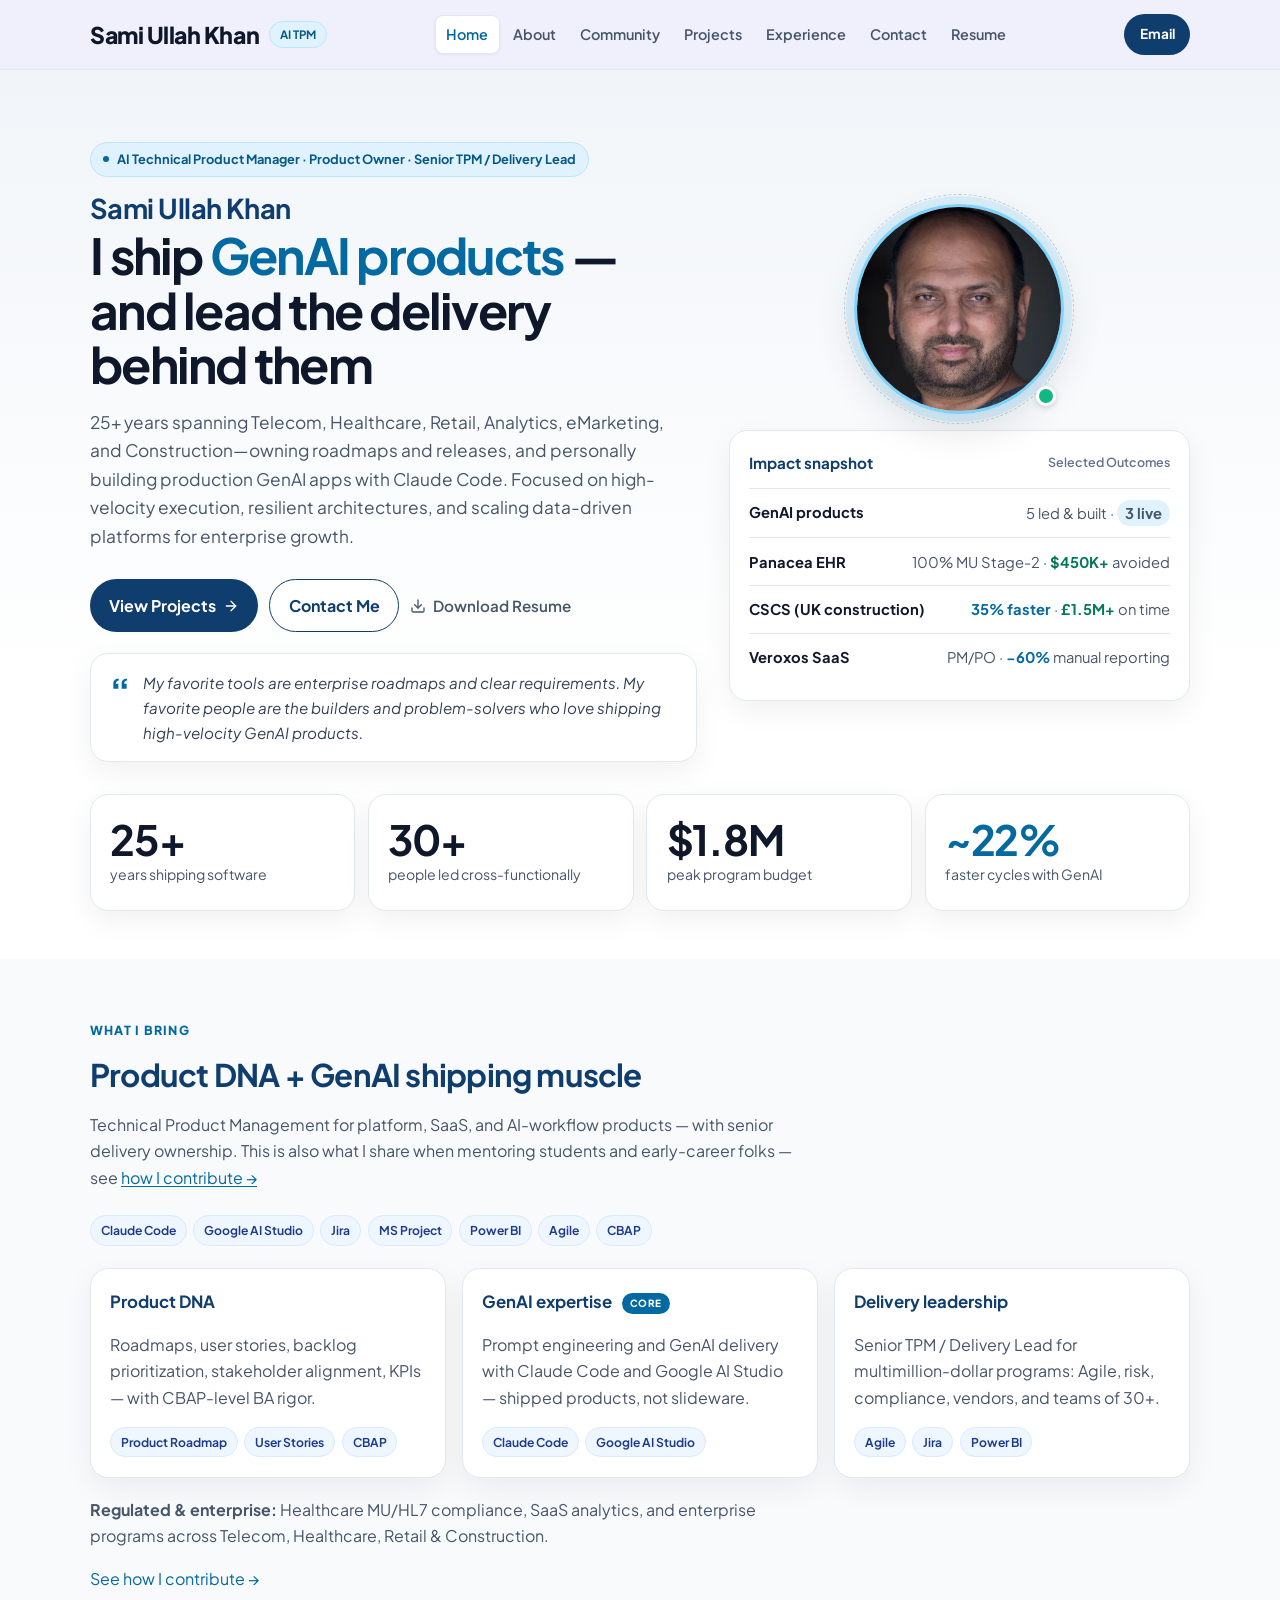
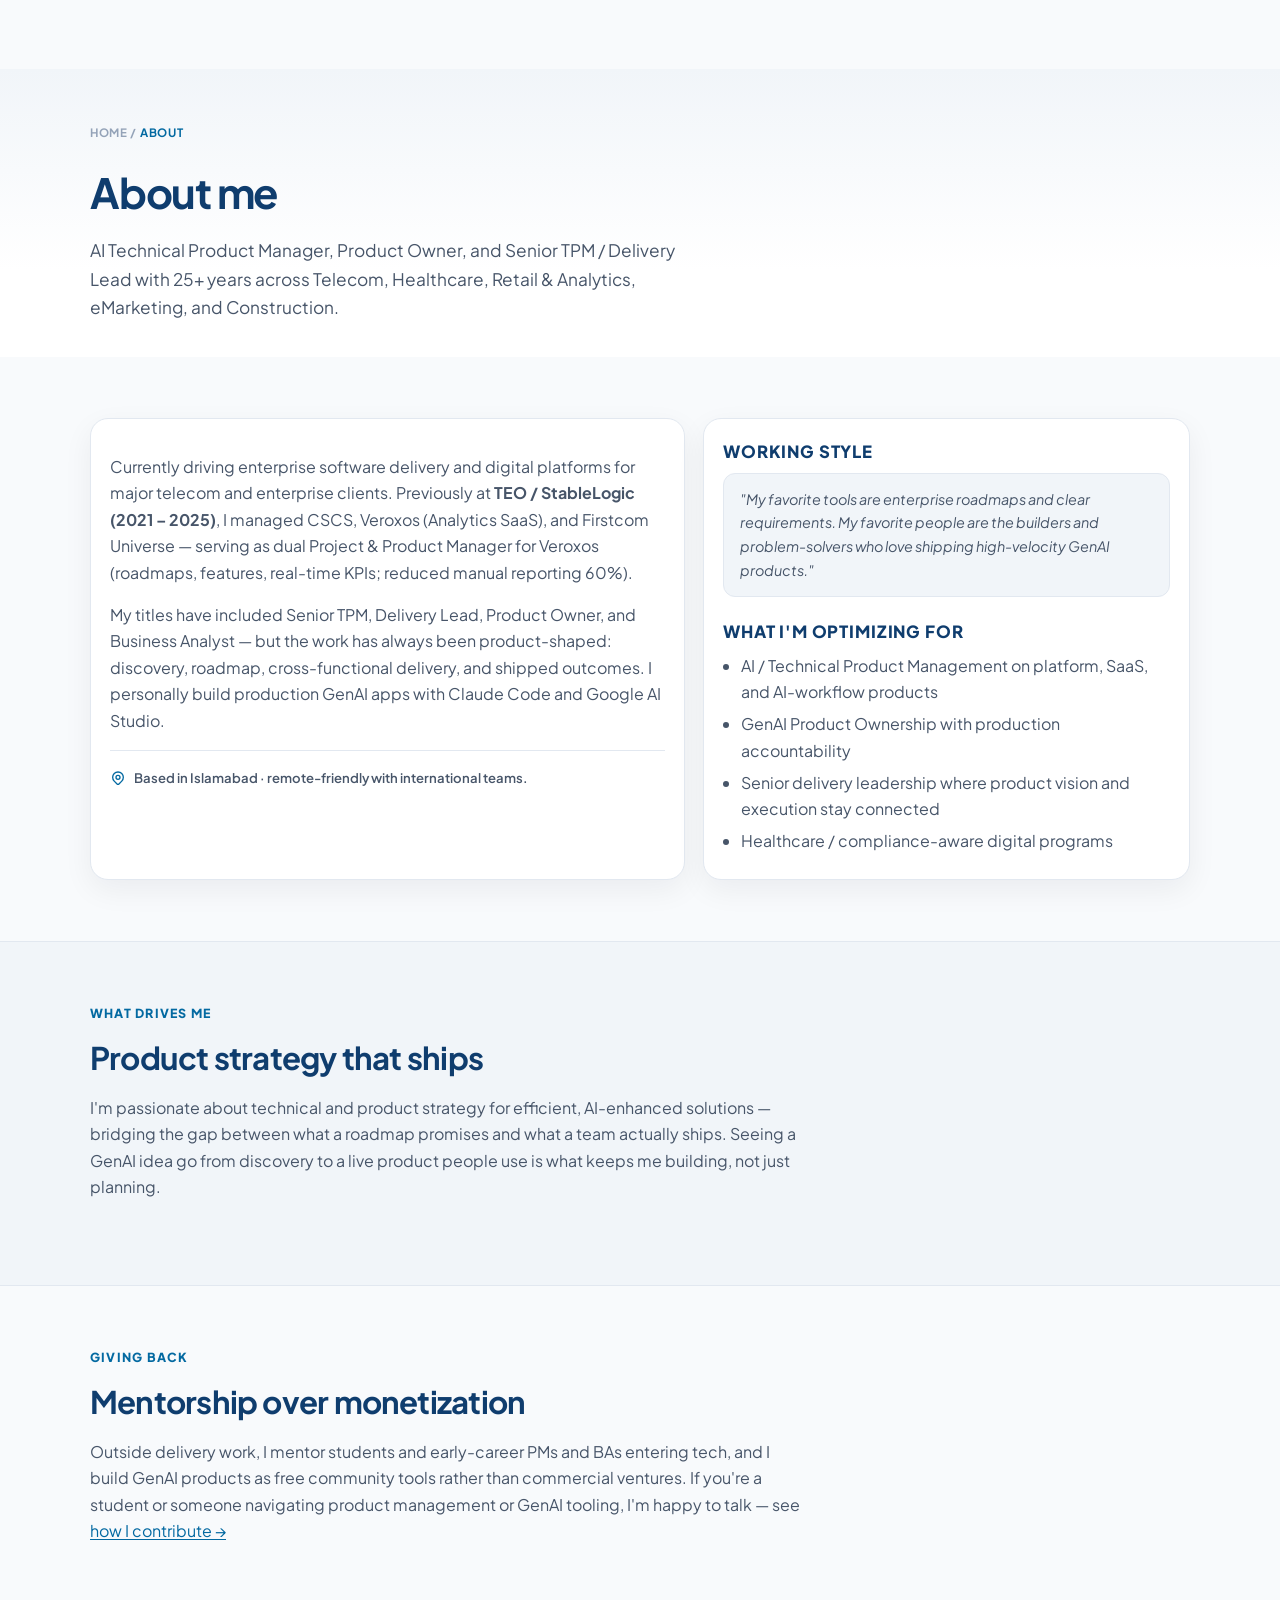
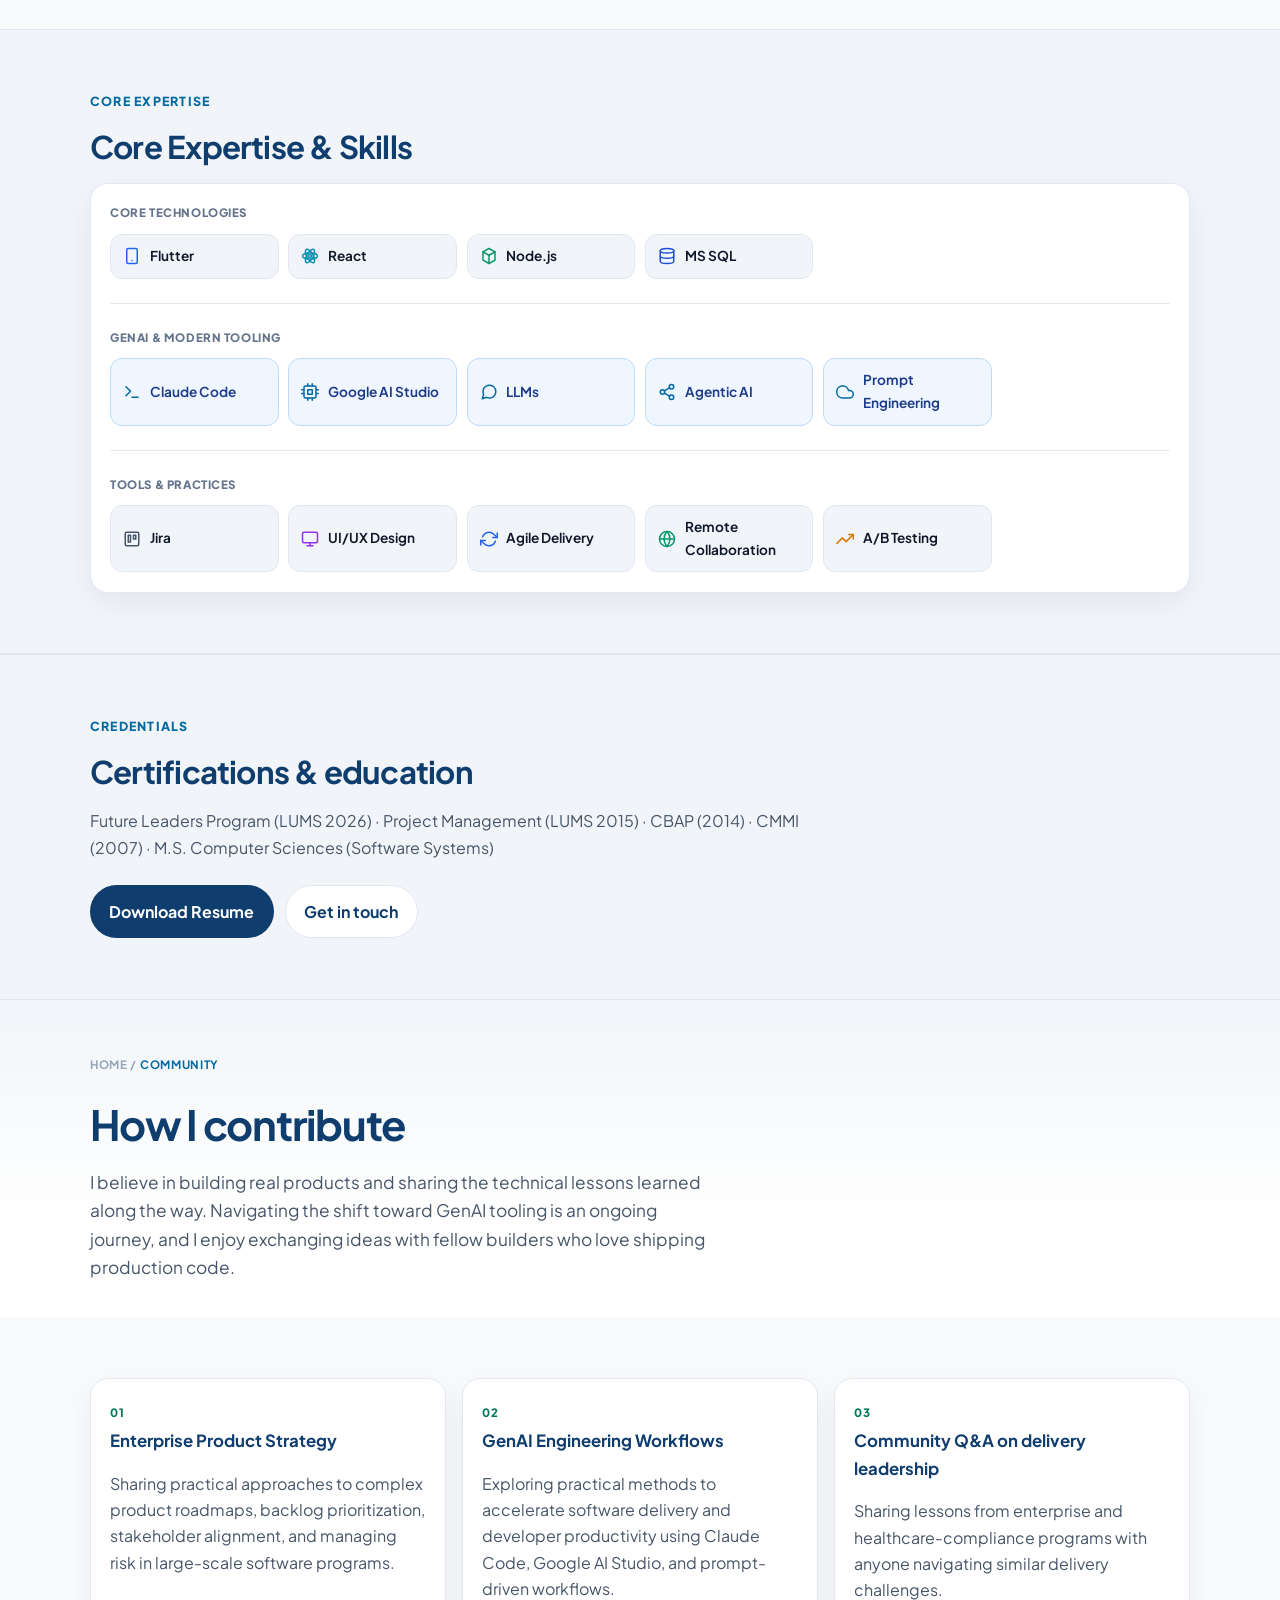
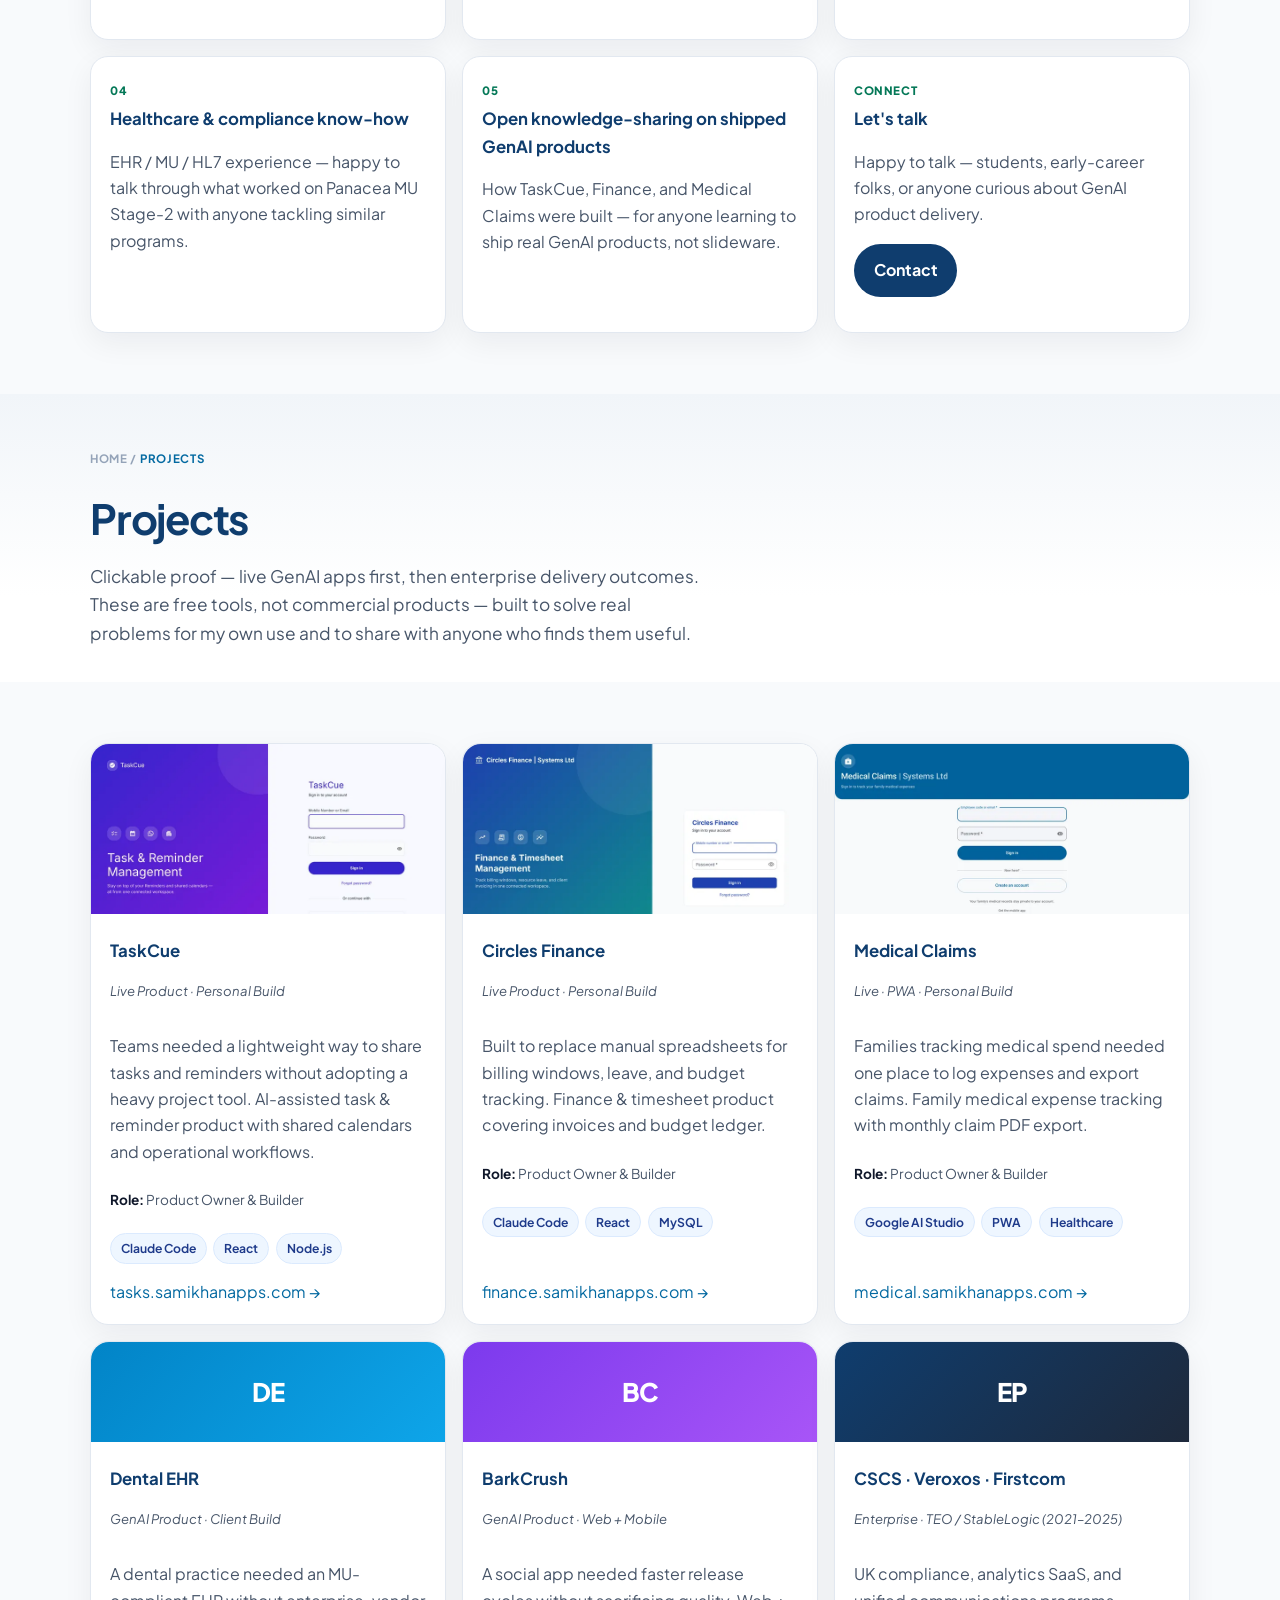
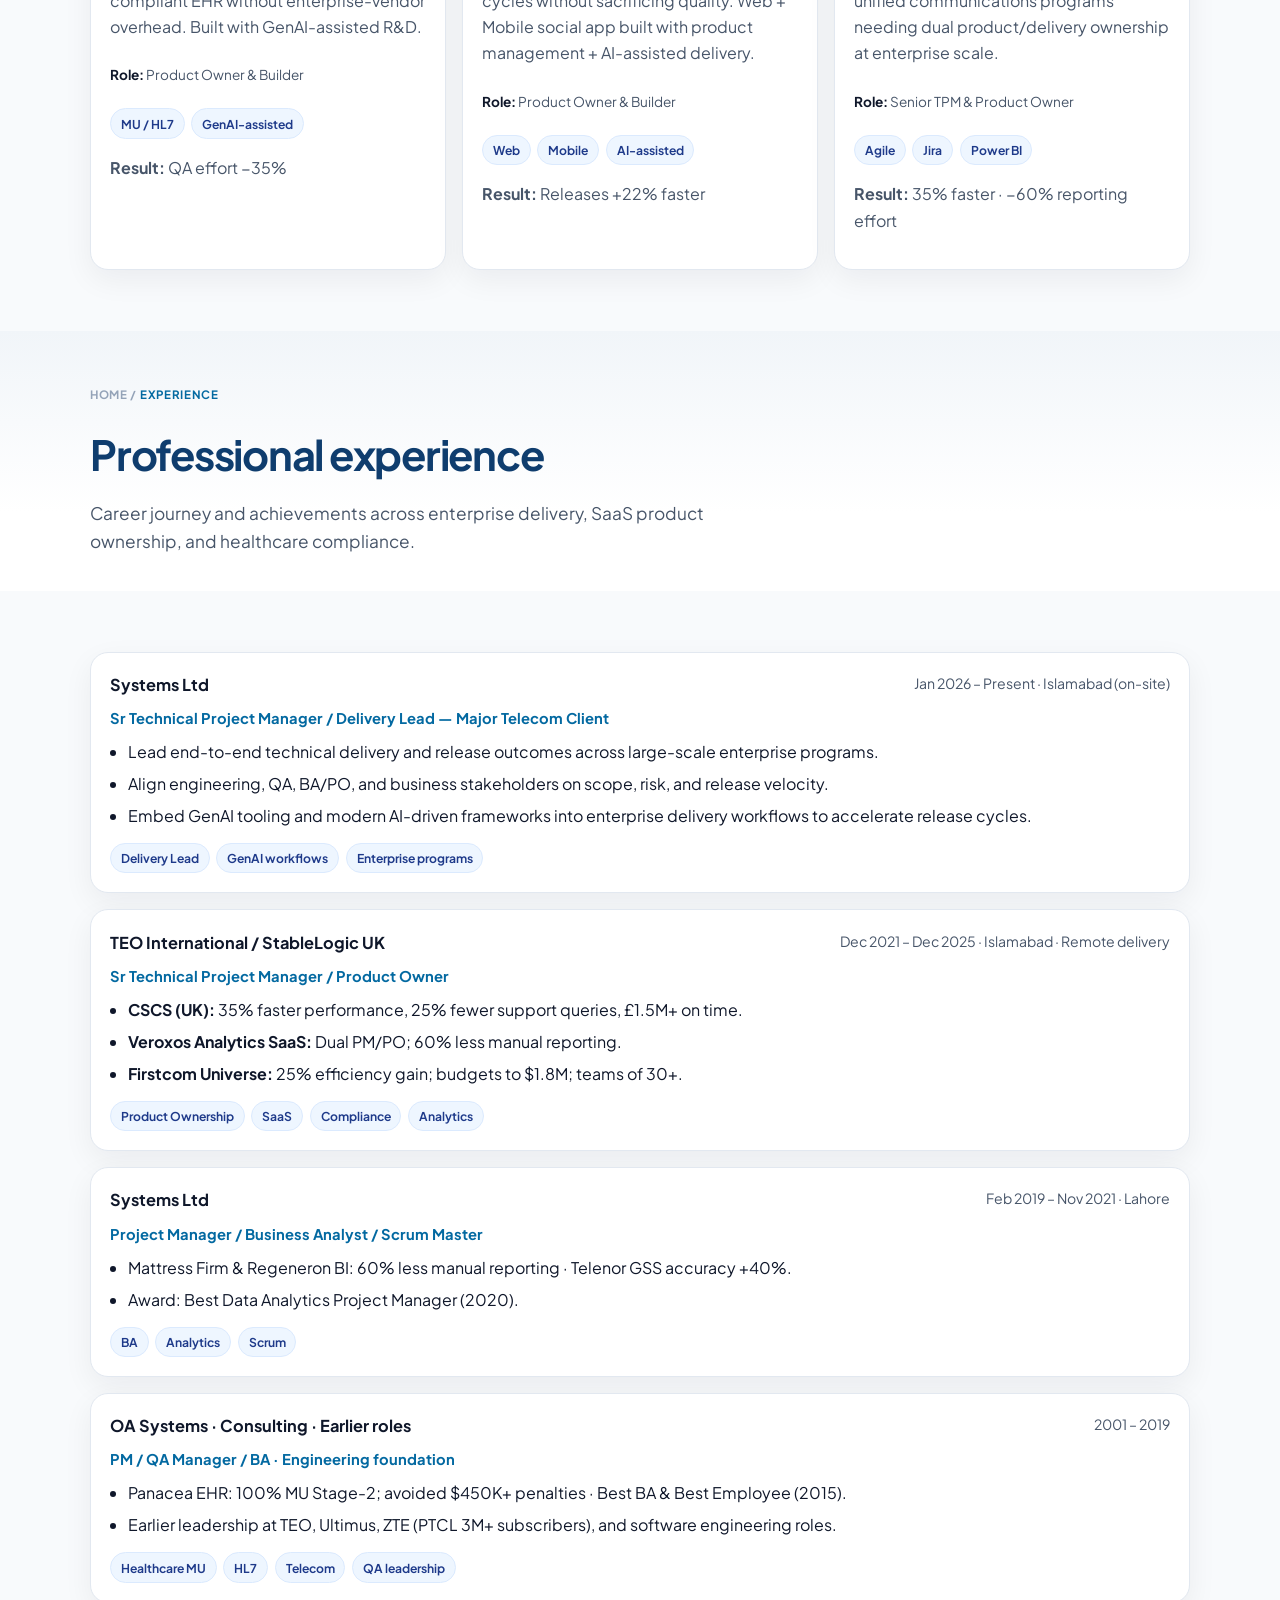
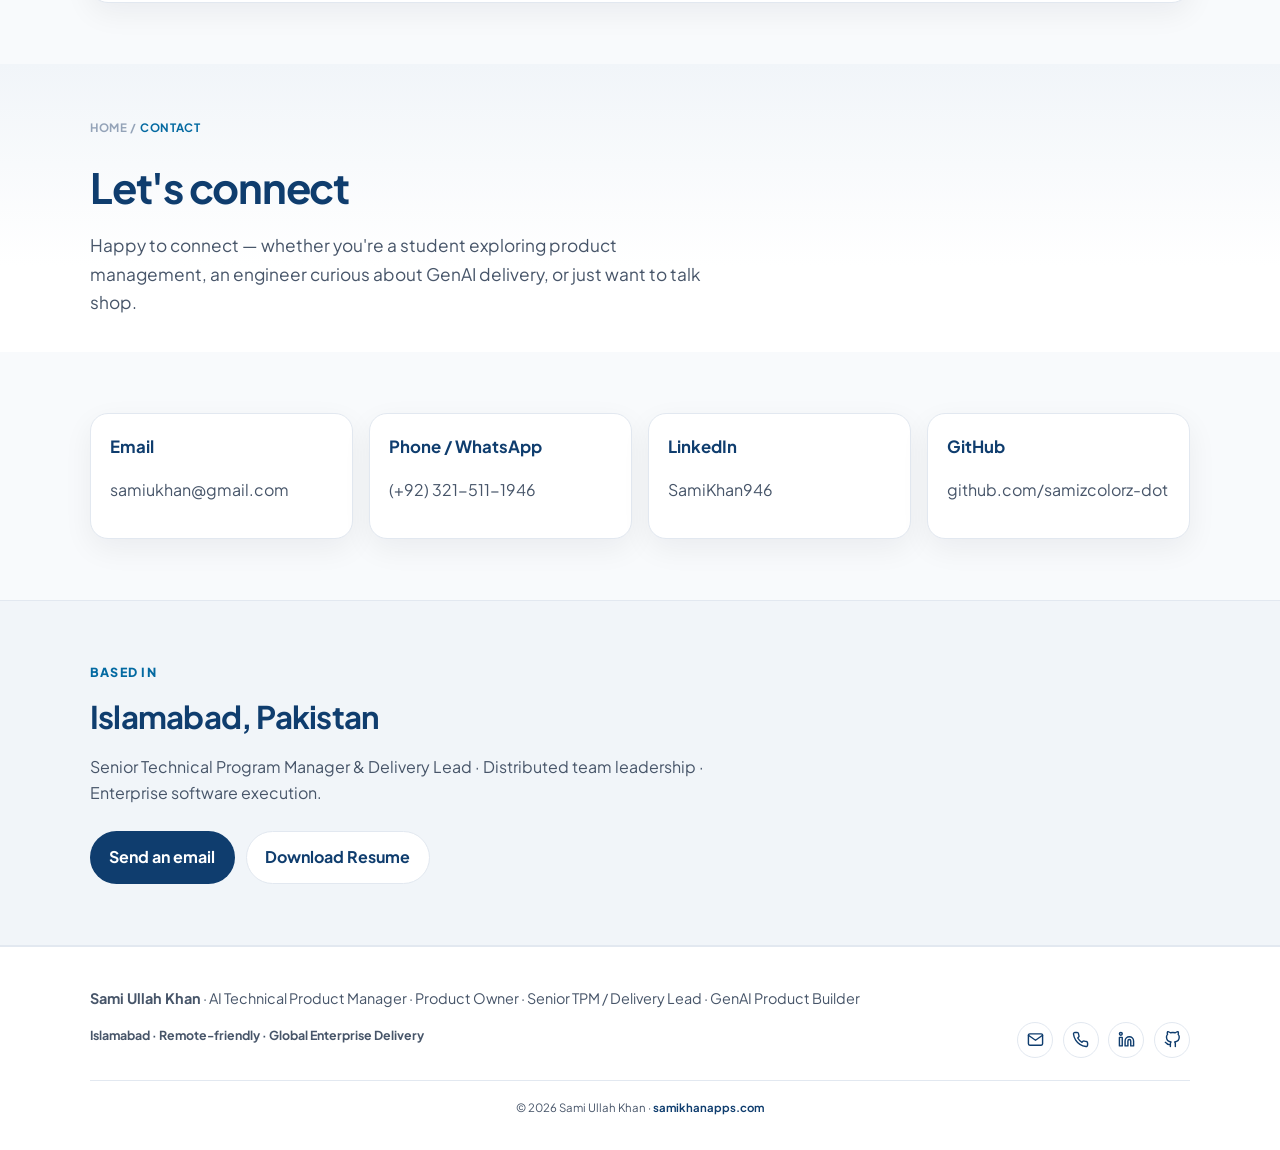
<file: index.html>
<!DOCTYPE html>
<html lang="en">
<head>
<meta charset="utf-8"/>
<meta name="viewport" content="width=device-width, initial-scale=1"/>

<!-- Google tag (gtag.js) -->
<script async src="https://www.googletagmanager.com/gtag/js?id=G-M1FZ3T3WGR"></script>
<script>
  window.dataLayer = window.dataLayer || [];
  function gtag(){dataLayer.push(arguments);}
  gtag('js', new Date());

  gtag('config', 'G-M1FZ3T3WGR');
</script>

<title>Sami Ullah Khan | AI Technical Product Manager &amp; Delivery Lead</title>
<meta name="description" content="Sami Ullah Khan: Islamabad-based AI Technical Product Manager &amp; Senior TPM with 25+ years shipping GenAI, healthcare and SaaS products. Projects &amp; résumé."/>
<meta name="keywords" content="AI Technical Product Manager, GenAI Product Owner, Senior TPM, Delivery Lead, AI Product Manager, Product Owner, Claude Code, remote product manager, healthcare MU, SaaS product manager"/>
<meta name="author" content="Sami Ullah Khan"/>
<meta name="robots" content="index,follow,max-image-preview:large"/>
<meta name="theme-color" content="#f8fafc"/>
<link rel="canonical" href="https://samikhanapps.com/"/>

<!-- Open Graph -->
<meta property="og:type" content="website"/>
<meta property="og:locale" content="en_US"/>
<meta property="og:site_name" content="Sami Ullah Khan"/>
<meta property="og:title" content="Sami Ullah Khan | AI Technical Product Manager &amp; Delivery Lead"/>
<meta property="og:description" content="Sami Ullah Khan: Islamabad-based AI Technical Product Manager &amp; Senior TPM with 25+ years shipping GenAI, healthcare and SaaS products. Projects &amp; résumé."/>
<meta property="og:url" content="https://samikhanapps.com/"/>
<meta property="og:image" content="https://samikhanapps.com/assets/sami-ullah-khan.png"/>
<meta property="og:image:width" content="400"/>
<meta property="og:image:height" content="400"/>
<meta property="og:image:alt" content="Portrait of Sami Ullah Khan"/>

<!-- Twitter -->
<meta name="twitter:card" content="summary_large_image"/>
<meta name="twitter:title" content="Sami Ullah Khan | AI Technical Product Manager &amp; Delivery Lead"/>
<meta name="twitter:description" content="Sami Ullah Khan: Islamabad-based AI Technical Product Manager &amp; Senior TPM with 25+ years shipping GenAI, healthcare and SaaS products. Projects &amp; résumé."/>
<meta name="twitter:image" content="https://samikhanapps.com/assets/sami-ullah-khan.png"/>

<link rel="icon" href="/favicon.ico" sizes="any"/>
<link rel="icon" type="image/png" sizes="48x48" href="/assets/favicon-48.png"/>
<link rel="apple-touch-icon" href="/apple-touch-icon.png"/>
<link rel="preconnect" href="https://fonts.googleapis.com"/>
<link rel="preconnect" href="https://fonts.gstatic.com" crossorigin/>
<link rel="stylesheet" href="https://fonts.googleapis.com/css2?family=Plus+Jakarta+Sans:wght@400..800&display=swap" media="print" onload="this.media='all'"/>
<noscript><link rel="stylesheet" href="https://fonts.googleapis.com/css2?family=Plus+Jakarta+Sans:wght@400..800&display=swap"/></noscript>
<link rel="stylesheet" href="/css/styles.css?v=3"/>

<script type="application/ld+json">
{
  "@context": "https://schema.org",
  "@graph": [
    {
      "@type": "ProfilePage",
      "@id": "https://samikhanapps.com/#profilepage",
      "url": "https://samikhanapps.com/",
      "name": "Sami Ullah Khan | AI Technical Product Manager & Delivery Lead",
      "inLanguage": "en",
      "dateModified": "2026-09-27",
      "mainEntity": {
        "@id": "https://samikhanapps.com/#person"
      },
      "isPartOf": {
        "@id": "https://samikhanapps.com/#website"
      }
    },
    {
      "@type": "WebSite",
      "@id": "https://samikhanapps.com/#website",
      "url": "https://samikhanapps.com/",
      "name": "Sami Ullah Khan",
      "alternateName": [
        "SamiKhanApps",
        "Sami Khan Apps"
      ],
      "inLanguage": "en",
      "publisher": {
        "@id": "https://samikhanapps.com/#person"
      }
    },
    {
      "@type": "Person",
      "@id": "https://samikhanapps.com/#person",
      "name": "Sami Ullah Khan",
      "alternateName": [
        "Sami Khan",
        "Samiullah Khan"
      ],
      "url": "https://samikhanapps.com/",
      "image": "https://samikhanapps.com/assets/sami-ullah-khan.png",
      "email": "mailto:samiukhan@gmail.com",
      "telephone": "+92-321-511-1946",
      "jobTitle": "AI Technical Product Manager / Product Owner / Senior TPM Delivery Lead",
      "description": "AI Technical Product Manager, Product Owner and Senior TPM / Delivery Lead with 25+ years across telecom, healthcare, retail analytics, eMarketing and construction; builds GenAI products with Claude Code and Google AI Studio.",
      "worksFor": {
        "@type": "EmployeeRole",
        "roleName": "Senior Technical Project Manager | AI-Driven Development & Delivery Lead",
        "startDate": "2026-01",
        "worksFor": {
          "@type": "Organization",
          "@id": "https://samikhanapps.com/#org-systems-limited",
          "name": "Systems Limited",
          "url": "https://www.systemsltd.com/"
        }
      },
      "alumniOf": [
        {
          "@type": "CollegeOrUniversity",
          "name": "Lahore University of Management Sciences (LUMS)"
        },
        {
          "@type": "OrganizationRole",
          "roleName": "Senior TPM | AI-Driven Development & Delivery",
          "startDate": "2021-12",
          "endDate": "2025-12",
          "alumniOf": {
            "@type": "Organization",
            "name": "TEO International",
            "description": "Delivery for StableLogic (UK)"
          }
        },
        {
          "@type": "OrganizationRole",
          "roleName": "Project Manager / Business Analyst / Scrum Master",
          "startDate": "2019-02",
          "endDate": "2021-11",
          "alumniOf": {
            "@type": "Organization",
            "@id": "https://samikhanapps.com/#org-systems-limited",
            "name": "Systems Limited"
          }
        }
      ],
      "hasCredential": [
        {
          "@type": "EducationalOccupationalCredential",
          "name": "Certified Business Analysis Professional (CBAP)"
        }
      ],
      "address": {
        "@type": "PostalAddress",
        "addressLocality": "Islamabad",
        "addressCountry": "PK"
      },
      "workLocation": {
        "@type": "Place",
        "name": "Islamabad, Pakistan",
        "address": {
          "@type": "PostalAddress",
          "addressLocality": "Islamabad",
          "addressCountry": "PK"
        }
      },
      "knowsAbout": [
        "AI Product Management",
        "Generative AI",
        "Technical Program Management",
        "Product Ownership",
        "Agile Delivery",
        "Healthcare Meaningful Use / HL7",
        "SaaS Analytics",
        "Claude Code",
        "Prompt Engineering"
      ],
      "sameAs": [
        "https://www.linkedin.com/in/samikhan946",
        "https://github.com/samizcolorz-dot"
      ],
      "owns": [
        {
          "@id": "https://tasks.samikhanapps.com/#app"
        },
        {
          "@id": "https://finance.samikhanapps.com/#app"
        },
        {
          "@id": "https://medical.samikhanapps.com/#app"
        }
      ]
    },
    {
      "@type": "WebApplication",
      "@id": "https://tasks.samikhanapps.com/#app",
      "name": "TaskCue",
      "url": "https://tasks.samikhanapps.com/",
      "description": "AI-assisted task and reminder app with shared calendars and operational workflows.",
      "applicationCategory": "BusinessApplication",
      "operatingSystem": "Web browser",
      "creator": {
        "@id": "https://samikhanapps.com/#person"
      }
    },
    {
      "@type": "WebApplication",
      "@id": "https://finance.samikhanapps.com/#app",
      "name": "Circles Finance",
      "url": "https://finance.samikhanapps.com/",
      "description": "Finance and timesheet app covering invoices, billing windows, leave and a budget ledger.",
      "applicationCategory": "FinanceApplication",
      "operatingSystem": "Web browser",
      "creator": {
        "@id": "https://samikhanapps.com/#person"
      }
    },
    {
      "@type": "WebApplication",
      "@id": "https://medical.samikhanapps.com/#app",
      "name": "Medical Claims",
      "url": "https://medical.samikhanapps.com/",
      "description": "Progressive web app for tracking family medical expenses and exporting monthly claim PDFs.",
      "applicationCategory": "HealthApplication",
      "operatingSystem": "Web browser",
      "creator": {
        "@id": "https://samikhanapps.com/#person"
      }
    }
  ]
}
</script>
</head>
<body>
<header class="nav"><div class="wrap nav-inner">
  <div class="brand-group"><a class="logo" href="#home">Sami Ullah Khan</a><span class="badge-pill">AI TPM</span></div>
  <button class="menu-btn" type="button" aria-label="Toggle menu" aria-expanded="false" aria-controls="nav-links" onclick="var n=document.getElementById('nav-links');n.classList.toggle('open');this.setAttribute('aria-expanded', n.classList.contains('open'));">
    <svg viewBox="0 0 24 24" fill="none" stroke="currentColor" stroke-width="2" stroke-linecap="round" stroke-linejoin="round"><line x1="3" y1="6" x2="21" y2="6"/><line x1="3" y1="12" x2="21" y2="12"/><line x1="3" y1="18" x2="21" y2="18"/></svg>
  </button>
  <nav class="nav-links" id="nav-links" aria-label="Primary">
    <a href="#home" onclick="document.getElementById('nav-links').classList.remove('open')">Home</a>
    <a href="#about" onclick="document.getElementById('nav-links').classList.remove('open')">About</a>
    <a href="#community" onclick="document.getElementById('nav-links').classList.remove('open')">Community</a>
    <a href="#projects" onclick="document.getElementById('nav-links').classList.remove('open')">Projects</a>
    <a href="#experience" onclick="document.getElementById('nav-links').classList.remove('open')">Experience</a>
    <a href="#contact" onclick="document.getElementById('nav-links').classList.remove('open')">Contact</a>
    <a href="/assets/Sami-Ullah-Khan-Resume.pdf" download="Sami-Ullah-Khan-Resume.pdf">Resume</a>
  </nav>
  <a class="btn btn-primary nav-cta" href="mailto:samiukhan@gmail.com" style="padding:.5rem .9rem;font-size:.85rem">Email</a>
</div></header>

<main id="top">
<div id="home">
<section class="hero"><div class="wrap hero-grid">
  <div>
    <div class="kicker">AI Technical Product Manager · Product Owner · Senior TPM / Delivery Lead</div>
    <h1><span class="h1-name">Sami Ullah Khan<span class="sr-only"> — </span></span>I ship <em>GenAI products</em> — and lead the delivery behind them</h1>
    <p class="lead">25+ years spanning Telecom, Healthcare, Retail, Analytics, eMarketing, and Construction—owning roadmaps and releases, and personally building production GenAI apps with Claude Code. Focused on high-velocity execution, resilient architectures, and scaling data-driven platforms for enterprise growth.</p>
    <div class="actions">
      <a class="btn btn-primary" href="#projects">View Projects <svg viewBox="0 0 24 24" fill="none" stroke="currentColor" stroke-width="2" stroke-linecap="round" stroke-linejoin="round" width="16" height="16"><line x1="5" y1="12" x2="19" y2="12"/><polyline points="12 5 19 12 12 19"/></svg></a>
      <a class="btn btn-secondary" href="#contact">Contact Me</a>
      <a class="link-download" href="/assets/Sami-Ullah-Khan-Resume.pdf" download="Sami-Ullah-Khan-Resume.pdf"><svg viewBox="0 0 24 24" fill="none" stroke="currentColor" stroke-width="2" stroke-linecap="round" stroke-linejoin="round"><path d="M21 15v4a2 2 0 0 1-2 2H5a2 2 0 0 1-2-2v-4"/><polyline points="7 10 12 15 17 10"/><line x1="12" y1="15" x2="12" y2="3"/></svg>Download Resume</a>
    </div>
    <div class="quote-card">
      <svg class="quote-mark" viewBox="0 0 24 24" fill="currentColor"><path d="M9.5 7C6.5 7 4 9.5 4 12.5V19h6v-6H7c0-2 1.5-4 3.5-4V7zm10 0c-3 0-5.5 2.5-5.5 5.5V19h6v-6h-3c0-2 1.5-4 3.5-4V7z"/></svg>
      <p class="personality">My favorite tools are enterprise roadmaps and clear requirements. My favorite people are the builders and problem-solvers who love shipping high-velocity GenAI products.</p>
    </div>
  </div>
  <div class="hero-side">
    <div class="hero-photo">
      <div class="avatar-wrap">
        <picture><source srcset="/assets/sami-ullah-khan.webp" type="image/webp"/><img class="avatar" src="/assets/sami-ullah-khan.png" alt="Sami Ullah Khan, AI Technical Product Manager in Islamabad" width="210" height="210" loading="eager" fetchpriority="high"/></picture>
        <div class="avatar-ring" aria-hidden="true"></div>
        <span class="avatar-dot" aria-hidden="true"></span>
      </div>
    </div>
    <aside class="hero-card" aria-label="Impact snapshot">
      <div class="hero-card-head">
        <p class="hero-card-title">Impact snapshot</p>
        <span class="outcomes-label">Selected Outcomes</span>
      </div>
      <div class="metric"><strong>GenAI products</strong><span>5 led &amp; built · <span class="live-chip">3 live</span></span></div>
      <div class="metric"><strong>Panacea EHR</strong><span>100% MU Stage-2 · <b class="num-green">$450K+</b> avoided</span></div>
      <div class="metric"><strong>CSCS (UK construction)</strong><span><b class="num-blue">35% faster</b> · <b class="num-green">£1.5M+</b> on time</span></div>
      <div class="metric"><strong>Veroxos SaaS</strong><span>PM/PO · <b class="num-blue">−60%</b> manual reporting</span></div>
    </aside>
  </div>
</div>
<div class="wrap stats" aria-label="Key stats">
  <div class="stat"><b>25+</b><span>years shipping software</span></div>
  <div class="stat"><b>30+</b><span>people led cross-functionally</span></div>
  <div class="stat"><b>$1.8M</b><span>peak program budget</span></div>
  <div class="stat stat-accent"><b>~22%</b><span>faster cycles with GenAI</span></div>
</div>
</section>

<section><div class="wrap">
  <p class="section-kicker">What I bring</p>
  <h2>Product DNA + GenAI shipping muscle</h2>
  <p class="section-lead">Technical Product Management for platform, SaaS, and AI-workflow products — with senior delivery ownership. This is also what I share when mentoring students and early-career folks — see <a href="#community">how I contribute →</a></p>
  <div class="chips" style="margin:0 0 1.4rem">
    <span class="chip">Claude Code</span><span class="chip">Google AI Studio</span>
    <span class="chip">Jira</span><span class="chip">MS Project</span><span class="chip">Power BI</span>
    <span class="chip">Agile</span><span class="chip">CBAP</span>
  </div>
  <div class="grid-3">
    <article class="card"><h3>Product DNA</h3>
      <p>Roadmaps, user stories, backlog prioritization, stakeholder alignment, KPIs — with CBAP-level BA rigor.</p>
      <div class="chips"><span class="chip">Product Roadmap</span><span class="chip">User Stories</span><span class="chip">CBAP</span></div>
    </article>
    <article class="card"><h3>GenAI expertise <span class="core-badge">CORE</span></h3>
      <p>Prompt engineering and GenAI delivery with Claude Code and Google AI Studio — shipped products, not slideware.</p>
      <div class="chips"><span class="chip">Claude Code</span><span class="chip">Google AI Studio</span></div>
    </article>
    <article class="card"><h3>Delivery leadership</h3>
      <p>Senior TPM / Delivery Lead for multimillion-dollar programs: Agile, risk, compliance, vendors, and teams of 30+.</p>
      <div class="chips"><span class="chip">Agile</span><span class="chip">Jira</span><span class="chip">Power BI</span></div>
    </article>
  </div>
  <p class="section-lead" style="margin:1.2rem 0 0"><strong>Regulated &amp; enterprise:</strong> Healthcare MU/HL7 compliance, SaaS analytics, and enterprise programs across Telecom, Healthcare, Retail &amp; Construction.</p>
  <p style="margin-top:1rem"><a href="#community">See how I contribute →</a></p>
</div></section>
</div>

<div id="about">
<section class="page-hero"><div class="wrap">
  <p class="breadcrumb"><a href="#home">Home</a> / <span>About</span></p>
  <h2>About me</h2>
  <p class="lead">AI Technical Product Manager, Product Owner, and Senior TPM / Delivery Lead with 25+ years across Telecom, Healthcare, Retail &amp; Analytics, eMarketing, and Construction.</p>
</div></section>

<section><div class="wrap grid-2">
  <div class="card">
    <p>Currently driving enterprise software delivery and digital platforms for major telecom and enterprise clients. Previously at <strong>TEO / StableLogic (2021 – 2025)</strong>, I managed CSCS, Veroxos (Analytics SaaS), and Firstcom Universe — serving as dual Project &amp; Product Manager for Veroxos (roadmaps, features, real-time KPIs; reduced manual reporting 60%).</p>
    <p>My titles have included Senior TPM, Delivery Lead, Product Owner, and Business Analyst — but the work has always been product-shaped: discovery, roadmap, cross-functional delivery, and shipped outcomes. I personally build production GenAI apps with Claude Code and Google AI Studio.</p>
    <div class="card-footnote">
      <svg viewBox="0 0 24 24" fill="none" stroke="currentColor" stroke-width="2" stroke-linecap="round" stroke-linejoin="round"><path d="M17.657 16.657L13.414 20.9a1.998 1.998 0 01-2.827 0l-4.244-4.243a8 8 0 1111.314 0z"/><path d="M15 11a3 3 0 11-6 0 3 3 0 016 0z"/></svg>
      <span>Based in Islamabad · remote-friendly with international teams.</span>
    </div>
  </div>
  <div class="card">
    <h3 class="mini-label">Working style</h3>
    <p class="quote-box">"My favorite tools are enterprise roadmaps and clear requirements. My favorite people are the builders and problem-solvers who love shipping high-velocity GenAI products."</p>
    <h3 class="mini-label">What I'm optimizing for</h3>
    <ul class="list">
      <li>AI / Technical Product Management on platform, SaaS, and AI-workflow products</li>
      <li>GenAI Product Ownership with production accountability</li>
      <li>Senior delivery leadership where product vision and execution stay connected</li>
      <li>Healthcare / compliance-aware digital programs</li>
    </ul>
  </div>
</div></section>

<section class="alt"><div class="wrap">
  <p class="section-kicker">What drives me</p>
  <h2>Product strategy that ships</h2>
  <p class="section-lead">I'm passionate about technical and product strategy for efficient, AI-enhanced solutions — bridging the gap between what a roadmap promises and what a team actually ships. Seeing a GenAI idea go from discovery to a live product people use is what keeps me building, not just planning.</p>
</div></section>

<section><div class="wrap">
  <p class="section-kicker">Giving back</p>
  <h2>Mentorship over monetization</h2>
  <p class="section-lead">Outside delivery work, I mentor students and early-career PMs and BAs entering tech, and I build GenAI products as free community tools rather than commercial ventures. If you're a student or someone navigating product management or GenAI tooling, I'm happy to talk — see <a href="#community">how I contribute →</a></p>
</div></section>

<section class="alt"><div class="wrap">
  <p class="section-kicker">Core expertise</p>
  <h2>Core Expertise &amp; Skills</h2>
  <div class="card">

    <div class="expertise-group">
      <h3>Core Technologies</h3>
      <div class="tile-grid">
        <div class="tile"><svg viewBox="0 0 24 24" fill="none" stroke="currentColor" stroke-width="2" stroke-linecap="round" stroke-linejoin="round" style="color:#2563eb"><rect x="5" y="2" width="14" height="20" rx="2"/><line x1="12" y1="18" x2="12.01" y2="18"/></svg>Flutter</div>
        <div class="tile"><svg viewBox="0 0 24 24" fill="none" stroke="currentColor" stroke-width="2" stroke-linecap="round" stroke-linejoin="round" style="color:#0891b2"><circle cx="12" cy="12" r="2"/><ellipse cx="12" cy="12" rx="10" ry="4.2"/><ellipse cx="12" cy="12" rx="10" ry="4.2" transform="rotate(60 12 12)"/><ellipse cx="12" cy="12" rx="10" ry="4.2" transform="rotate(120 12 12)"/></svg>React</div>
        <div class="tile"><svg viewBox="0 0 24 24" fill="none" stroke="currentColor" stroke-width="2" stroke-linecap="round" stroke-linejoin="round" style="color:#059669"><path d="M12 2l8 4.5v11L12 22l-8-4.5v-11z"/><line x1="4" y1="6.5" x2="12" y2="11"/><line x1="20" y1="6.5" x2="12" y2="11"/><line x1="12" y1="11" x2="12" y2="22"/></svg>Node.js</div>
        <div class="tile"><svg viewBox="0 0 24 24" fill="none" stroke="currentColor" stroke-width="2" stroke-linecap="round" stroke-linejoin="round" style="color:#1d4ed8"><ellipse cx="12" cy="5" rx="9" ry="3"/><path d="M21 12c0 1.66-4 3-9 3s-9-1.34-9-3"/><path d="M3 5v14c0 1.66 4 3 9 3s9-1.34 9-3V5"/></svg>MS SQL</div>
      </div>
    </div>

    <div class="expertise-group">
      <h3>GenAI &amp; Modern Tooling</h3>
      <div class="tile-grid">
        <div class="tile tile-accent"><svg viewBox="0 0 24 24" fill="none" stroke="currentColor" stroke-width="2" stroke-linecap="round" stroke-linejoin="round"><polyline points="4 17 10 11 4 5"/><line x1="12" y1="19" x2="20" y2="19"/></svg>Claude Code</div>
        <div class="tile tile-accent"><svg viewBox="0 0 24 24" fill="none" stroke="currentColor" stroke-width="2" stroke-linecap="round" stroke-linejoin="round"><rect x="4" y="4" width="16" height="16" rx="2"/><rect x="9" y="9" width="6" height="6"/><line x1="9" y1="1" x2="9" y2="4"/><line x1="15" y1="1" x2="15" y2="4"/><line x1="9" y1="20" x2="9" y2="23"/><line x1="15" y1="20" x2="15" y2="23"/><line x1="20" y1="9" x2="23" y2="9"/><line x1="20" y1="14" x2="23" y2="14"/><line x1="1" y1="9" x2="4" y2="9"/><line x1="1" y1="14" x2="4" y2="14"/></svg>Google AI Studio</div>
        <div class="tile tile-accent"><svg viewBox="0 0 24 24" fill="none" stroke="currentColor" stroke-width="2" stroke-linecap="round" stroke-linejoin="round"><path d="M21 11.5a8.38 8.38 0 0 1-.9 3.8 8.5 8.5 0 0 1-7.6 4.7 8.38 8.38 0 0 1-3.8-.9L3 21l1.9-5.7a8.38 8.38 0 0 1-.9-3.8 8.5 8.5 0 0 1 4.7-7.6 8.38 8.38 0 0 1 3.8-.9h.5a8.48 8.48 0 0 1 8 8v.5z"/></svg>LLMs</div>
        <div class="tile tile-accent"><svg viewBox="0 0 24 24" fill="none" stroke="currentColor" stroke-width="2" stroke-linecap="round" stroke-linejoin="round"><circle cx="18" cy="5" r="3"/><circle cx="6" cy="12" r="3"/><circle cx="18" cy="19" r="3"/><line x1="8.59" y1="13.51" x2="15.42" y2="17.49"/><line x1="15.41" y1="6.51" x2="8.59" y2="10.49"/></svg>Agentic AI</div>
        <div class="tile tile-accent"><svg viewBox="0 0 24 24" fill="none" stroke="currentColor" stroke-width="2" stroke-linecap="round" stroke-linejoin="round"><path d="M18 10h-1.26A8 8 0 1 0 9 20h9a5 5 0 0 0 0-10z"/></svg>Prompt Engineering</div>
      </div>
    </div>

    <div class="expertise-group">
      <h3>Tools &amp; Practices</h3>
      <div class="tile-grid">
        <div class="tile"><svg viewBox="0 0 24 24" fill="none" stroke="currentColor" stroke-width="2" stroke-linecap="round" stroke-linejoin="round" style="color:#475569"><rect x="3" y="3" width="18" height="18" rx="2"/><rect x="7" y="7" width="3" height="9"/><rect x="14" y="7" width="3" height="5"/></svg>Jira</div>
        <div class="tile"><svg viewBox="0 0 24 24" fill="none" stroke="currentColor" stroke-width="2" stroke-linecap="round" stroke-linejoin="round" style="color:#9333ea"><rect x="2" y="3" width="20" height="14" rx="2"/><line x1="8" y1="21" x2="16" y2="21"/><line x1="12" y1="17" x2="12" y2="21"/></svg>UI/UX Design</div>
        <div class="tile"><svg viewBox="0 0 24 24" fill="none" stroke="currentColor" stroke-width="2" stroke-linecap="round" stroke-linejoin="round" style="color:#2563eb"><polyline points="23 4 23 10 17 10"/><polyline points="1 20 1 14 7 14"/><path d="M3.51 9a9 9 0 0 1 14.85-3.36L23 10M1 14l4.64 4.36A9 9 0 0 0 20.49 15"/></svg>Agile Delivery</div>
        <div class="tile"><svg viewBox="0 0 24 24" fill="none" stroke="currentColor" stroke-width="2" stroke-linecap="round" stroke-linejoin="round" style="color:#059669"><circle cx="12" cy="12" r="10"/><line x1="2" y1="12" x2="22" y2="12"/><path d="M12 2a15.3 15.3 0 0 1 4 10 15.3 15.3 0 0 1-4 10 15.3 15.3 0 0 1-4-10 15.3 15.3 0 0 1 4-10z"/></svg>Remote Collaboration</div>
        <div class="tile"><svg viewBox="0 0 24 24" fill="none" stroke="currentColor" stroke-width="2" stroke-linecap="round" stroke-linejoin="round" style="color:#d97706"><polyline points="23 6 13.5 15.5 8.5 10.5 1 18"/><polyline points="17 6 23 6 23 12"/></svg>A/B Testing</div>
      </div>
    </div>

  </div>
</div></section>

<section class="alt"><div class="wrap">
  <p class="section-kicker">Credentials</p>
  <h2>Certifications &amp; education</h2>
  <p class="section-lead">Future Leaders Program (LUMS 2026) · Project Management (LUMS 2015) · CBAP (2014) · CMMI (2007) · M.S. Computer Sciences (Software Systems)</p>
  <div class="actions">
    <a class="btn btn-primary" href="/assets/Sami-Ullah-Khan-Resume.pdf" download="Sami-Ullah-Khan-Resume.pdf">Download Resume</a>
    <a class="btn btn-ghost" href="#contact">Get in touch</a>
  </div>
</div></section>
</div>

<div id="community">
<section class="page-hero"><div class="wrap">
  <p class="breadcrumb"><a href="#home">Home</a> / <span>Community</span></p>
  <h2>How I contribute</h2>
  <p class="lead">I believe in building real products and sharing the technical lessons learned along the way. Navigating the shift toward GenAI tooling is an ongoing journey, and I enjoy exchanging ideas with fellow builders who love shipping production code.</p>
</div></section>

<section><div class="wrap grid-3">
  <article class="card"><div class="tag">01</div><h3>Enterprise Product Strategy</h3>
    <p>Sharing practical approaches to complex product roadmaps, backlog prioritization, stakeholder alignment, and managing risk in large-scale software programs.</p></article>
  <article class="card"><div class="tag">02</div><h3>GenAI Engineering Workflows</h3>
    <p>Exploring practical methods to accelerate software delivery and developer productivity using Claude Code, Google AI Studio, and prompt-driven workflows.</p></article>
  <article class="card"><div class="tag">03</div><h3>Community Q&amp;A on delivery leadership</h3>
    <p>Sharing lessons from enterprise and healthcare-compliance programs with anyone navigating similar delivery challenges.</p></article>
  <article class="card"><div class="tag">04</div><h3>Healthcare &amp; compliance know-how</h3>
    <p>EHR / MU / HL7 experience — happy to talk through what worked on Panacea MU Stage-2 with anyone tackling similar programs.</p></article>
  <article class="card"><div class="tag">05</div><h3>Open knowledge-sharing on shipped GenAI products</h3>
    <p>How TaskCue, Finance, and Medical Claims were built — for anyone learning to ship real GenAI products, not slideware.</p></article>
  <article class="card"><div class="tag">Connect</div><h3>Let's talk</h3>
    <p>Happy to talk — students, early-career folks, or anyone curious about GenAI product delivery.</p>
    <p style="margin-top:.8rem"><a class="btn btn-primary" href="#contact">Contact</a></p></article>
</div></section>
</div>

<div id="projects">
<section class="page-hero"><div class="wrap">
  <p class="breadcrumb"><a href="#home">Home</a> / <span>Projects</span></p>
  <h2>Projects</h2>
  <p class="lead">Clickable proof — live GenAI apps first, then enterprise delivery outcomes. These are free tools, not commercial products — built to solve real problems for my own use and to share with anyone who finds them useful.</p>
</div></section>

<section><div class="wrap grid-3">
  <article class="card proj">
    <div class="proj-banner proj-shot"><picture><source srcset="/assets/projects/taskcue-800.webp" type="image/webp"/><img src="/assets/projects/taskcue.jpg" alt="TaskCue task and reminder app built by Sami Ullah Khan (sign-in screen)" width="800" height="514" loading="lazy" decoding="async"/></picture></div>
    <h3>TaskCue</h3>
    <p class="proj-meta">Live Product · Personal Build</p>
    <p>Teams needed a lightweight way to share tasks and reminders without adopting a heavy project tool. AI-assisted task &amp; reminder product with shared calendars and operational workflows.</p>
    <p class="proj-role"><strong>Role:</strong> Product Owner &amp; Builder</p>
    <div class="chips"><span class="chip">Claude Code</span><span class="chip">React</span><span class="chip">Node.js</span></div>
    <div class="links"><a href="https://tasks.samikhanapps.com/" target="_blank" rel="noopener">tasks.samikhanapps.com →</a></div>
  </article>
  <article class="card proj">
    <div class="proj-banner proj-shot"><picture><source srcset="/assets/projects/finance-800.webp" type="image/webp"/><img src="/assets/projects/finance.jpg" alt="Circles Finance invoicing and budget app built by Sami Ullah Khan (sign-in screen)" width="800" height="514" loading="lazy" decoding="async"/></picture></div>
    <h3>Circles Finance</h3>
    <p class="proj-meta">Live Product · Personal Build</p>
    <p>Built to replace manual spreadsheets for billing windows, leave, and budget tracking. Finance &amp; timesheet product covering invoices and budget ledger.</p>
    <p class="proj-role"><strong>Role:</strong> Product Owner &amp; Builder</p>
    <div class="chips"><span class="chip">Claude Code</span><span class="chip">React</span><span class="chip">MySQL</span></div>
    <div class="links"><a href="https://finance.samikhanapps.com/" target="_blank" rel="noopener">finance.samikhanapps.com →</a></div>
  </article>
  <article class="card proj">
    <div class="proj-banner proj-shot"><picture><source srcset="/assets/projects/medical-800.webp" type="image/webp"/><img src="/assets/projects/medical.jpg" alt="Medical Claims family expense tracking PWA built by Sami Ullah Khan (sign-in screen)" width="800" height="514" loading="lazy" decoding="async"/></picture></div>
    <h3>Medical Claims</h3>
    <p class="proj-meta">Live · PWA · Personal Build</p>
    <p>Families tracking medical spend needed one place to log expenses and export claims. Family medical expense tracking with monthly claim PDF export.</p>
    <p class="proj-role"><strong>Role:</strong> Product Owner &amp; Builder</p>
    <div class="chips"><span class="chip">Google AI Studio</span><span class="chip">PWA</span><span class="chip">Healthcare</span></div>
    <div class="links"><a href="https://medical.samikhanapps.com/" target="_blank" rel="noopener">medical.samikhanapps.com →</a></div>
  </article>
  <article class="card proj">
    <div class="proj-banner" style="background:linear-gradient(135deg,#0284c7,#0ea5e9)">DE</div>
    <h3>Dental EHR</h3>
    <p class="proj-meta">GenAI Product · Client Build</p>
    <p>A dental practice needed an MU-compliant EHR without enterprise-vendor overhead. Built with GenAI-assisted R&amp;D.</p>
    <p class="proj-role"><strong>Role:</strong> Product Owner &amp; Builder</p>
    <div class="chips"><span class="chip">MU / HL7</span><span class="chip">GenAI-assisted</span></div>
    <p style="margin-top:.5rem"><strong>Result:</strong> QA effort −35%</p>
  </article>
  <article class="card proj">
    <div class="proj-banner" style="background:linear-gradient(135deg,#7c3aed,#a855f7)">BC</div>
    <h3>BarkCrush</h3>
    <p class="proj-meta">GenAI Product · Web + Mobile</p>
    <p>A social app needed faster release cycles without sacrificing quality. Web + Mobile social app built with product management + AI-assisted delivery.</p>
    <p class="proj-role"><strong>Role:</strong> Product Owner &amp; Builder</p>
    <div class="chips"><span class="chip">Web</span><span class="chip">Mobile</span><span class="chip">AI-assisted</span></div>
    <p style="margin-top:.5rem"><strong>Result:</strong> Releases +22% faster</p>
  </article>
  <article class="card proj">
    <div class="proj-banner" style="background:linear-gradient(135deg,#0f3d6e,#1e293b)">EP</div>
    <h3>CSCS · Veroxos · Firstcom</h3>
    <p class="proj-meta">Enterprise · TEO / StableLogic (2021–2025)</p>
    <p>UK compliance, analytics SaaS, and unified communications programs needing dual product/delivery ownership at enterprise scale.</p>
    <p class="proj-role"><strong>Role:</strong> Senior TPM &amp; Product Owner</p>
    <div class="chips"><span class="chip">Agile</span><span class="chip">Jira</span><span class="chip">Power BI</span></div>
    <p style="margin-top:.5rem"><strong>Result:</strong> 35% faster · −60% reporting effort</p>
  </article>
</div></section>
</div>

<div id="experience">
<section class="page-hero"><div class="wrap">
  <p class="breadcrumb"><a href="#home">Home</a> / <span>Experience</span></p>
  <h2>Professional experience</h2>
  <p class="lead">Career journey and achievements across enterprise delivery, SaaS product ownership, and healthcare compliance.</p>
</div></section>

<section><div class="wrap">
  <div class="timeline">
    <article class="job">
      <div class="job-top"><strong>Systems Ltd</strong><span class="when">Jan 2026 – Present · Islamabad (on-site)</span></div>
      <h3>Sr Technical Project Manager / Delivery Lead — Major Telecom Client</h3>
      <ul class="list">
        <li>Lead end-to-end technical delivery and release outcomes across large-scale enterprise programs.</li>
        <li>Align engineering, QA, BA/PO, and business stakeholders on scope, risk, and release velocity.</li>
        <li>Embed GenAI tooling and modern AI-driven frameworks into enterprise delivery workflows to accelerate release cycles.</li>
      </ul>
      <div class="chips"><span class="chip">Delivery Lead</span><span class="chip">GenAI workflows</span><span class="chip">Enterprise programs</span></div>
    </article>
    <article class="job">
      <div class="job-top"><strong>TEO International / StableLogic UK</strong><span class="when">Dec 2021 – Dec 2025 · Islamabad · Remote delivery</span></div>
      <h3>Sr Technical Project Manager / Product Owner</h3>
      <ul class="list">
        <li><strong>CSCS (UK):</strong> 35% faster performance, 25% fewer support queries, £1.5M+ on time.</li>
        <li><strong>Veroxos Analytics SaaS:</strong> Dual PM/PO; 60% less manual reporting.</li>
        <li><strong>Firstcom Universe:</strong> 25% efficiency gain; budgets to $1.8M; teams of 30+.</li>
      </ul>
      <div class="chips"><span class="chip">Product Ownership</span><span class="chip">SaaS</span><span class="chip">Compliance</span><span class="chip">Analytics</span></div>
    </article>
    <article class="job">
      <div class="job-top"><strong>Systems Ltd</strong><span class="when">Feb 2019 – Nov 2021 · Lahore</span></div>
      <h3>Project Manager / Business Analyst / Scrum Master</h3>
      <ul class="list">
        <li>Mattress Firm &amp; Regeneron BI: 60% less manual reporting · Telenor GSS accuracy +40%.</li>
        <li>Award: Best Data Analytics Project Manager (2020).</li>
      </ul>
      <div class="chips"><span class="chip">BA</span><span class="chip">Analytics</span><span class="chip">Scrum</span></div>
    </article>
    <article class="job">
      <div class="job-top"><strong>OA Systems · Consulting · Earlier roles</strong><span class="when">2001 – 2019</span></div>
      <h3>PM / QA Manager / BA · Engineering foundation</h3>
      <ul class="list">
        <li>Panacea EHR: 100% MU Stage-2; avoided $450K+ penalties · Best BA &amp; Best Employee (2015).</li>
        <li>Earlier leadership at TEO, Ultimus, ZTE (PTCL 3M+ subscribers), and software engineering roles.</li>
      </ul>
      <div class="chips"><span class="chip">Healthcare MU</span><span class="chip">HL7</span><span class="chip">Telecom</span><span class="chip">QA leadership</span></div>
    </article>
  </div>
</div></section>

</div>

<div id="contact">
<section class="page-hero"><div class="wrap">
  <p class="breadcrumb"><a href="#home">Home</a> / <span>Contact</span></p>
  <h2>Let's connect</h2>
  <p class="lead">Happy to connect — whether you're a student exploring product management, an engineer curious about GenAI delivery, or just want to talk shop.</p>
</div></section>

<section><div class="wrap contact">
  <a class="card" href="mailto:samiukhan@gmail.com"><h3>Email</h3><p>samiukhan@gmail.com</p></a>
  <a class="card" href="tel:+923215111946"><h3>Phone / WhatsApp</h3><p>(+92) 321-511-1946</p></a>
  <a class="card" href="https://www.linkedin.com/in/samikhan946" target="_blank" rel="me noopener"><h3>LinkedIn</h3><p>SamiKhan946</p></a>
  <a class="card" href="https://github.com/samizcolorz-dot" target="_blank" rel="me noopener"><h3>GitHub</h3><p>github.com/samizcolorz-dot</p></a>
</div></section>

<section class="alt"><div class="wrap">
  <p class="section-kicker">Based in</p>
  <h2>Islamabad, Pakistan</h2>
  <p class="section-lead">Senior Technical Program Manager &amp; Delivery Lead · Distributed team leadership ·<br/>Enterprise software execution.</p>
  <div class="actions">
    <a class="btn btn-primary" href="mailto:samiukhan@gmail.com">Send an email</a>
    <a class="btn btn-ghost" href="/assets/Sami-Ullah-Khan-Resume.pdf" download="Sami-Ullah-Khan-Resume.pdf">Download Resume</a>
  </div>
</div></section>
</div>
</main>

<footer class="footer"><div class="wrap footer-inner">
  <div>
    <p><strong>Sami Ullah Khan</strong> · AI Technical Product Manager · Product Owner · Senior TPM / Delivery Lead · GenAI Product Builder</p>
    <p class="footer-meta"><strong>Islamabad · Remote-friendly · Global Enterprise Delivery</strong></p>
  </div>
  <div class="social-row" aria-label="Social links">
    <a class="social-icon" href="mailto:samiukhan@gmail.com" aria-label="Email"><svg viewBox="0 0 24 24" fill="none" stroke="currentColor" stroke-width="2" stroke-linecap="round" stroke-linejoin="round"><path d="M4 4h16c1.1 0 2 .9 2 2v12c0 1.1-.9 2-2 2H4c-1.1 0-2-.9-2-2V6c0-1.1.9-2 2-2z"/><polyline points="22 6 12 13 2 6"/></svg></a>
    <a class="social-icon" href="tel:+923215111946" aria-label="Phone"><svg viewBox="0 0 24 24" fill="none" stroke="currentColor" stroke-width="2" stroke-linecap="round" stroke-linejoin="round"><path d="M22 16.92v3a2 2 0 0 1-2.18 2 19.79 19.79 0 0 1-8.63-3.07 19.5 19.5 0 0 1-6-6 19.79 19.79 0 0 1-3.07-8.67A2 2 0 0 1 4.11 2h3a2 2 0 0 1 2 1.72c.13.96.36 1.9.7 2.81a2 2 0 0 1-.45 2.11L8.09 9.91a16 16 0 0 0 6 6l1.27-1.27a2 2 0 0 1 2.11-.45c.91.34 1.85.57 2.81.7A2 2 0 0 1 22 16.92z"/></svg></a>
    <a class="social-icon" href="https://www.linkedin.com/in/samikhan946" target="_blank" rel="me noopener" aria-label="LinkedIn"><svg viewBox="0 0 24 24" fill="none" stroke="currentColor" stroke-width="2" stroke-linecap="round" stroke-linejoin="round"><path d="M16 8a6 6 0 0 1 6 6v7h-4v-7a2 2 0 0 0-2-2 2 2 0 0 0-2 2v7h-4v-7a6 6 0 0 1 6-6z"/><rect x="2" y="9" width="4" height="12"/><circle cx="4" cy="4" r="2"/></svg></a>
    <a class="social-icon" href="https://github.com/samizcolorz-dot" target="_blank" rel="me noopener" aria-label="GitHub"><svg viewBox="0 0 24 24" fill="none" stroke="currentColor" stroke-width="2" stroke-linecap="round" stroke-linejoin="round"><path d="M9 19c-5 1.5-5-2.5-7-3m14 6v-3.87a3.37 3.37 0 0 0-.94-2.61c3.14-.35 6.44-1.54 6.44-7A5.44 5.44 0 0 0 20 4.77 5.07 5.07 0 0 0 19.91 1S18.73.65 16 2.48a13.38 13.38 0 0 0-7 0C6.27.65 5.09 1 5.09 1A5.07 5.07 0 0 0 5 4.77a5.44 5.44 0 0 0-1.5 3.78c0 5.42 3.3 6.61 6.44 7A3.37 3.37 0 0 0 9 18.13V22"/></svg></a>
  </div>
</div>
<div class="wrap footer-bottom">
  <p class="footer-copy">© 2026 Sami Ullah Khan · <a href="https://samikhanapps.com/">samikhanapps.com</a></p>
</div>
</footer>
<script>
(function(){
  var sections = document.querySelectorAll('main > div[id]');
  var navLinks = document.querySelectorAll('.nav-links a[href^="#"]');
  var map = {};
  navLinks.forEach(function(a){ map[a.getAttribute('href').slice(1)] = a; });
  var setActive = function(id){
    navLinks.forEach(function(a){ a.classList.remove('active'); a.removeAttribute('aria-current'); });
    if (map[id]) { map[id].classList.add('active'); map[id].setAttribute('aria-current', 'page'); }
  };
  var observer = new IntersectionObserver(function(entries){
    entries.forEach(function(entry){
      if (entry.isIntersecting) setActive(entry.target.id);
    });
  }, { rootMargin: '-45% 0px -50% 0px', threshold: 0 });
  sections.forEach(function(s){ observer.observe(s); });
})();

(function(){
  document.addEventListener('click', function(e){
    var el = e.target.closest('a');
    if (!el) return;
    var href = el.getAttribute('href') || '';
    if (typeof gtag !== 'function') return;
    if (href.endsWith('Resume.pdf')) {
      gtag('event', 'resume_download', { file_name: 'Sami-Ullah-Khan-Resume.pdf' });
    } else if (href.indexOf('mailto:') === 0) {
      gtag('event', 'contact_click', { method: 'email' });
    } else if (href.indexOf('tel:') === 0) {
      gtag('event', 'contact_click', { method: 'phone' });
    } else if (href.indexOf('linkedin.com') !== -1) {
      gtag('event', 'contact_click', { method: 'linkedin' });
    } else if (href.indexOf('github.com') !== -1) {
      gtag('event', 'contact_click', { method: 'github' });
    }
  });
})();
</script>
</body>
</html>
</file>
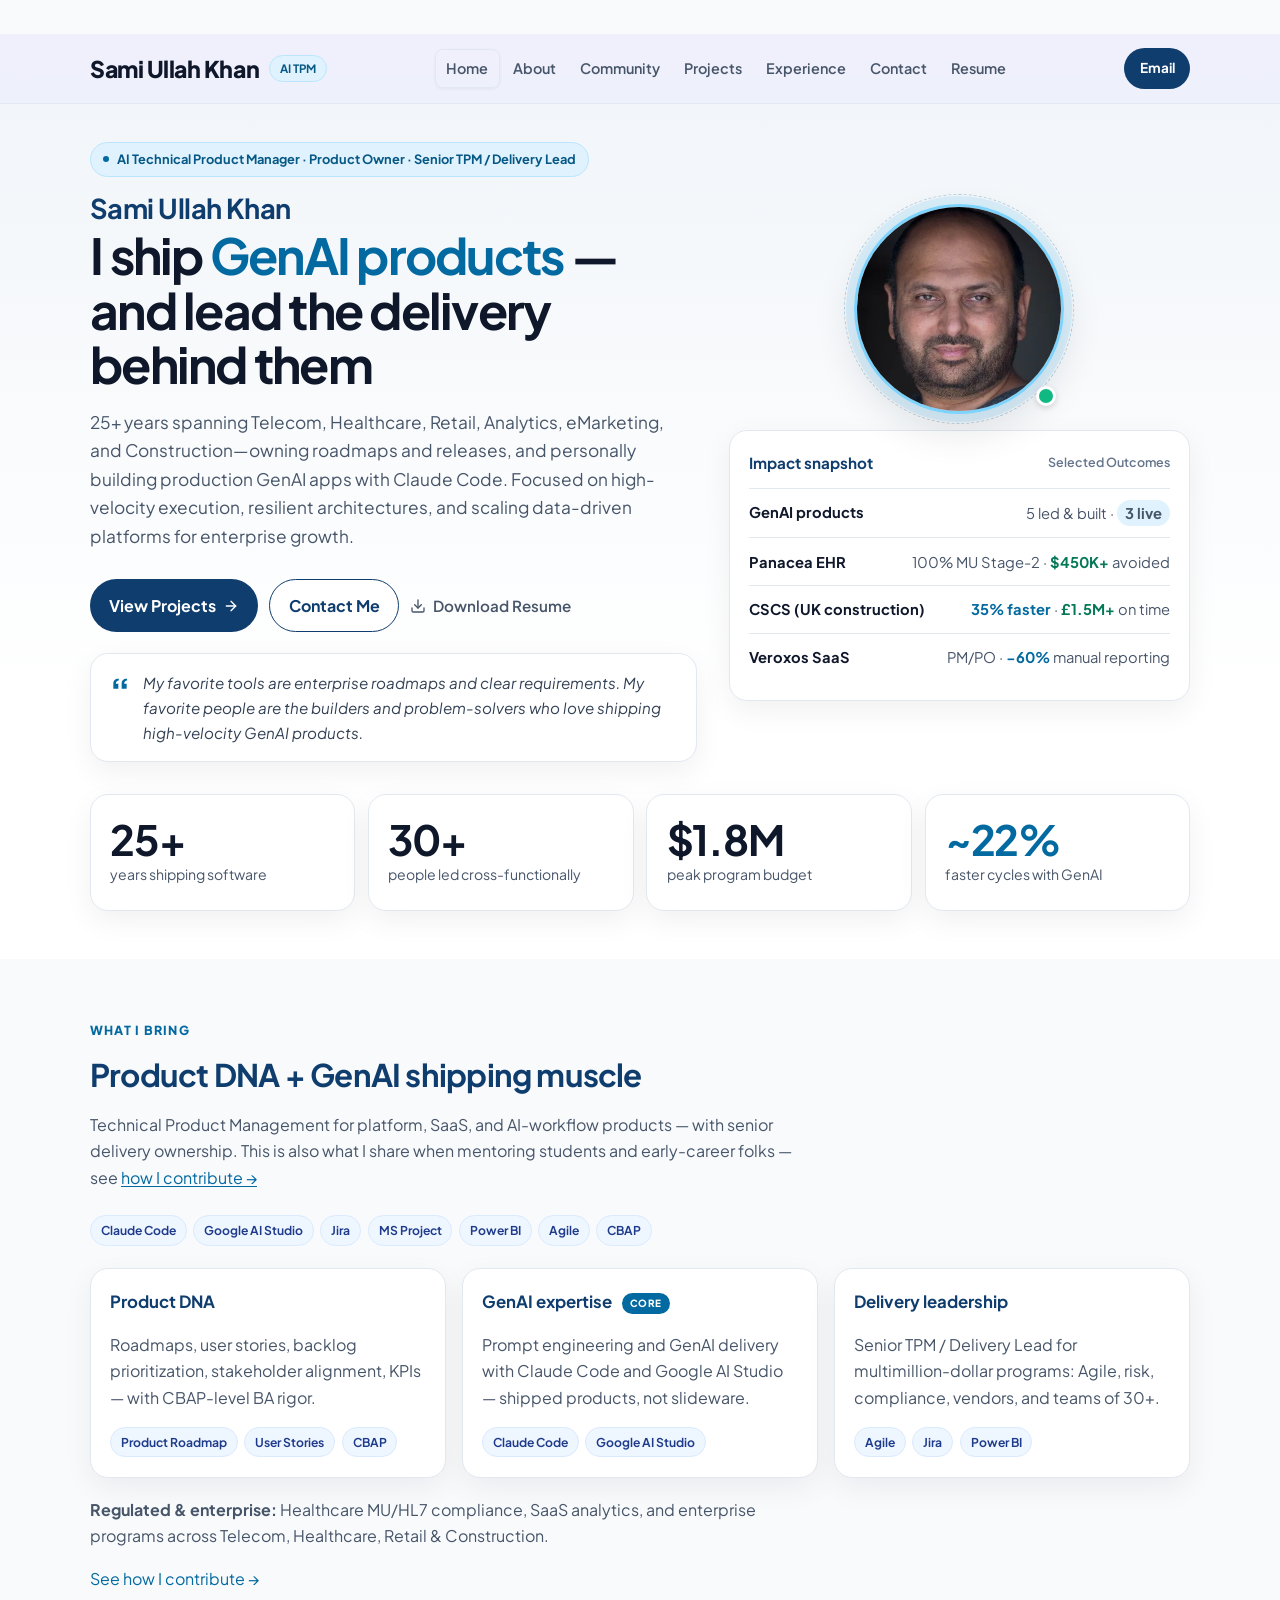
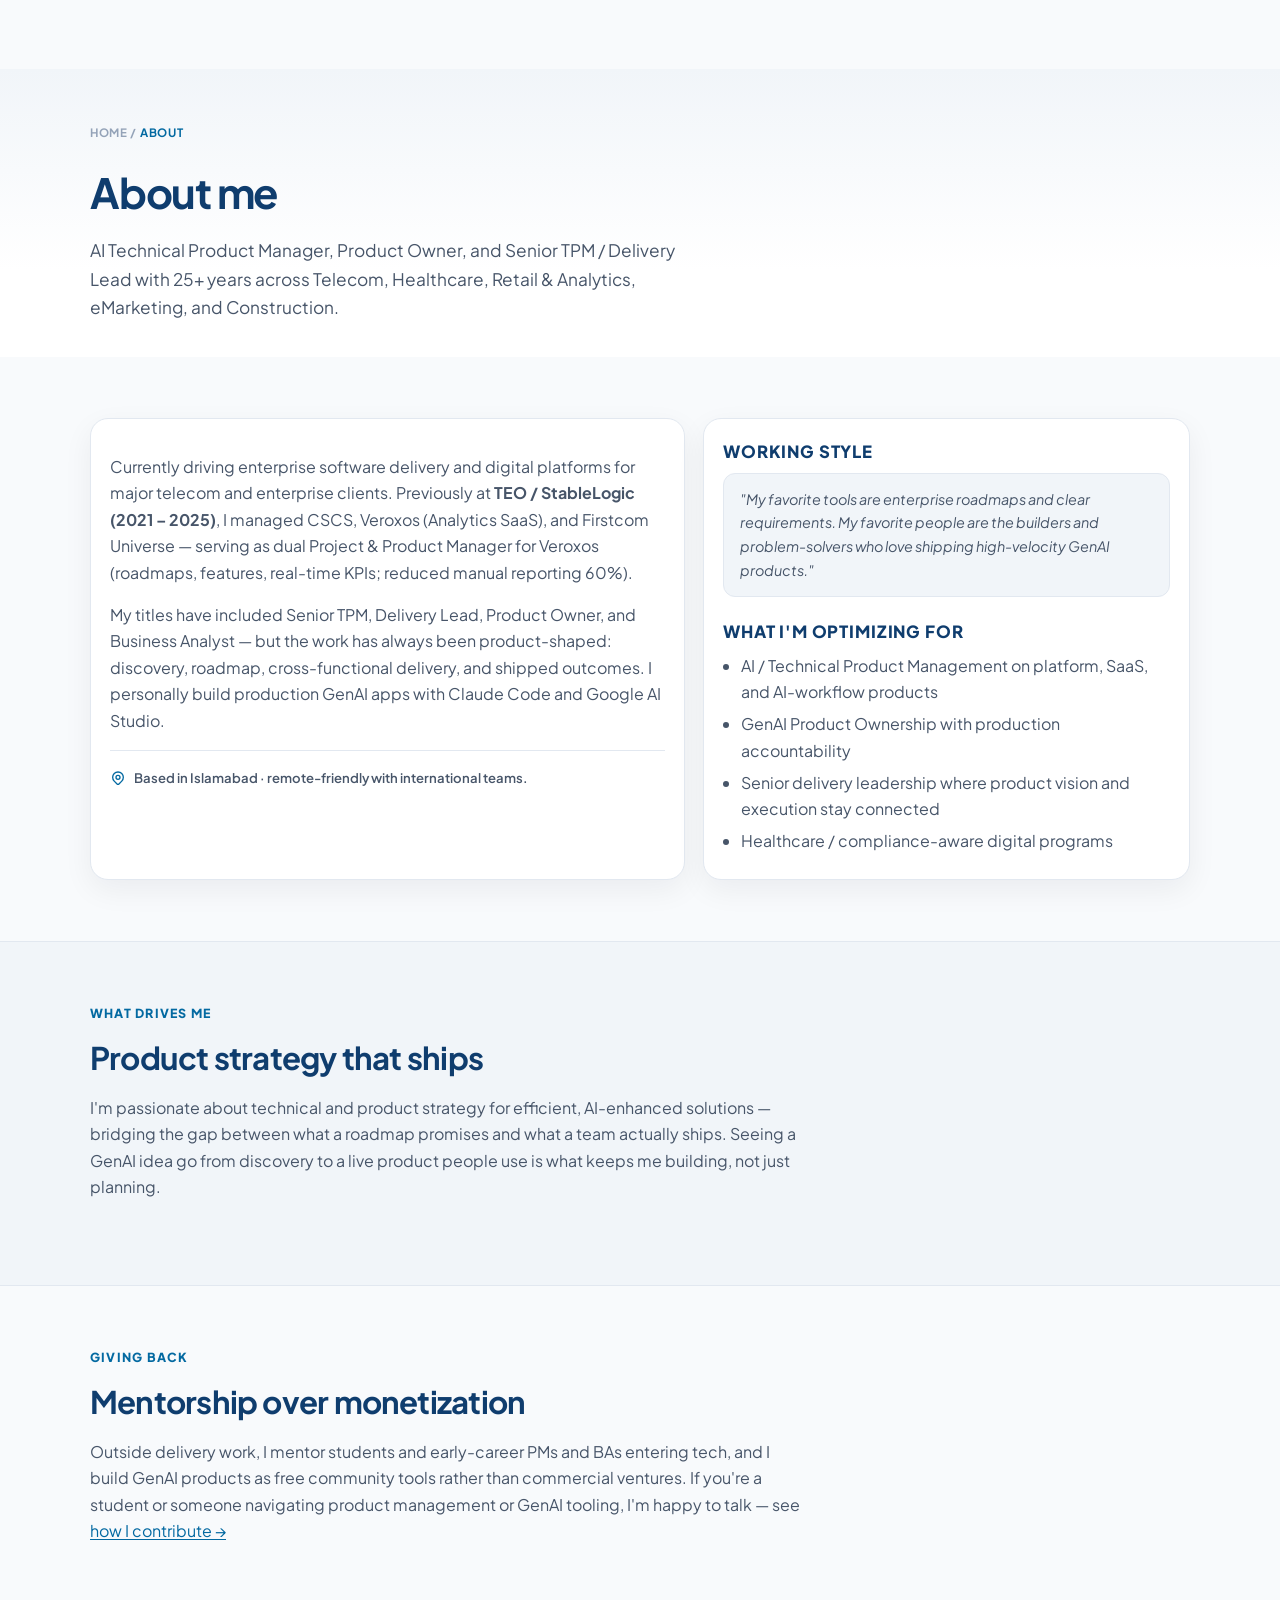
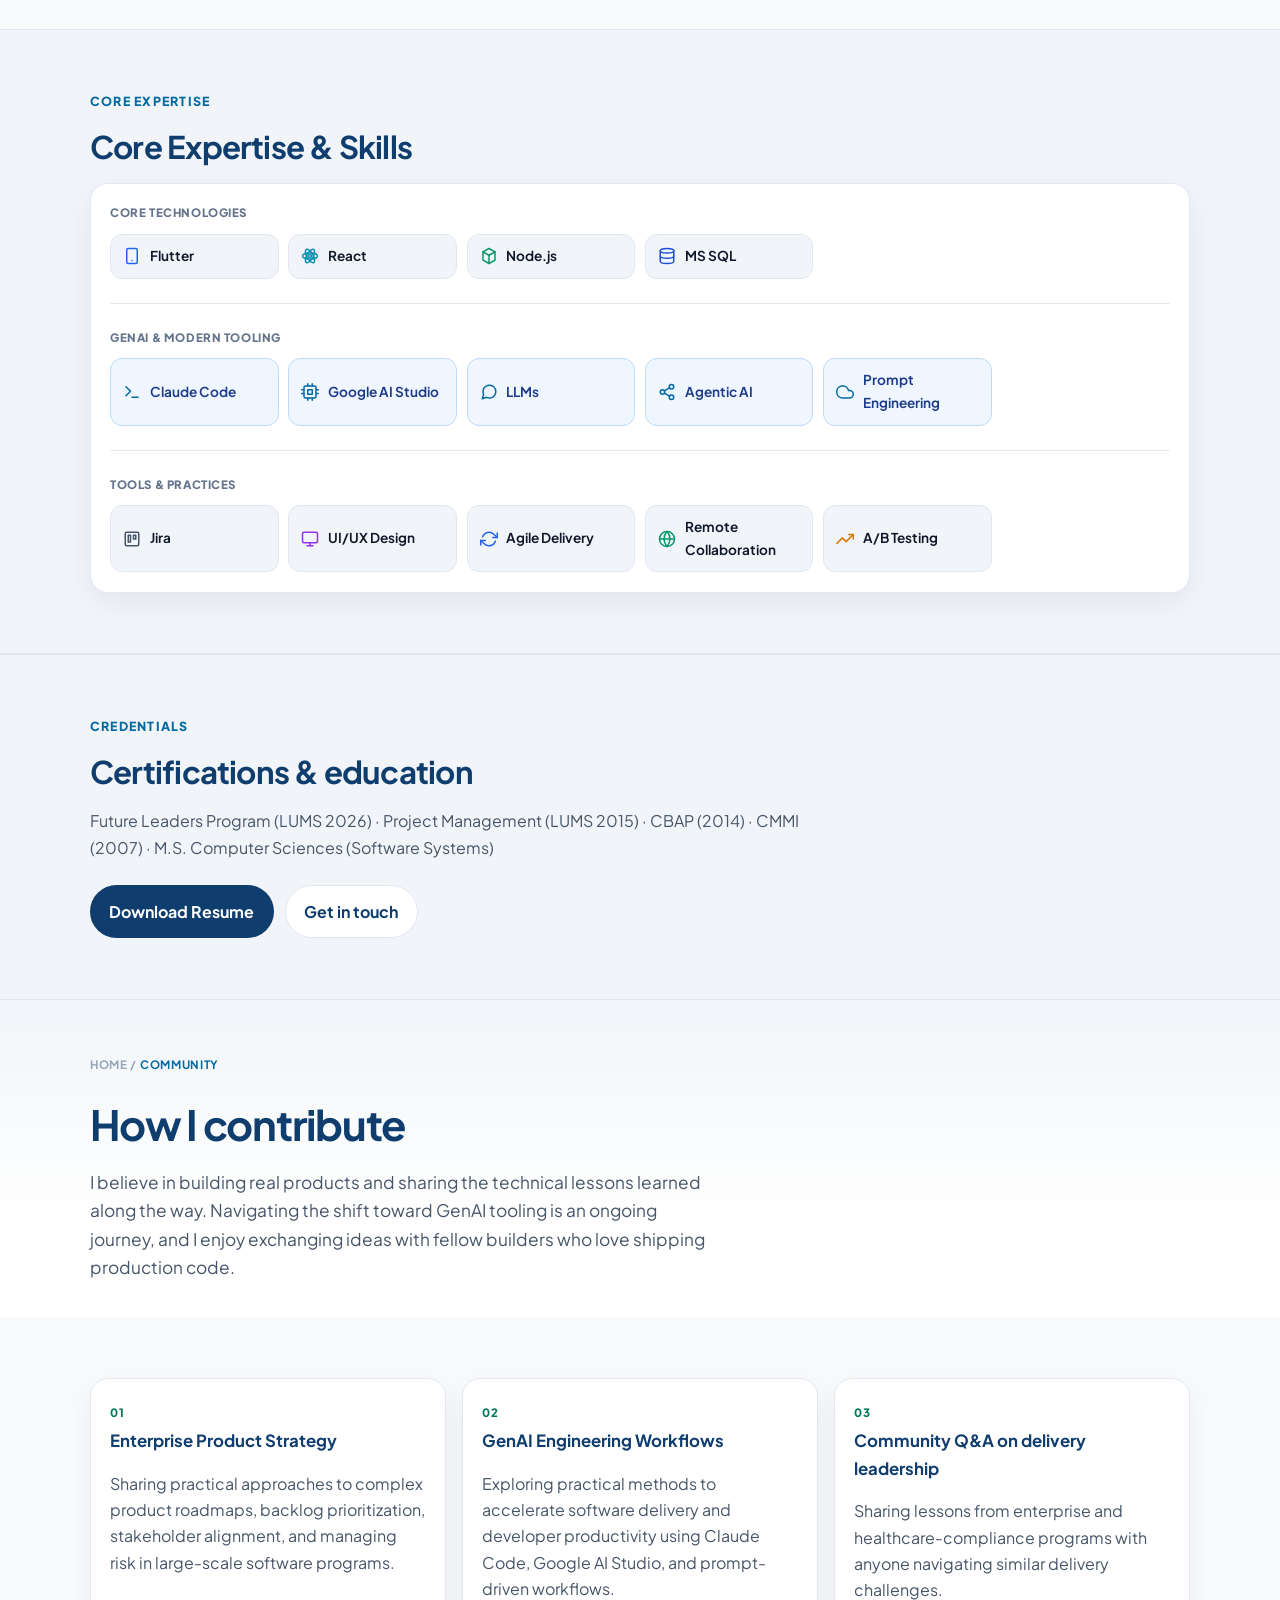
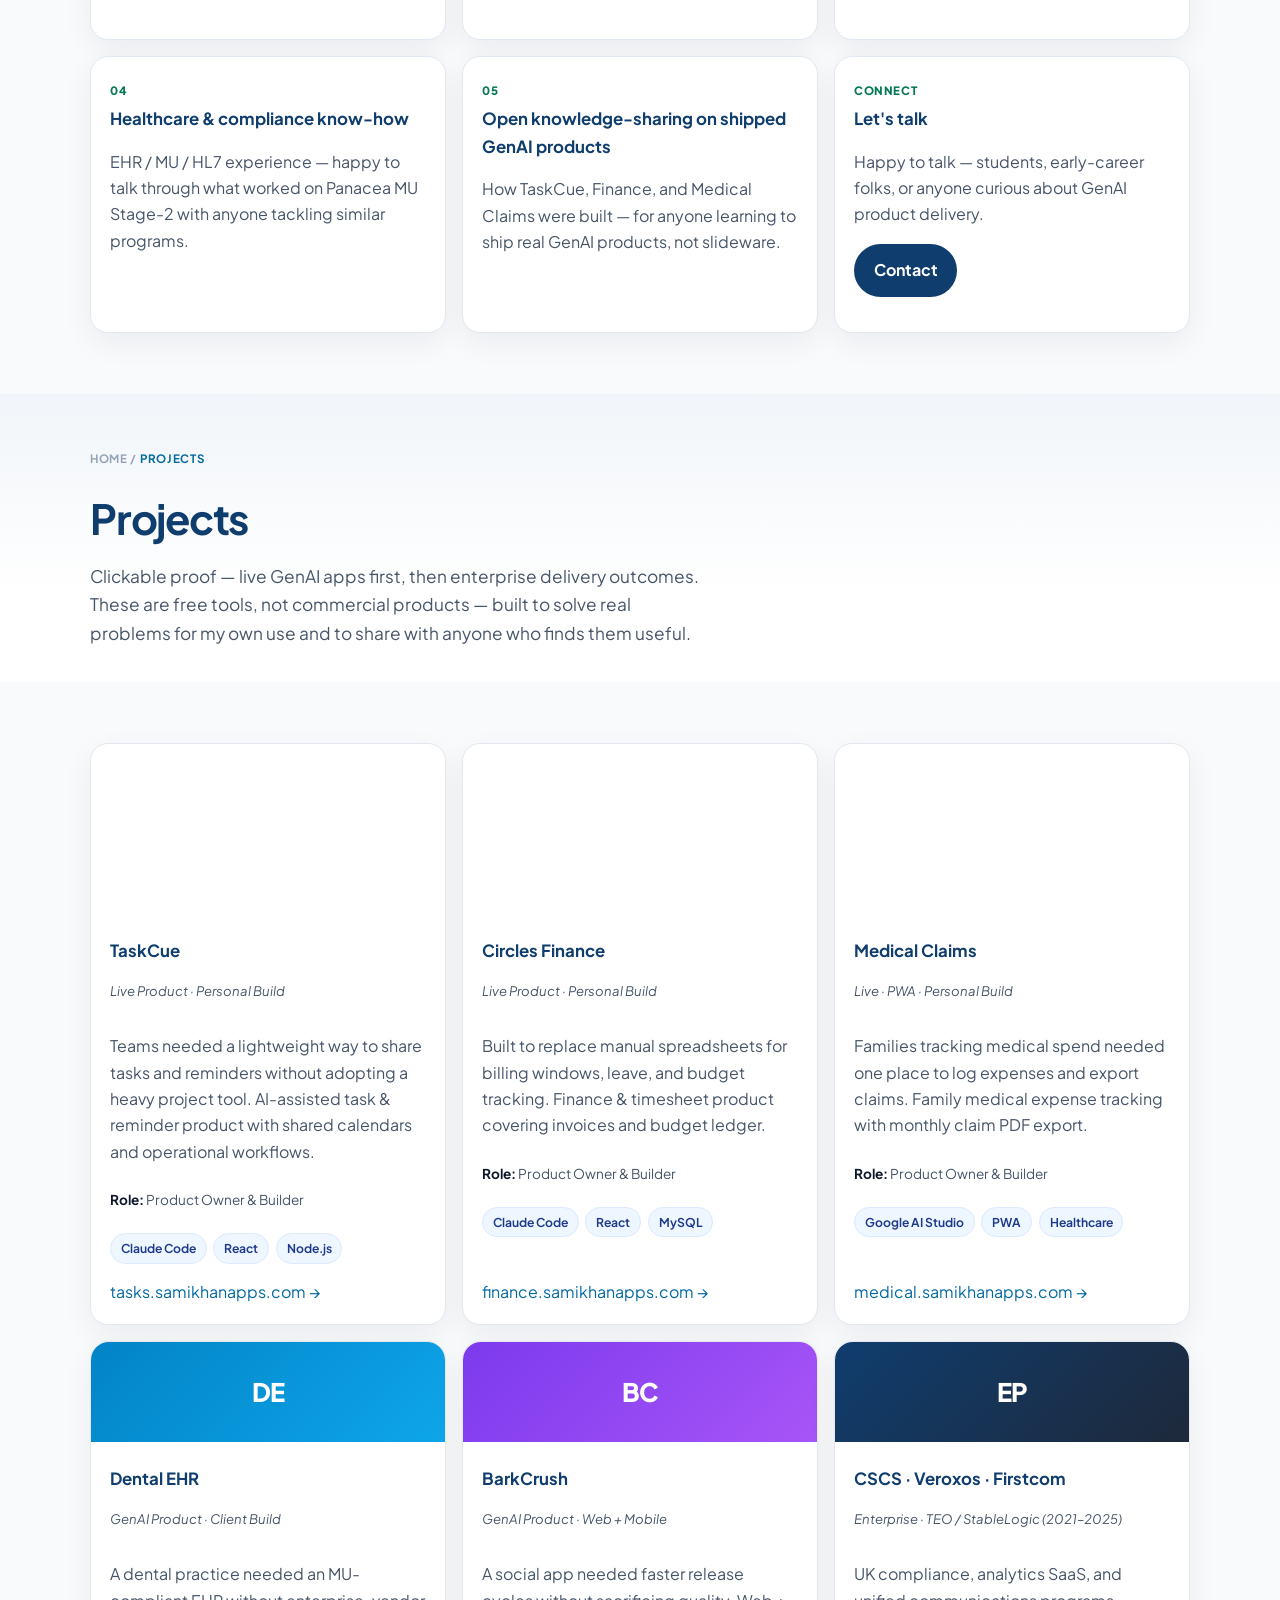
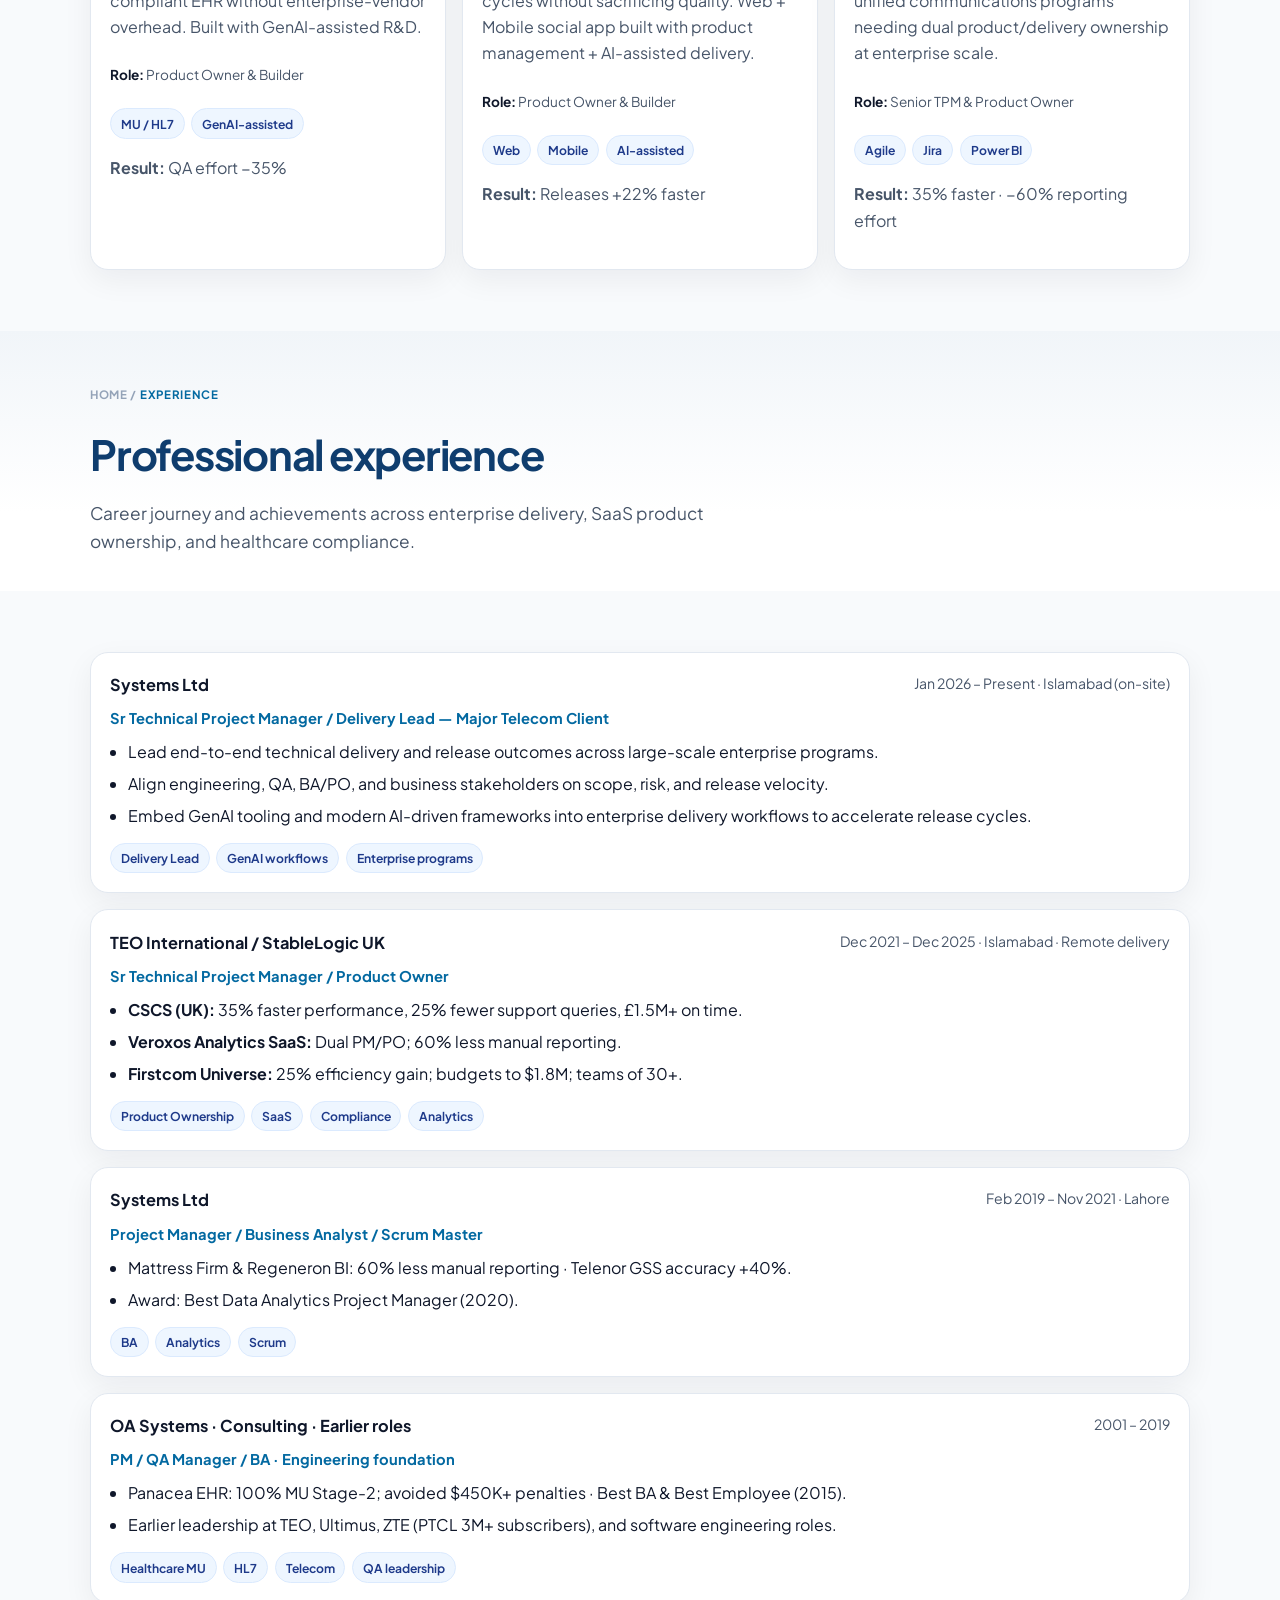
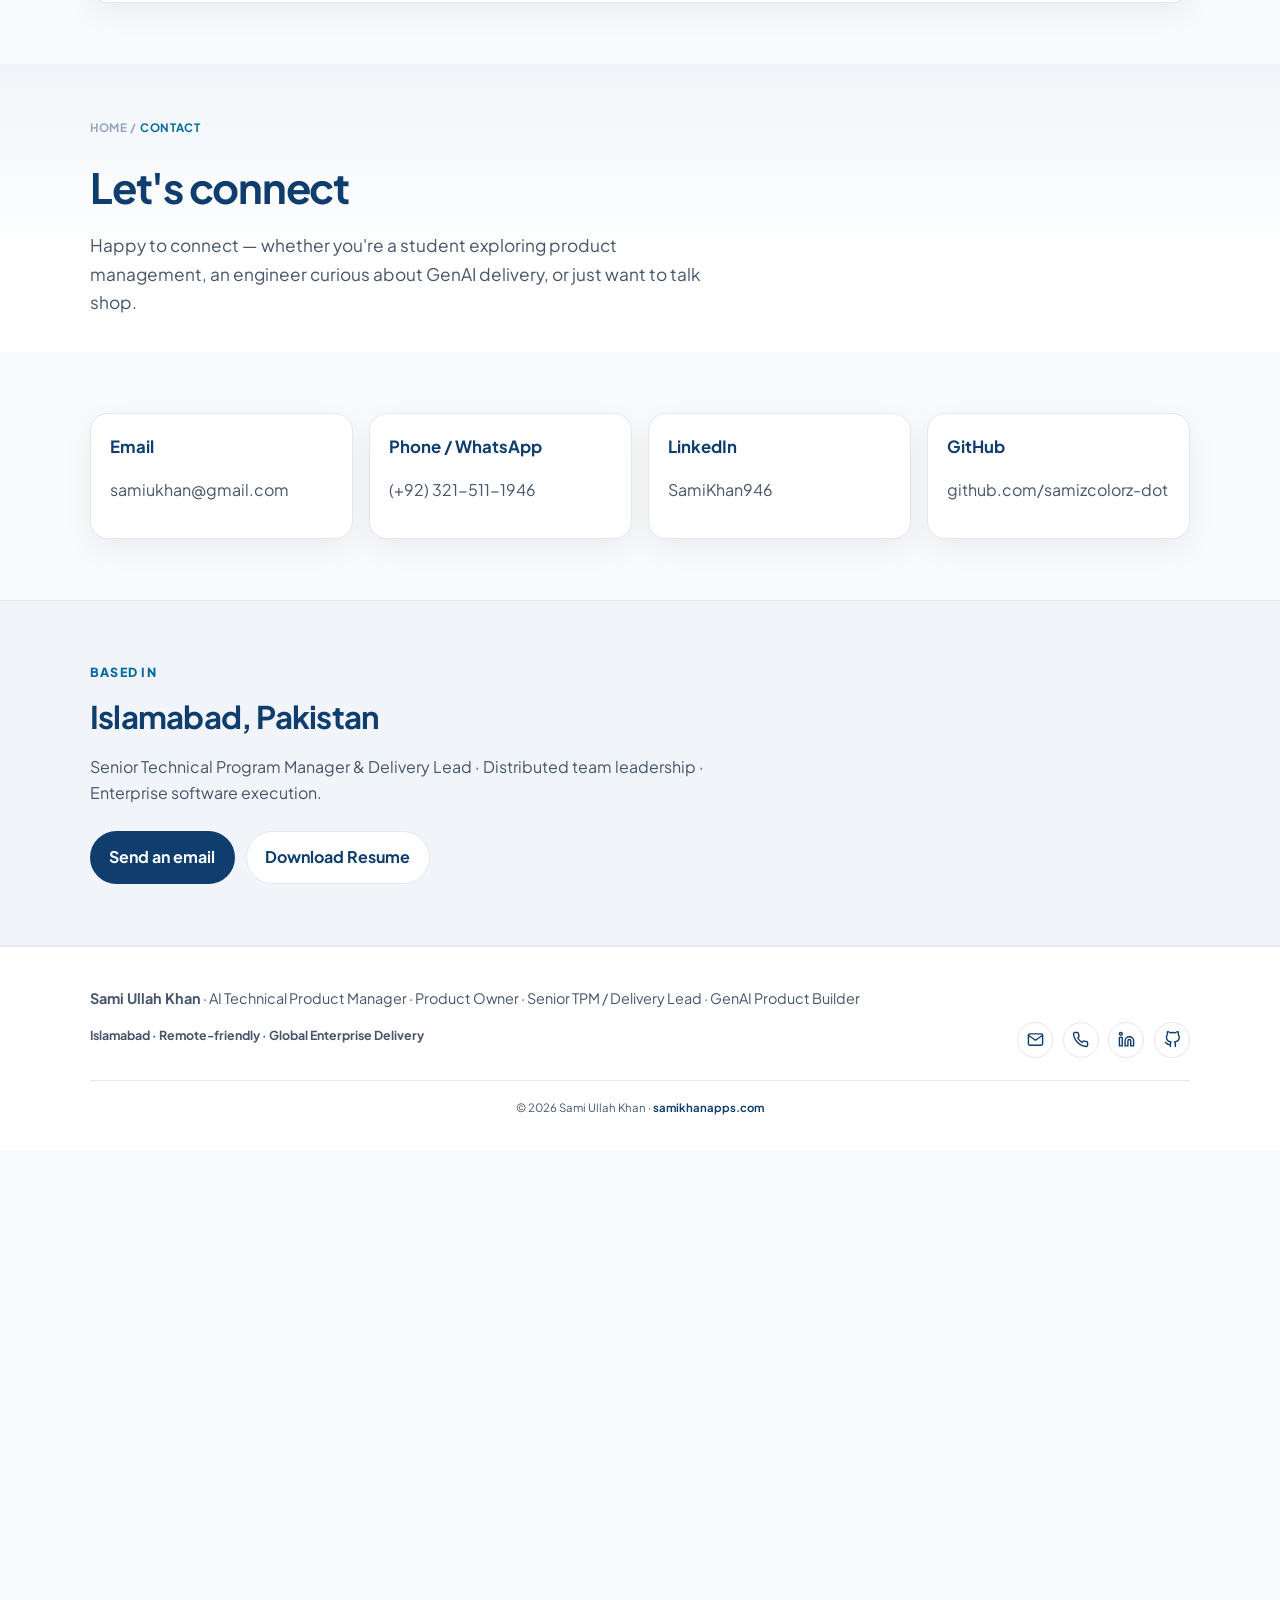
<file: about/index.html>
<!DOCTYPE html><html lang="en"><head>
<meta charset="utf-8"/><meta http-equiv="refresh" content="0;url=/#about"/>
<title>Redirect · Sami Ullah Khan</title>
<link rel="canonical" href="https://samikhanapps.com/"/>
<meta name="robots" content="noindex"/>
</head><body><p><a href="/#about">Continue</a></p></body></html>
</file>
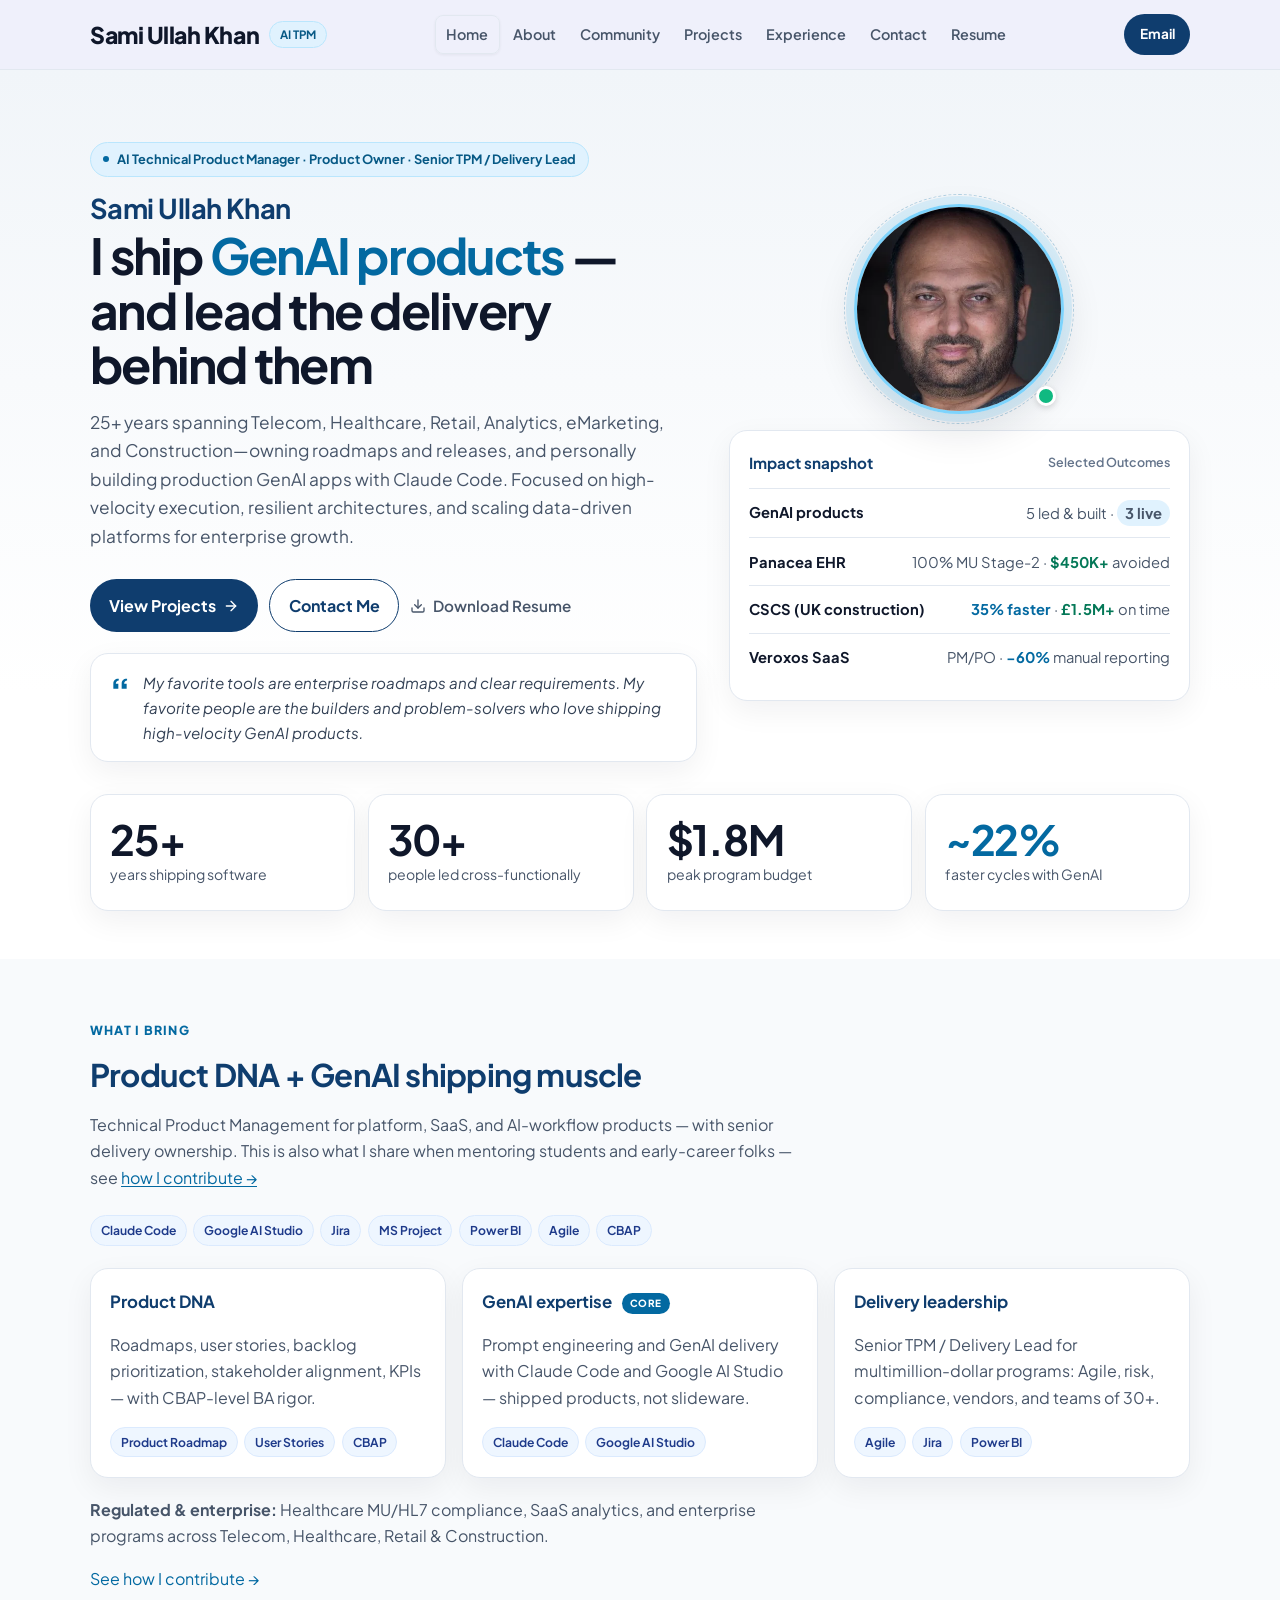
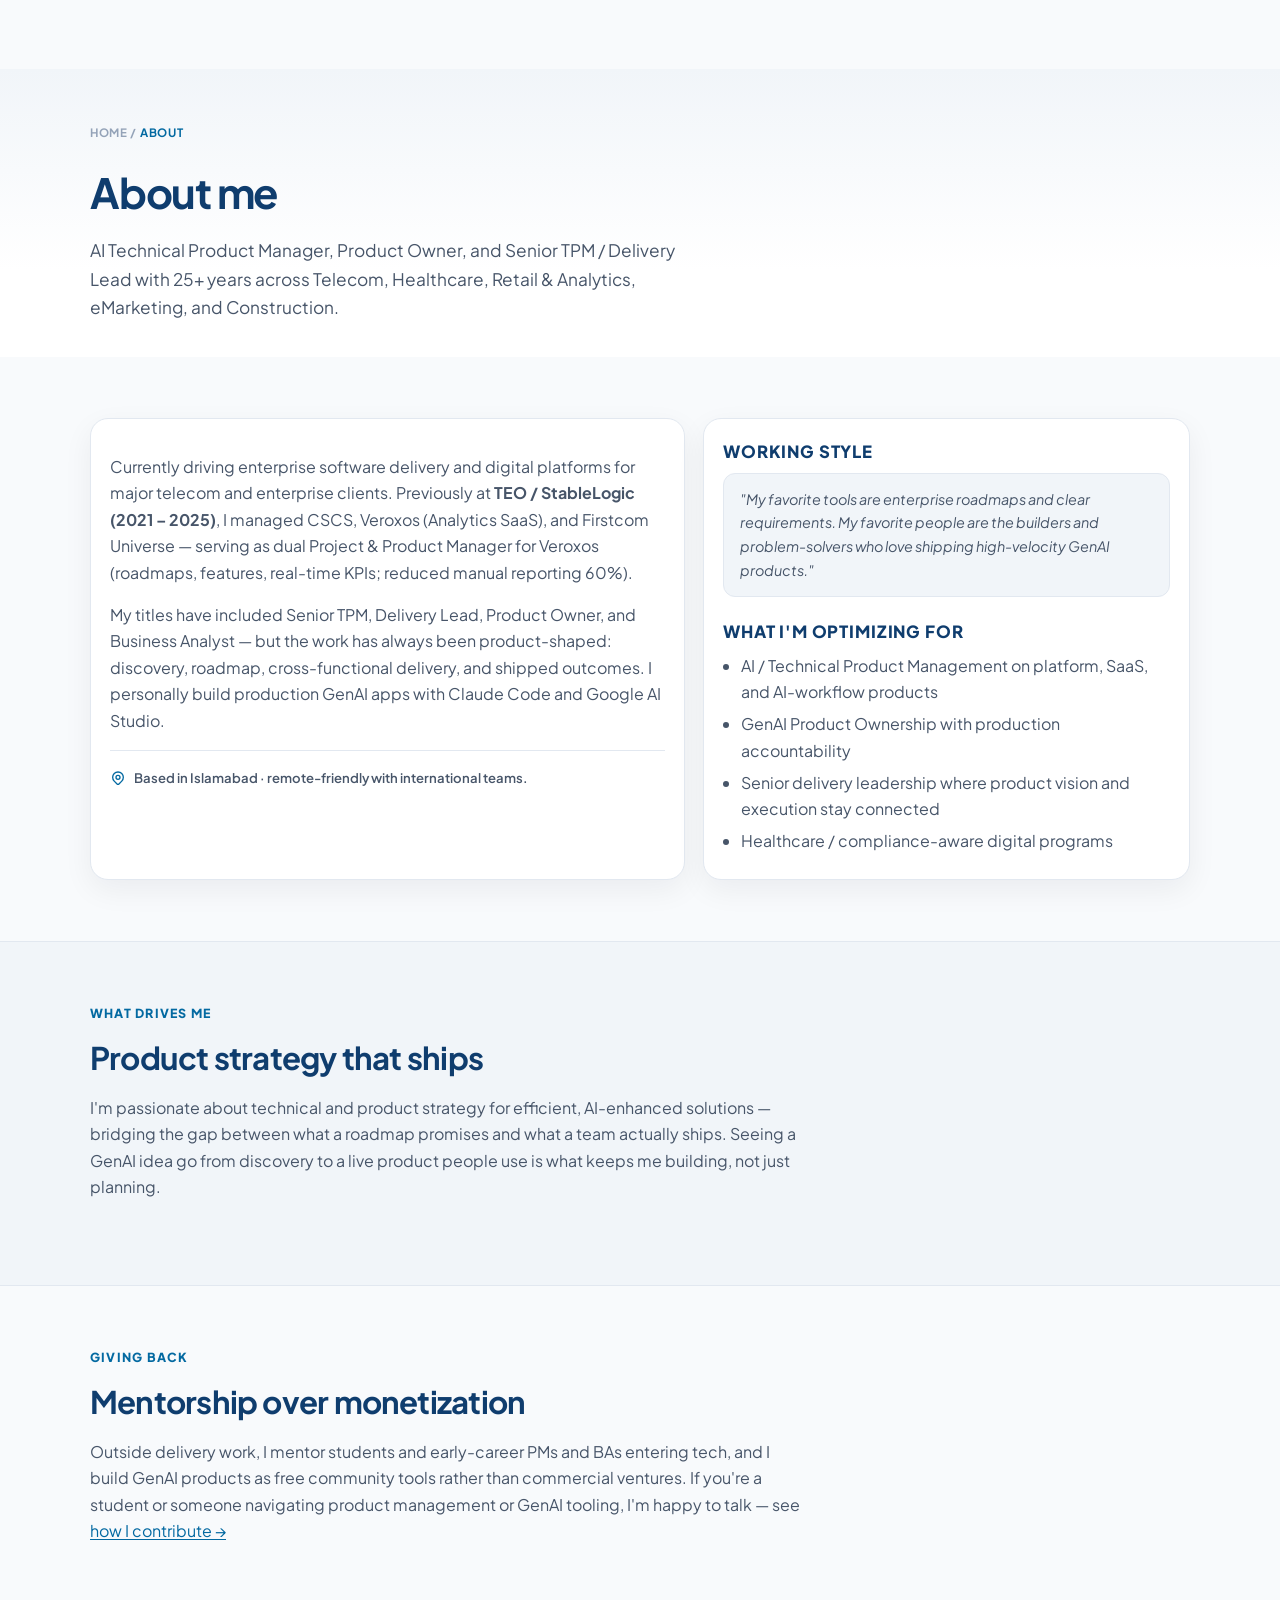
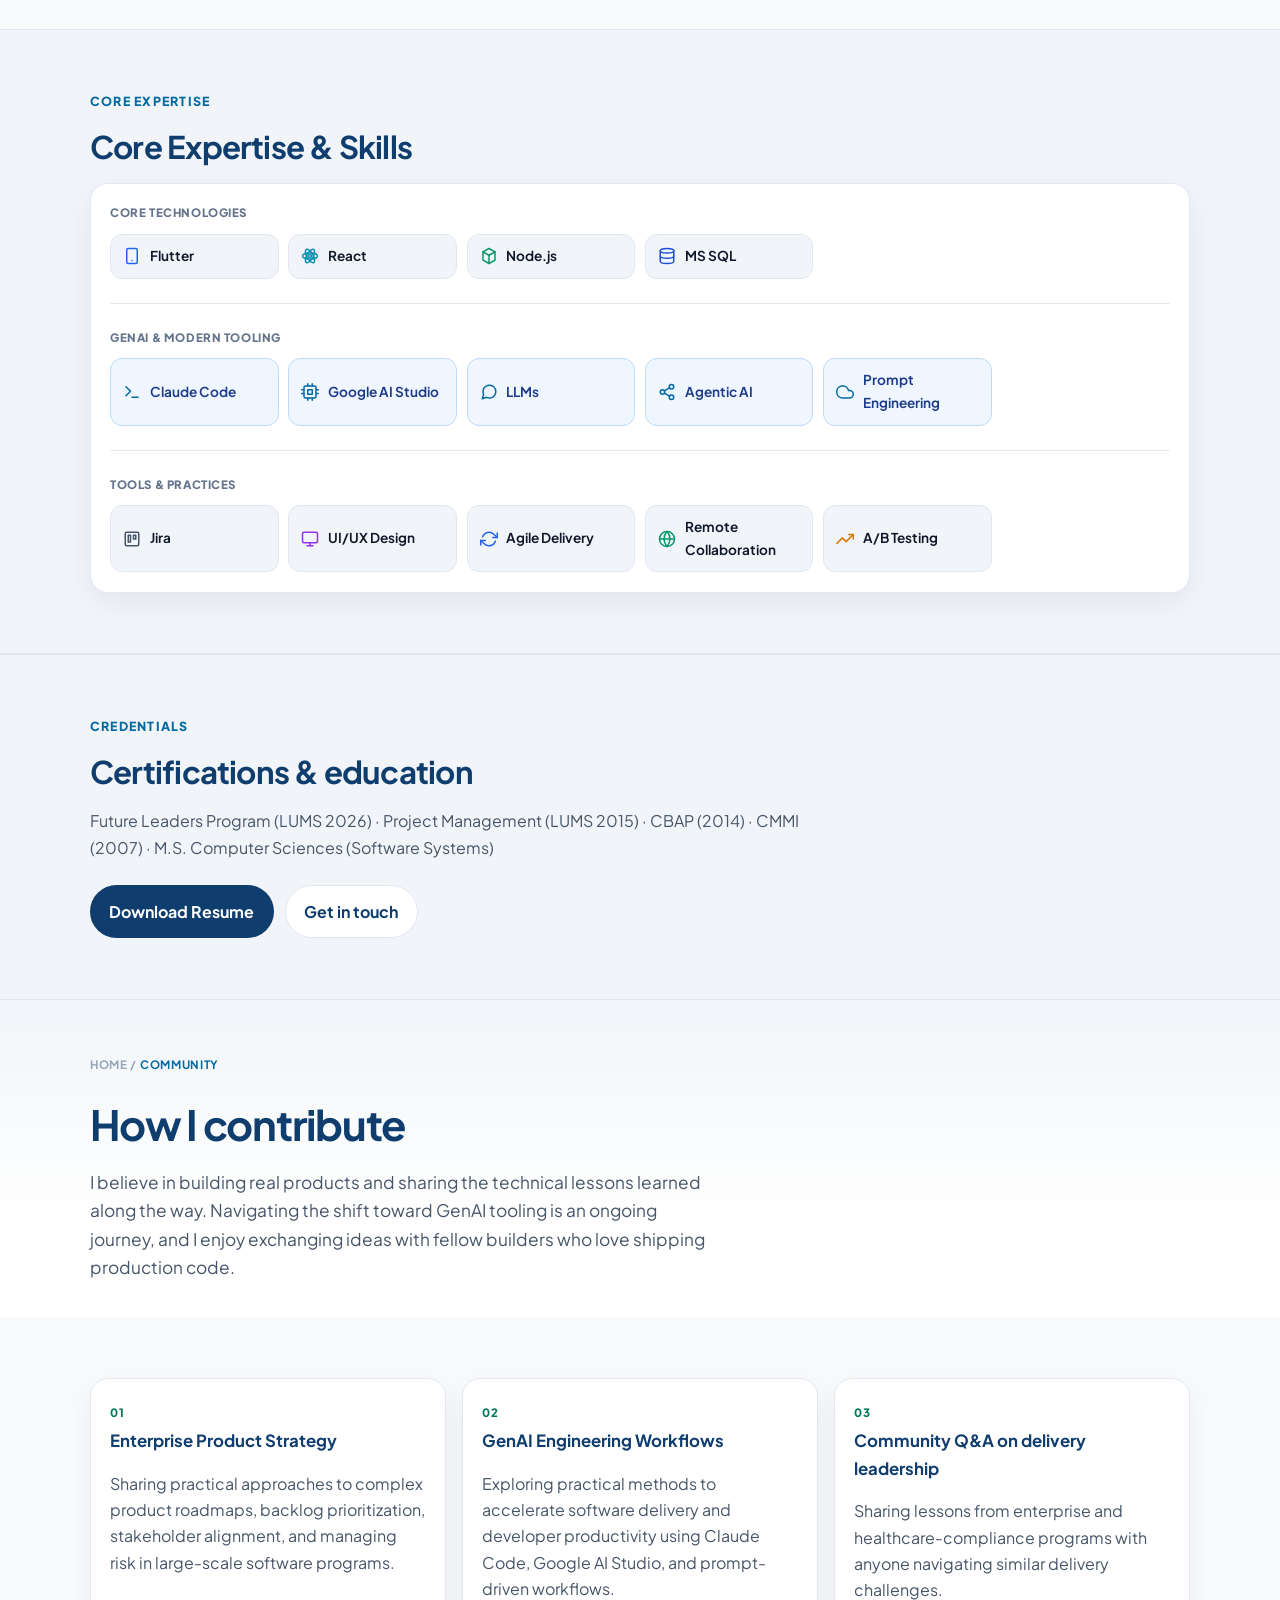
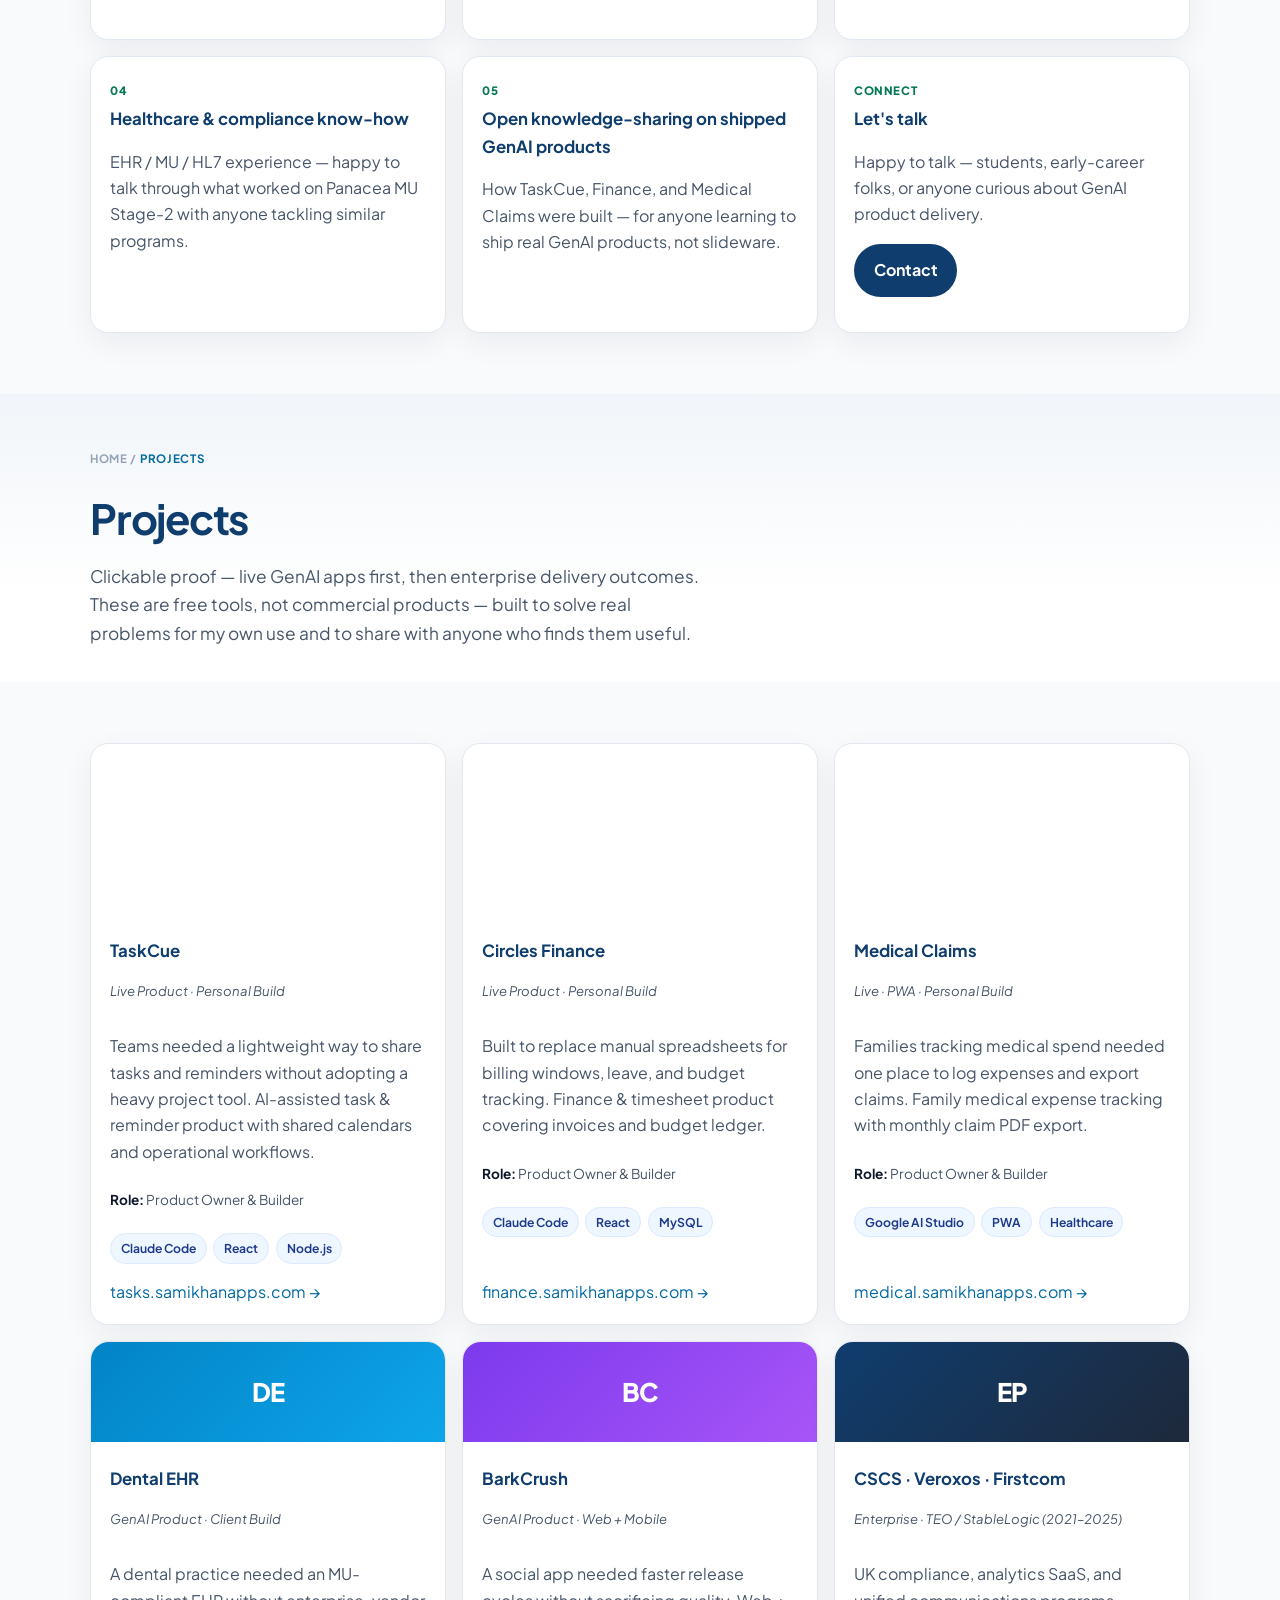
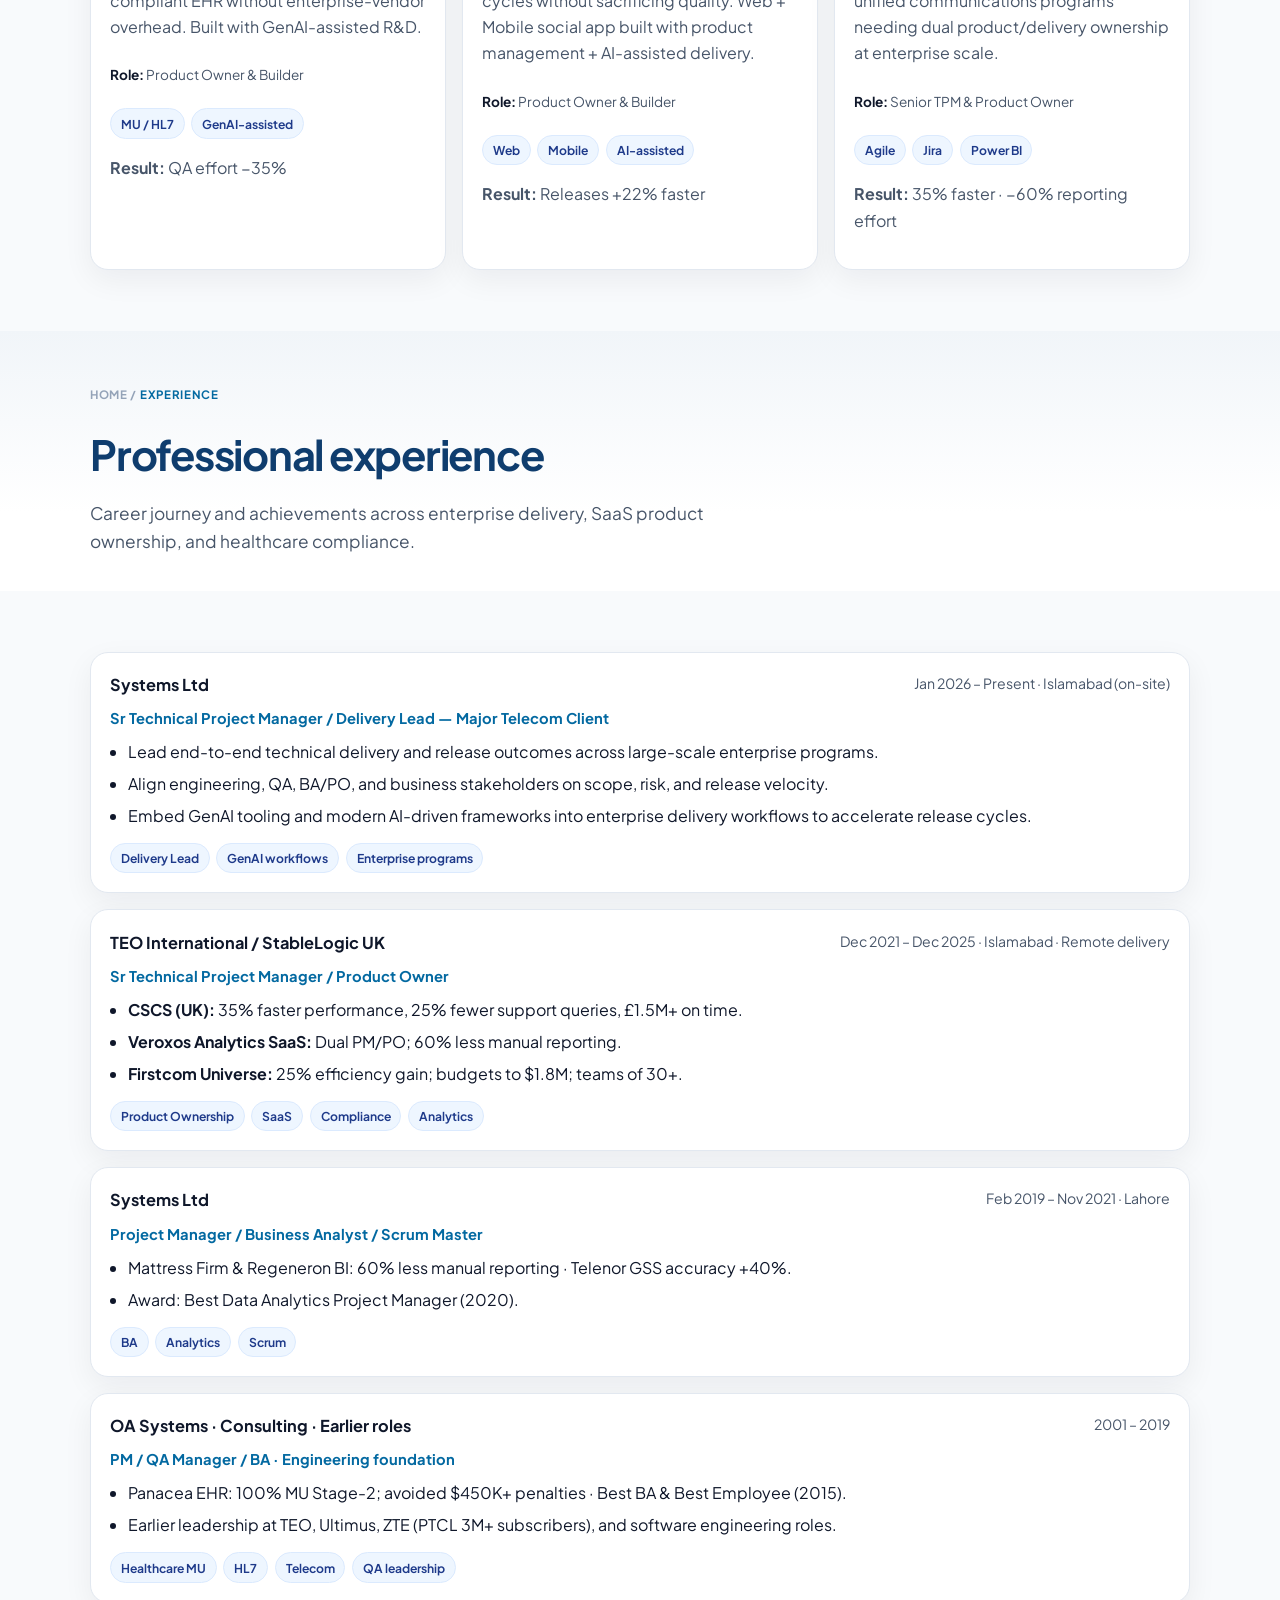
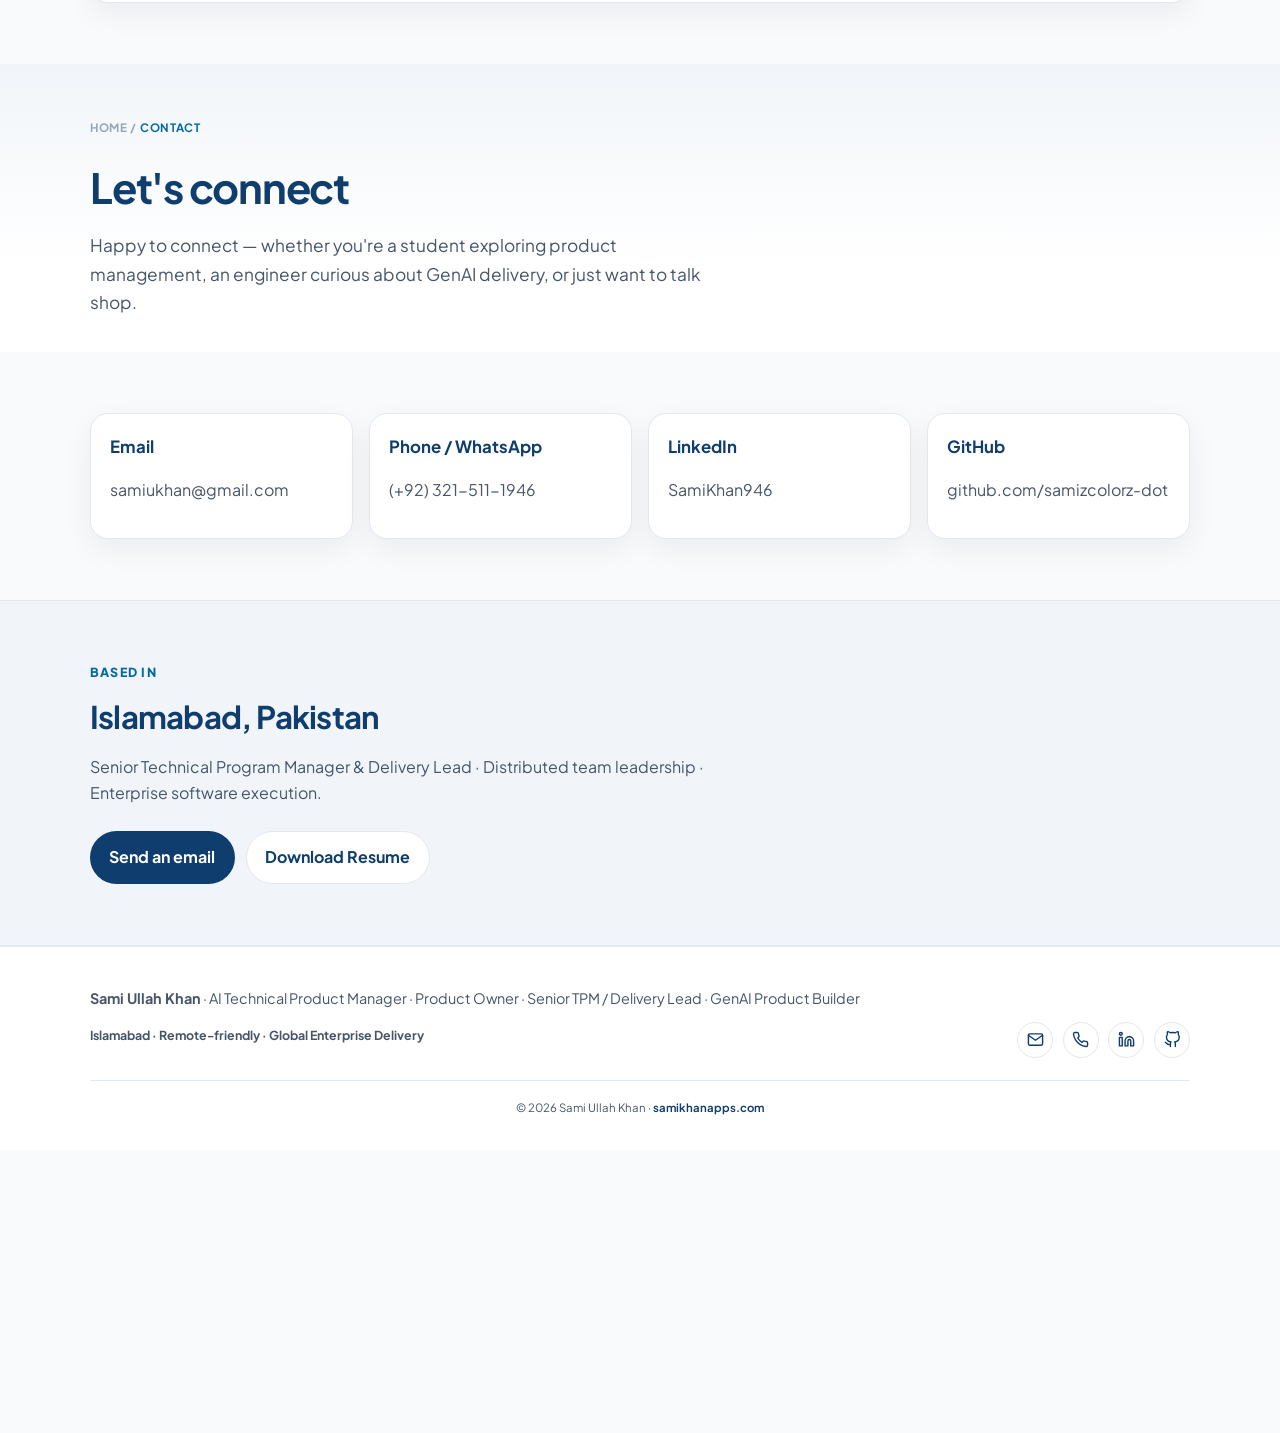
<file: community/index.html>
<!DOCTYPE html><html lang="en"><head>
<meta charset="utf-8"/><meta http-equiv="refresh" content="0;url=/#community"/>
<title>Redirect · Sami Ullah Khan</title>
<link rel="canonical" href="https://samikhanapps.com/"/>
<meta name="robots" content="noindex"/>
</head><body><p><a href="/#community">Continue</a></p></body></html>
</file>
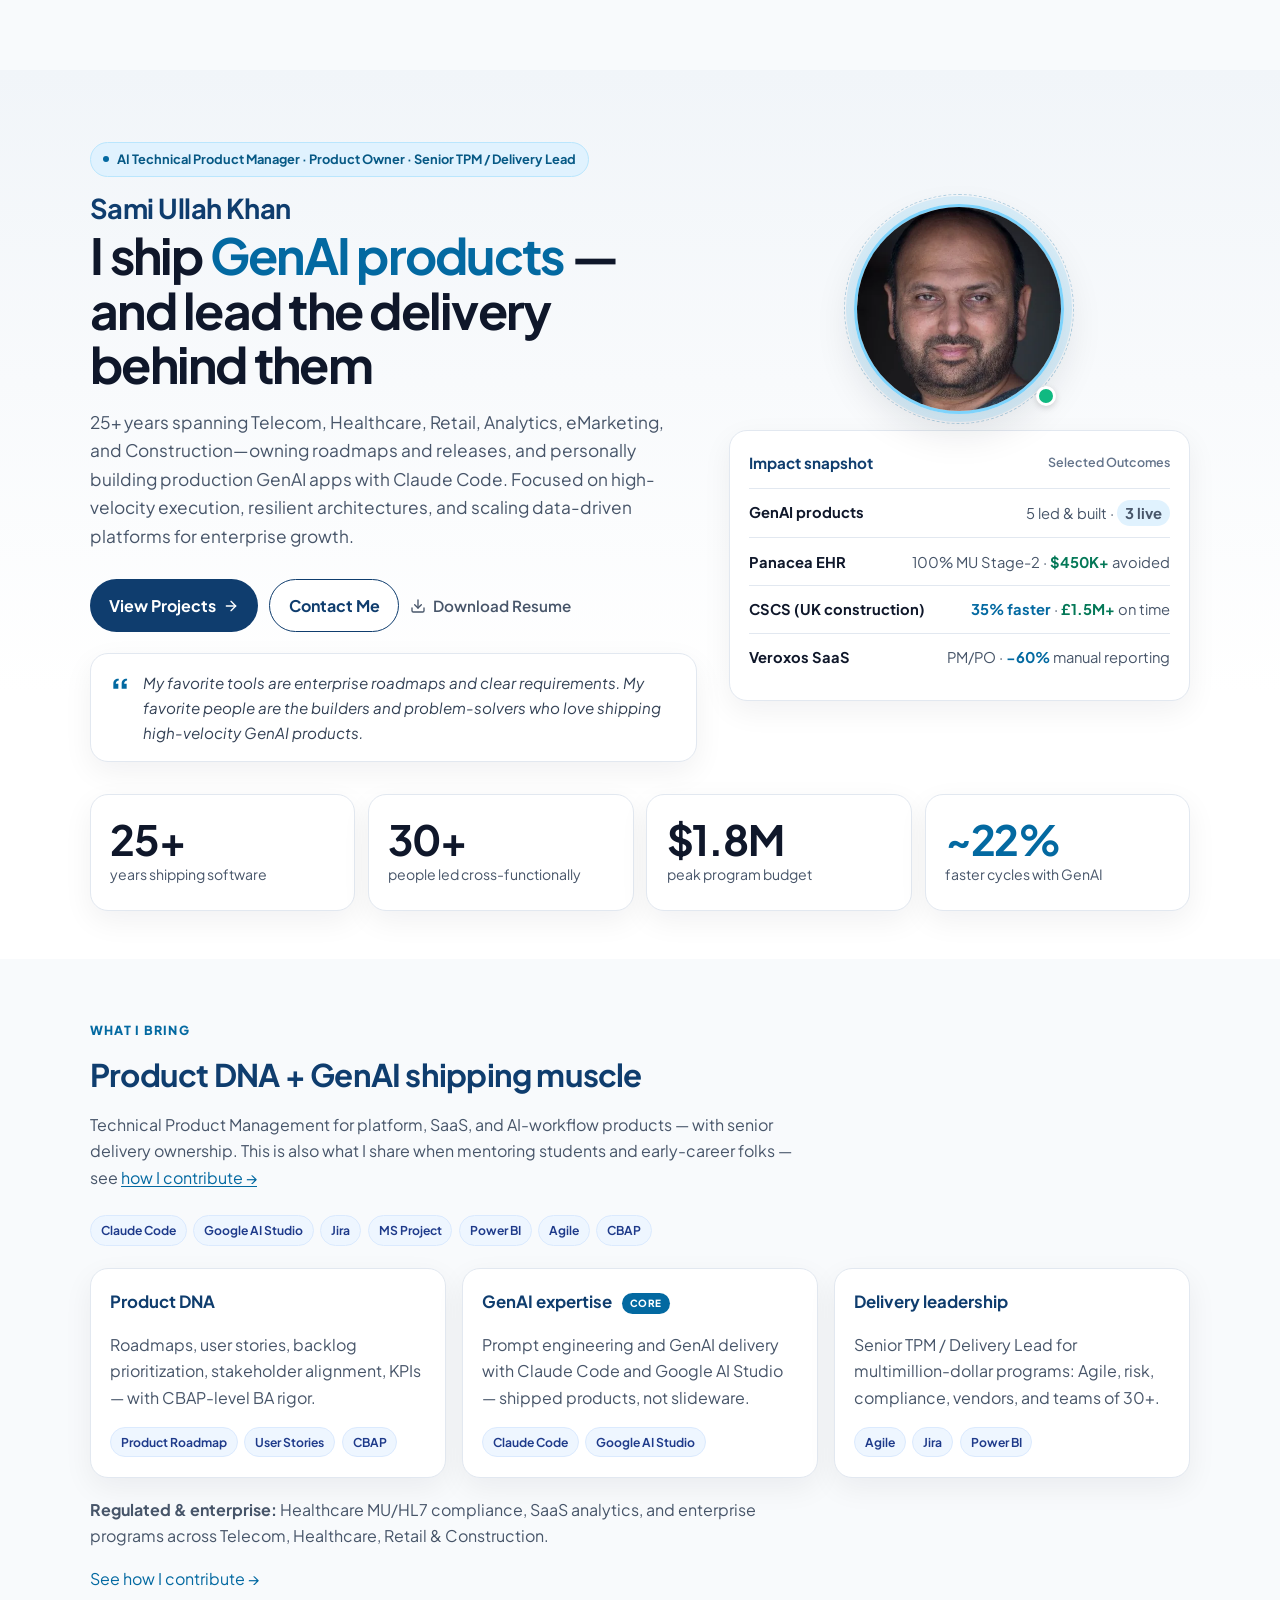
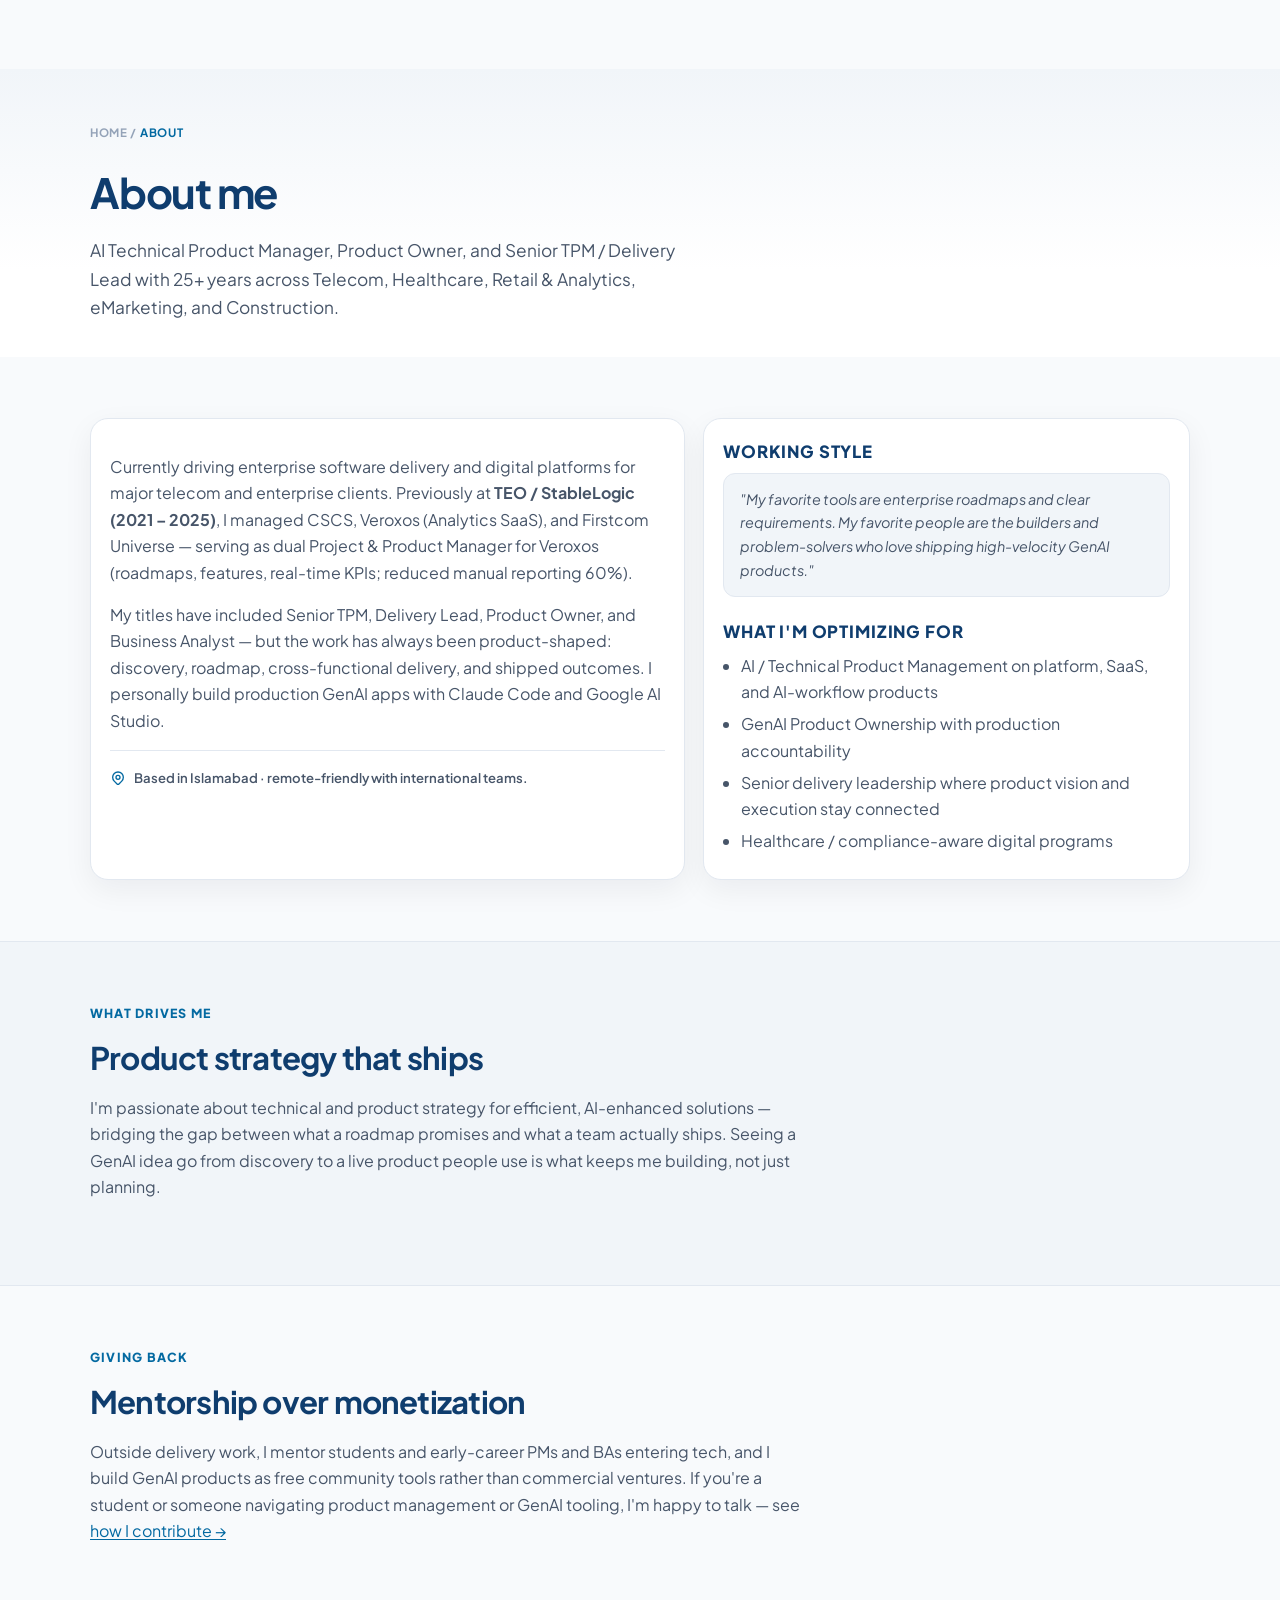
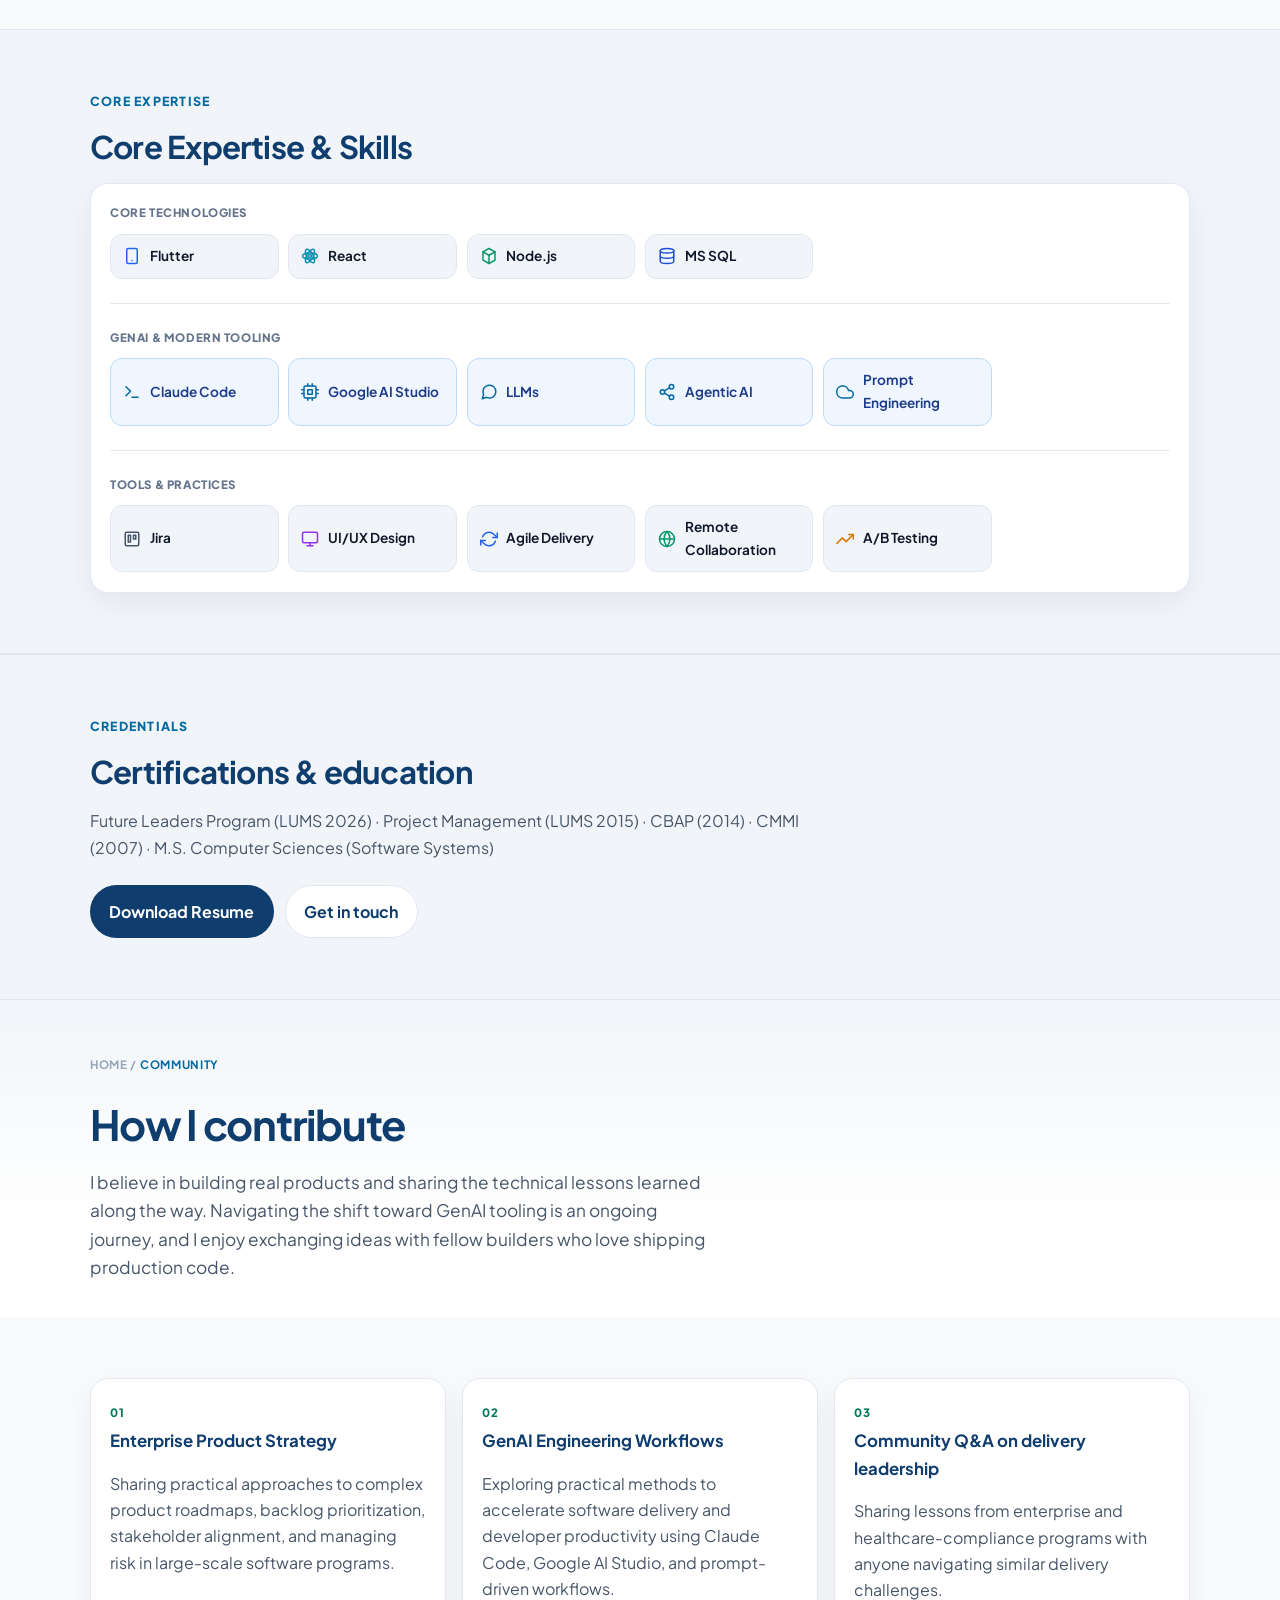
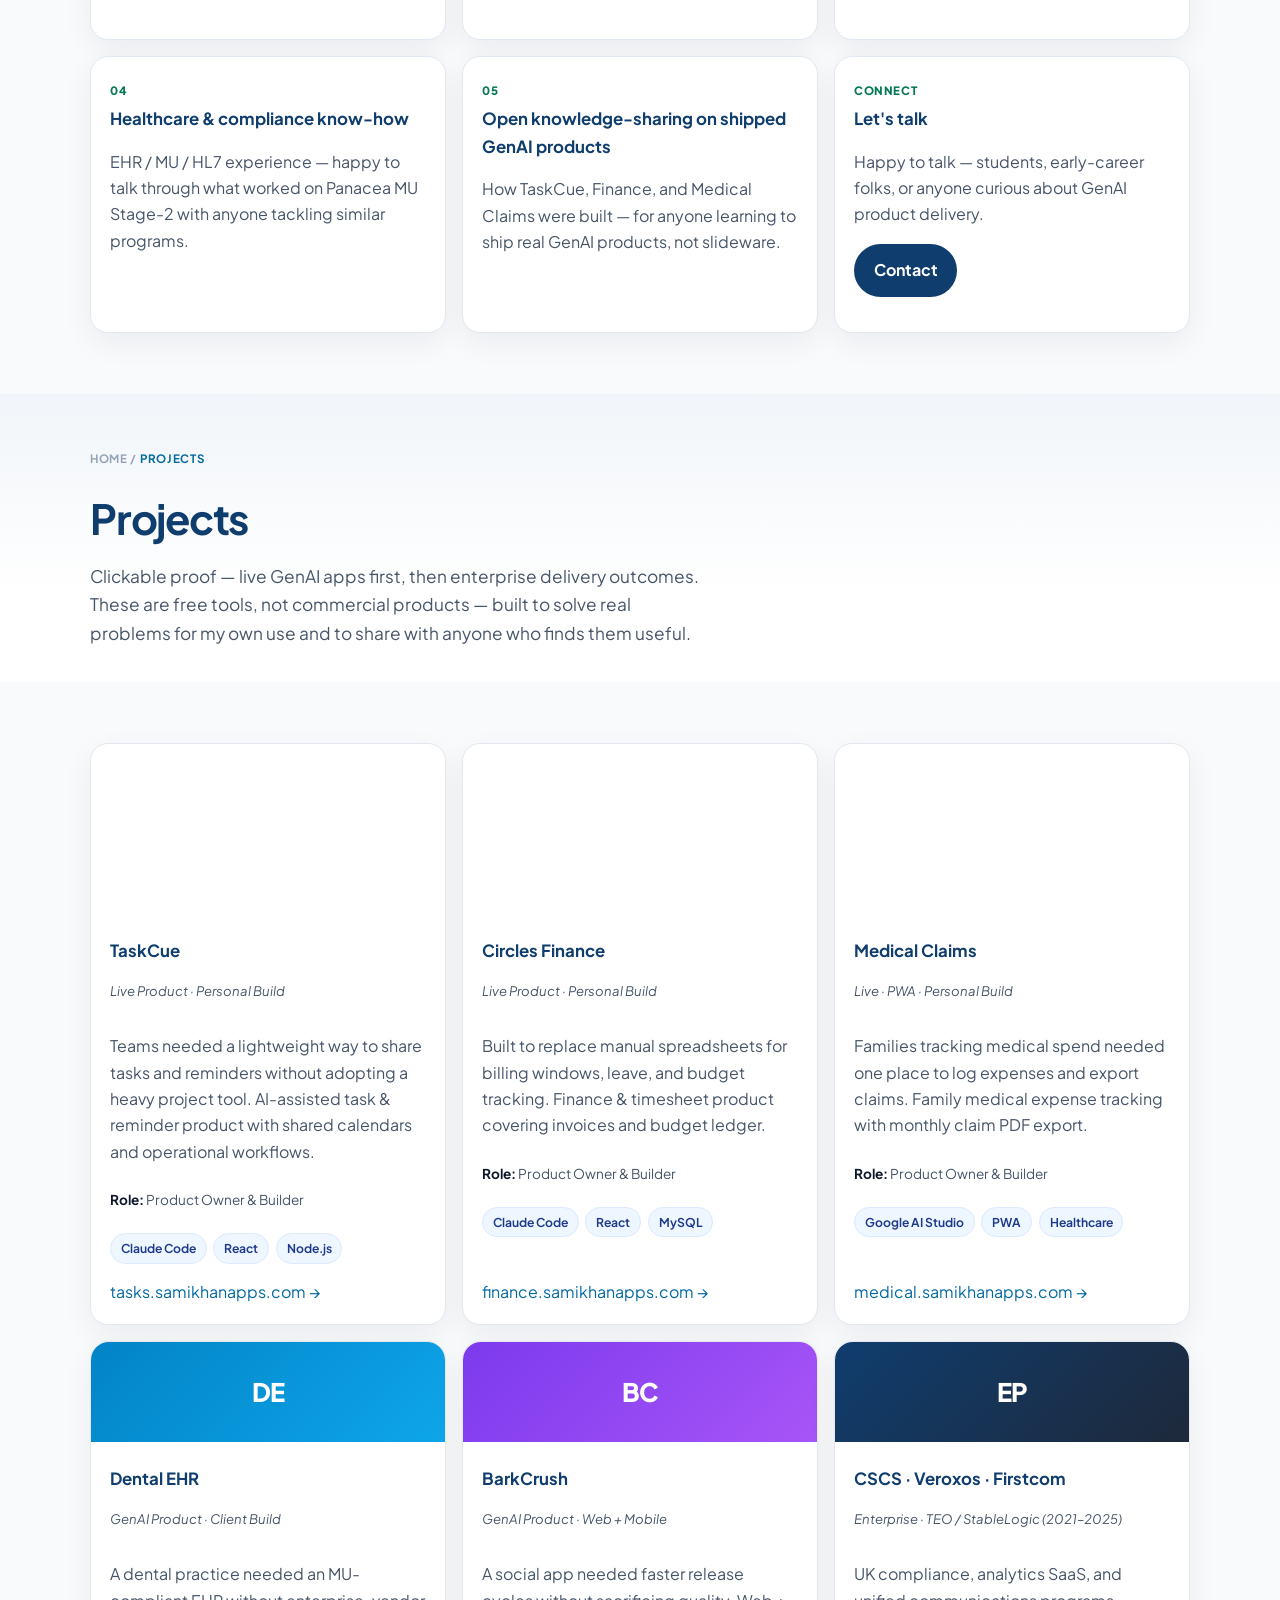
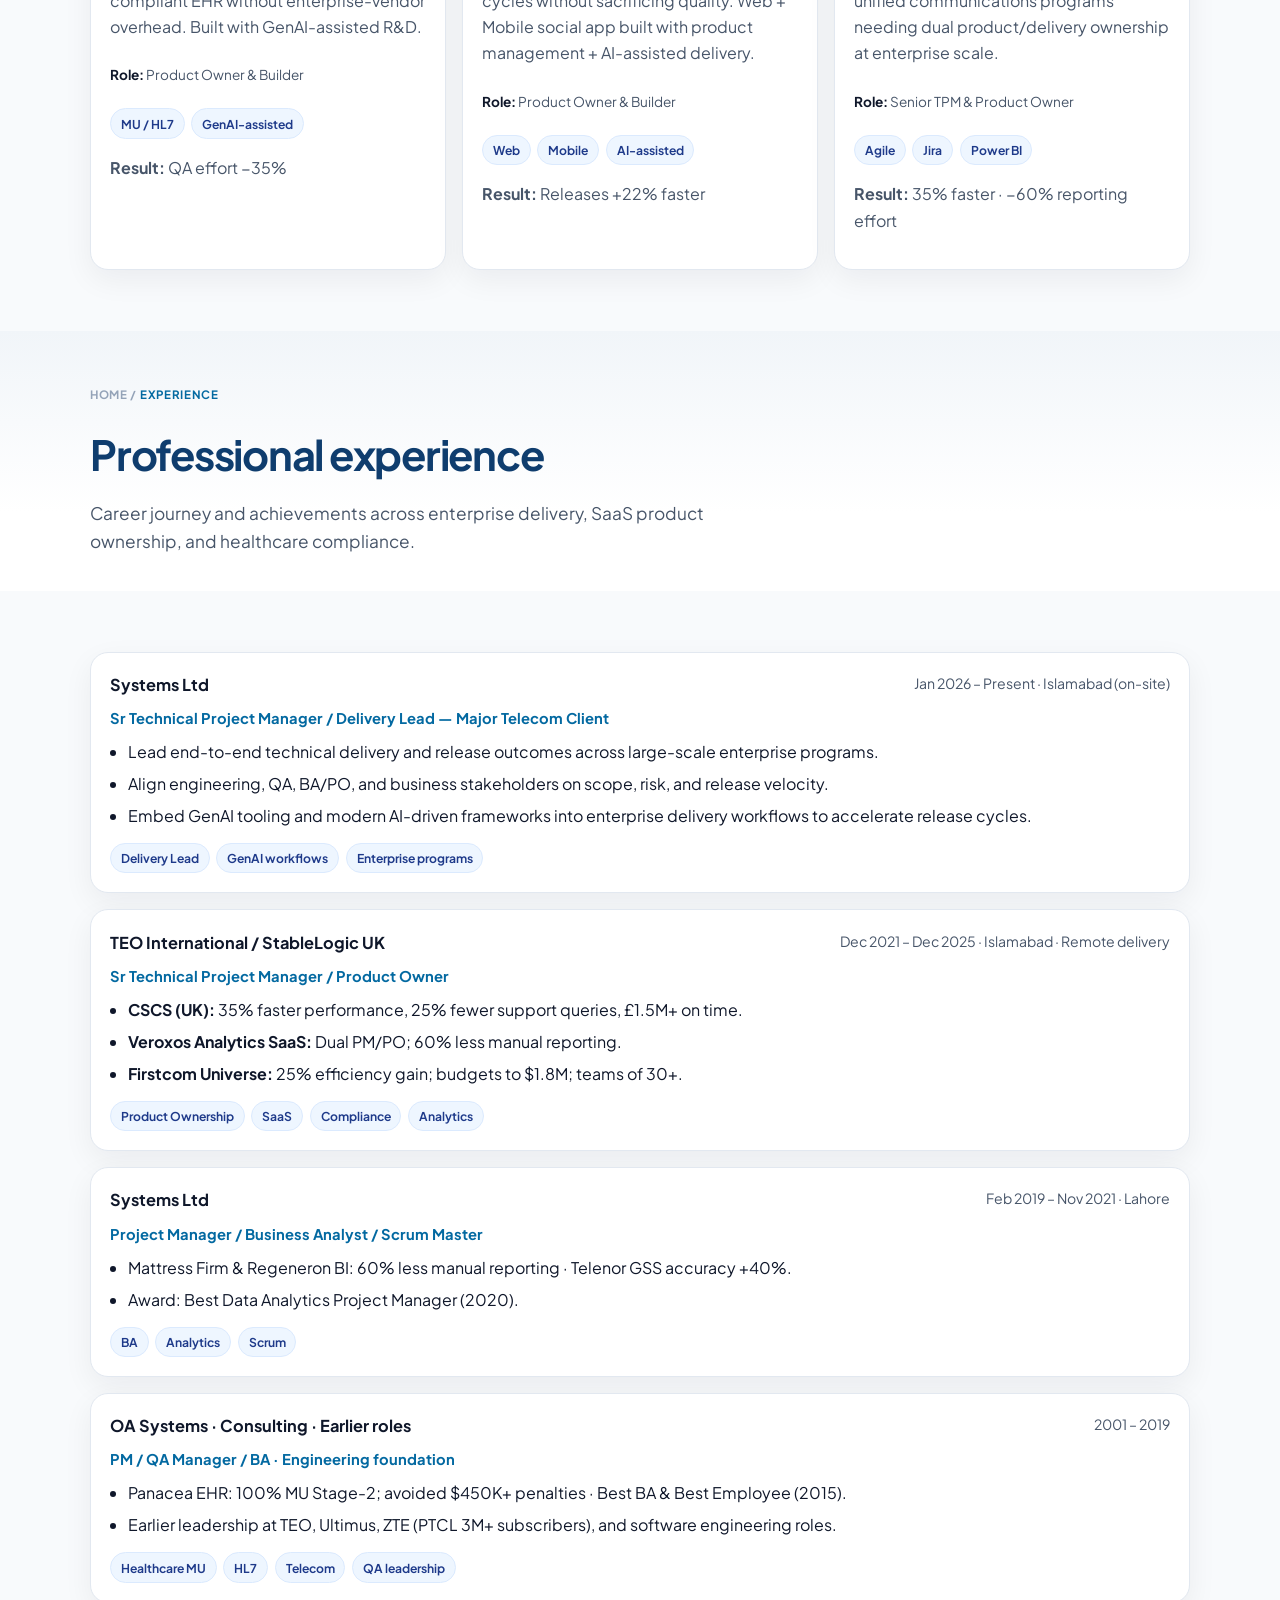
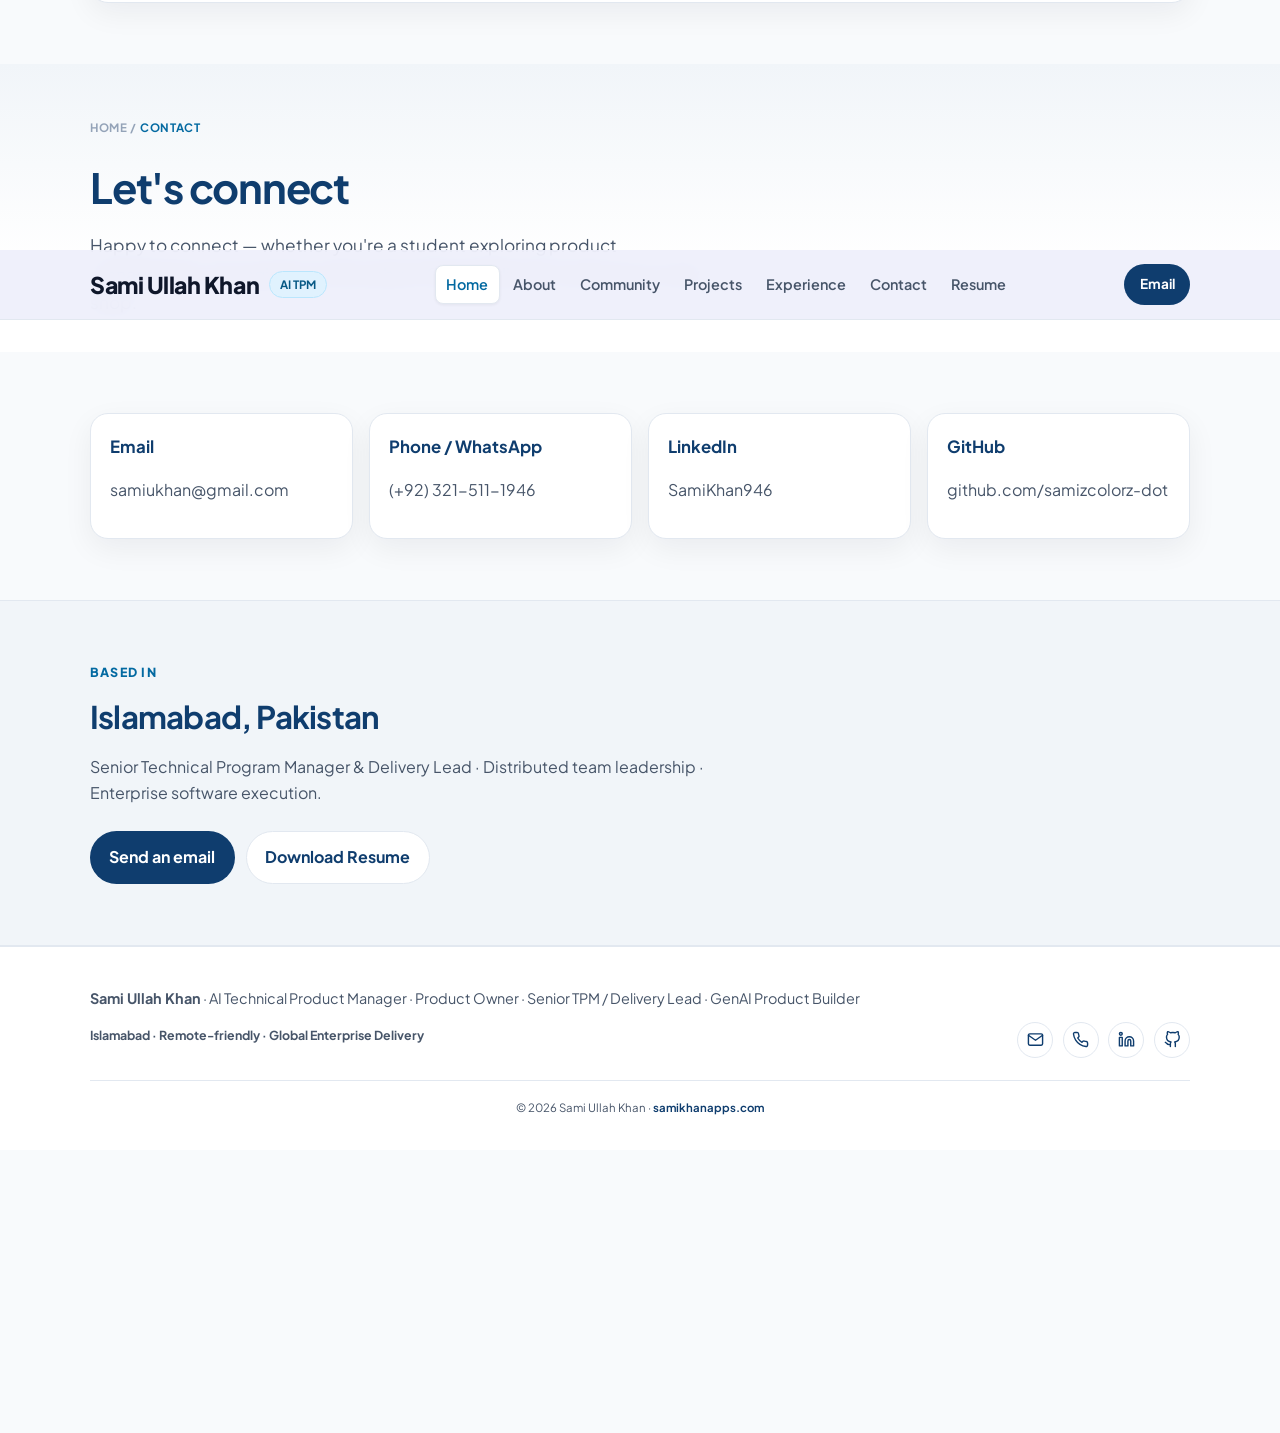
<file: contact/index.html>
<!DOCTYPE html><html lang="en"><head>
<meta charset="utf-8"/><meta http-equiv="refresh" content="0;url=/#contact"/>
<title>Redirect · Sami Ullah Khan</title>
<link rel="canonical" href="https://samikhanapps.com/"/>
<meta name="robots" content="noindex"/>
</head><body><p><a href="/#contact">Continue</a></p></body></html>
</file>
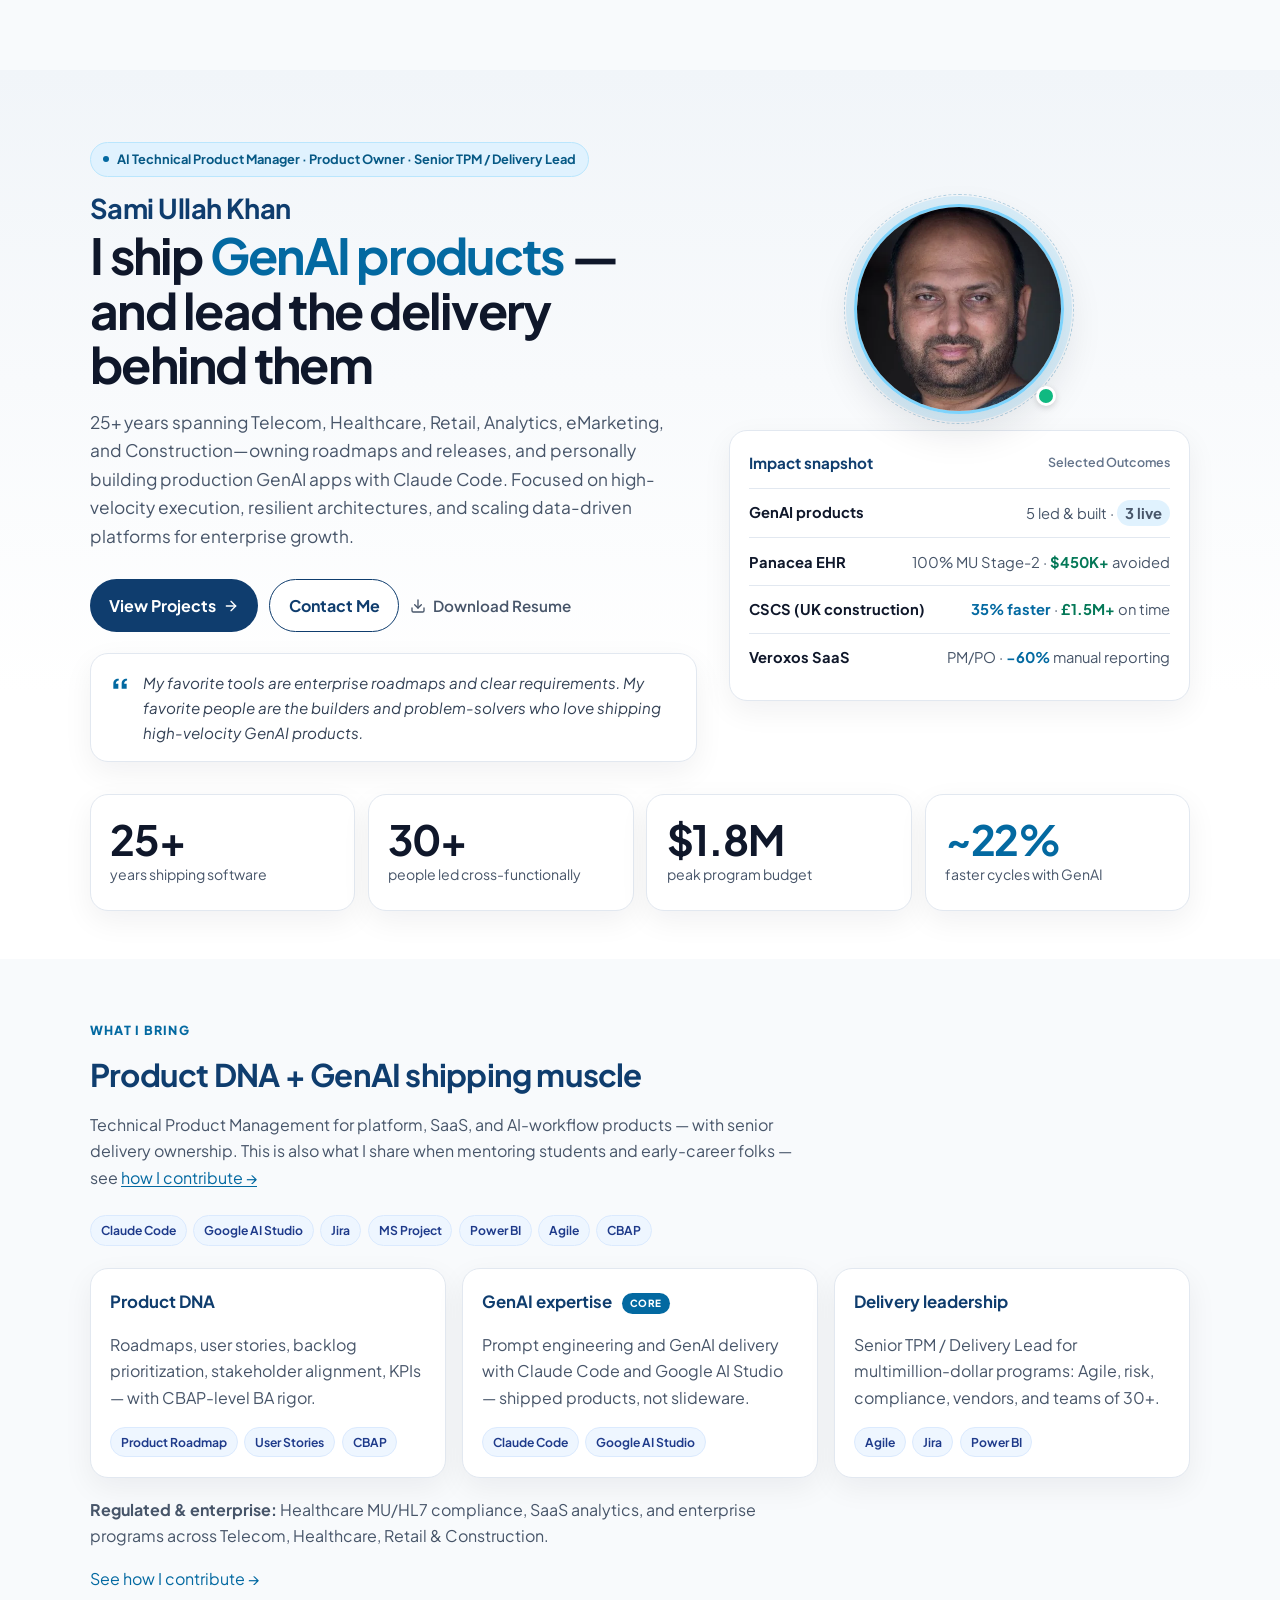
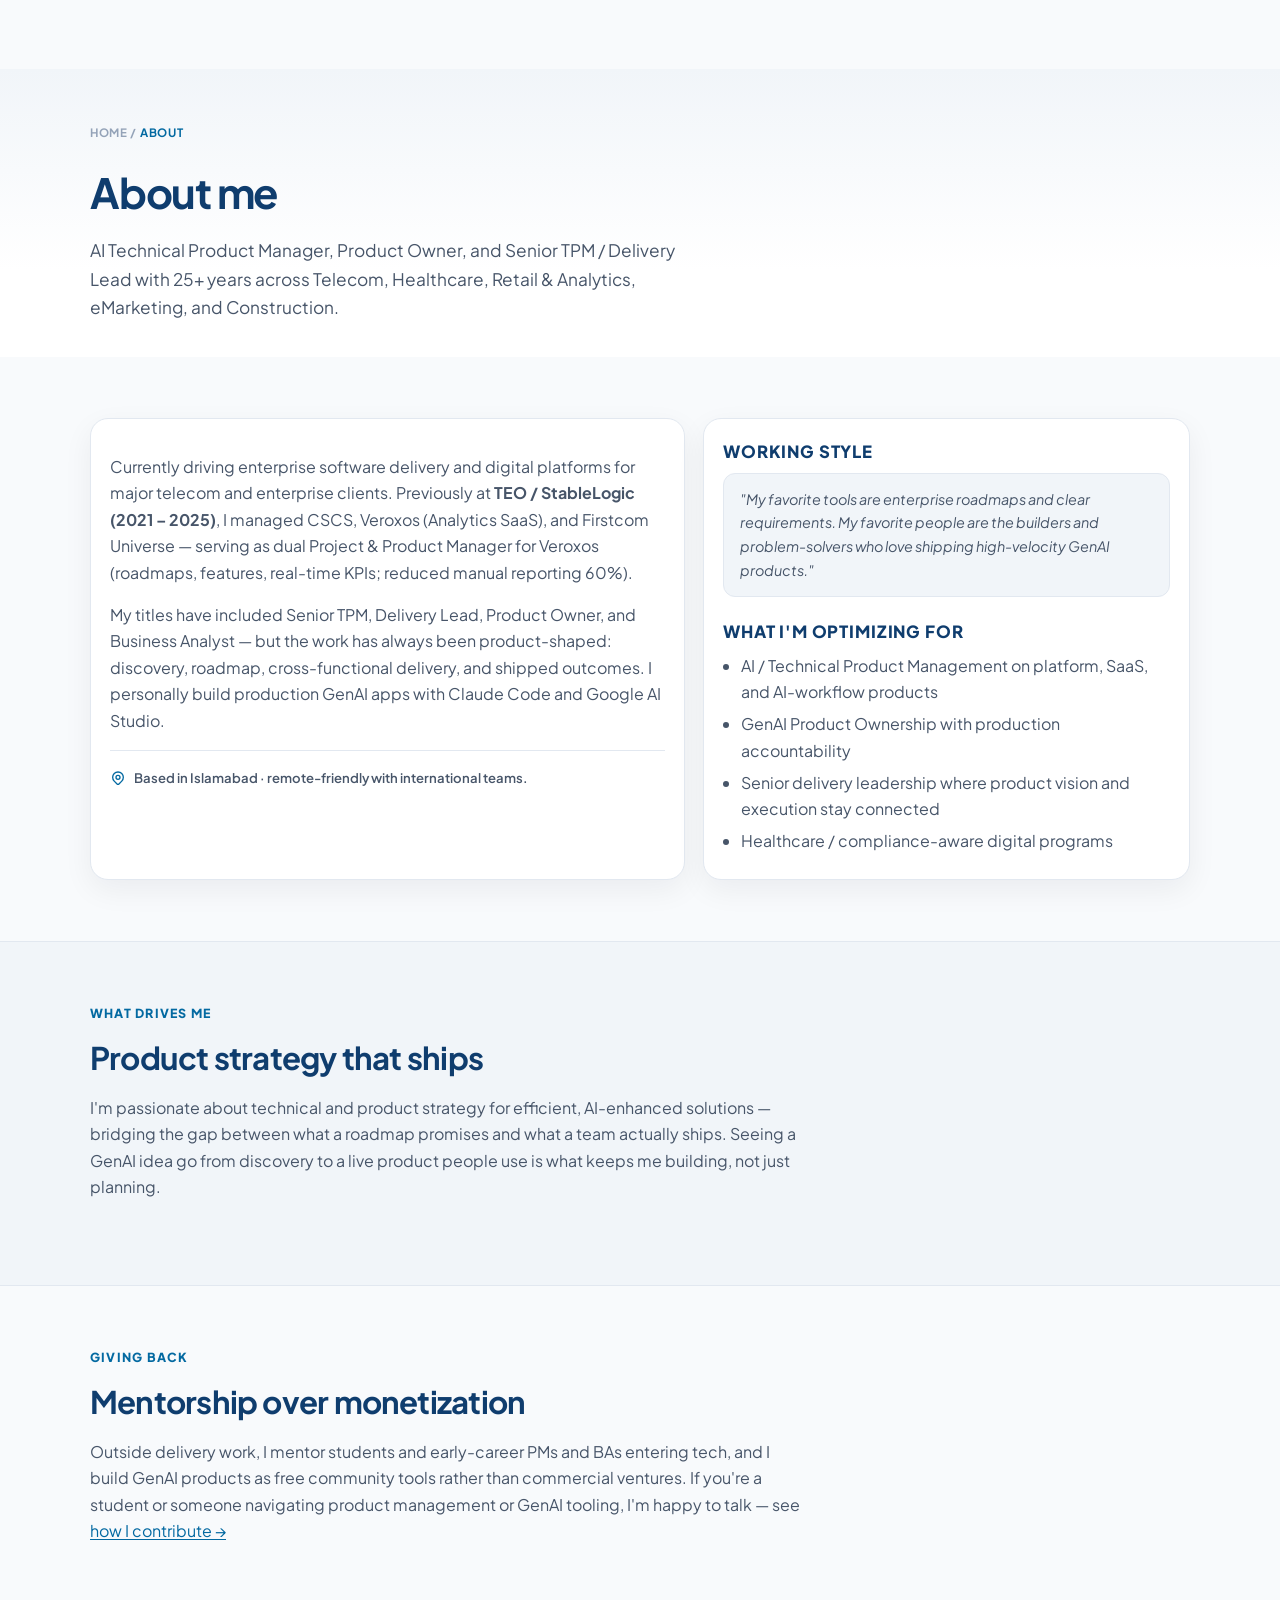
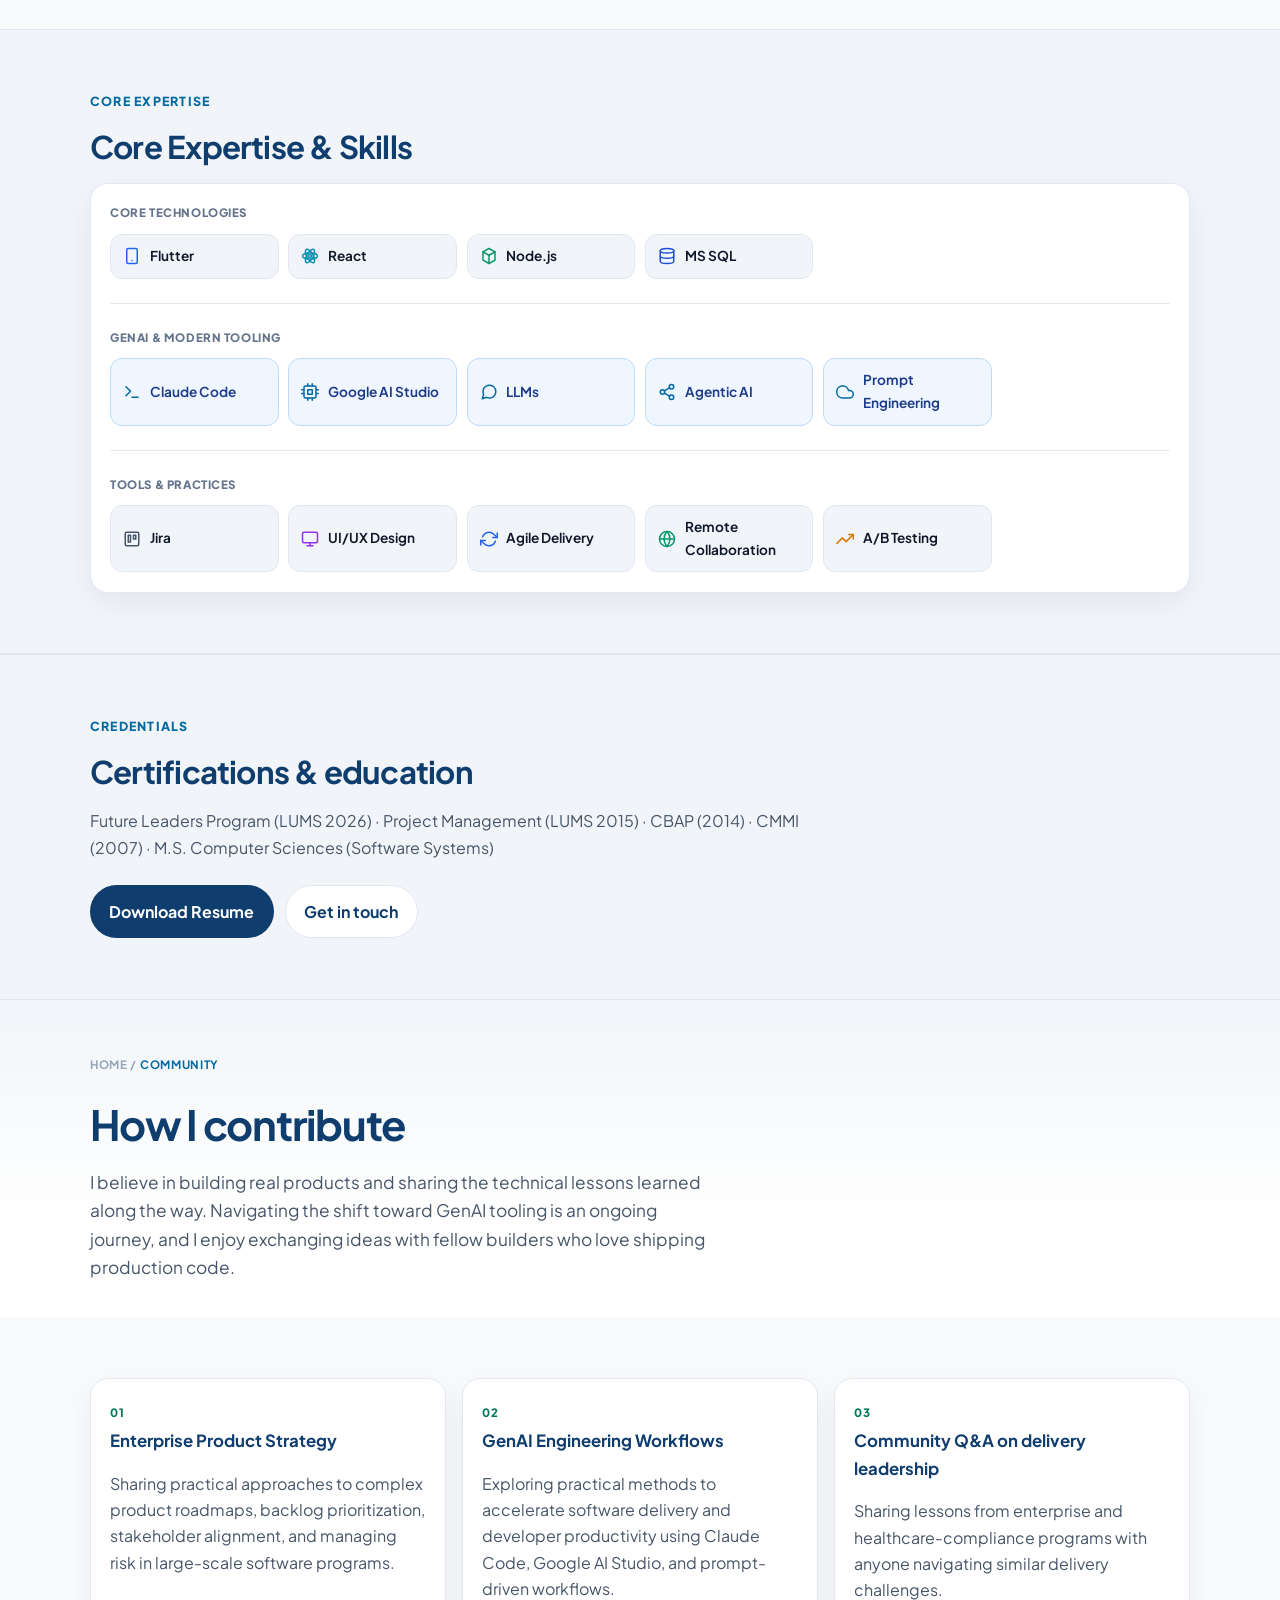
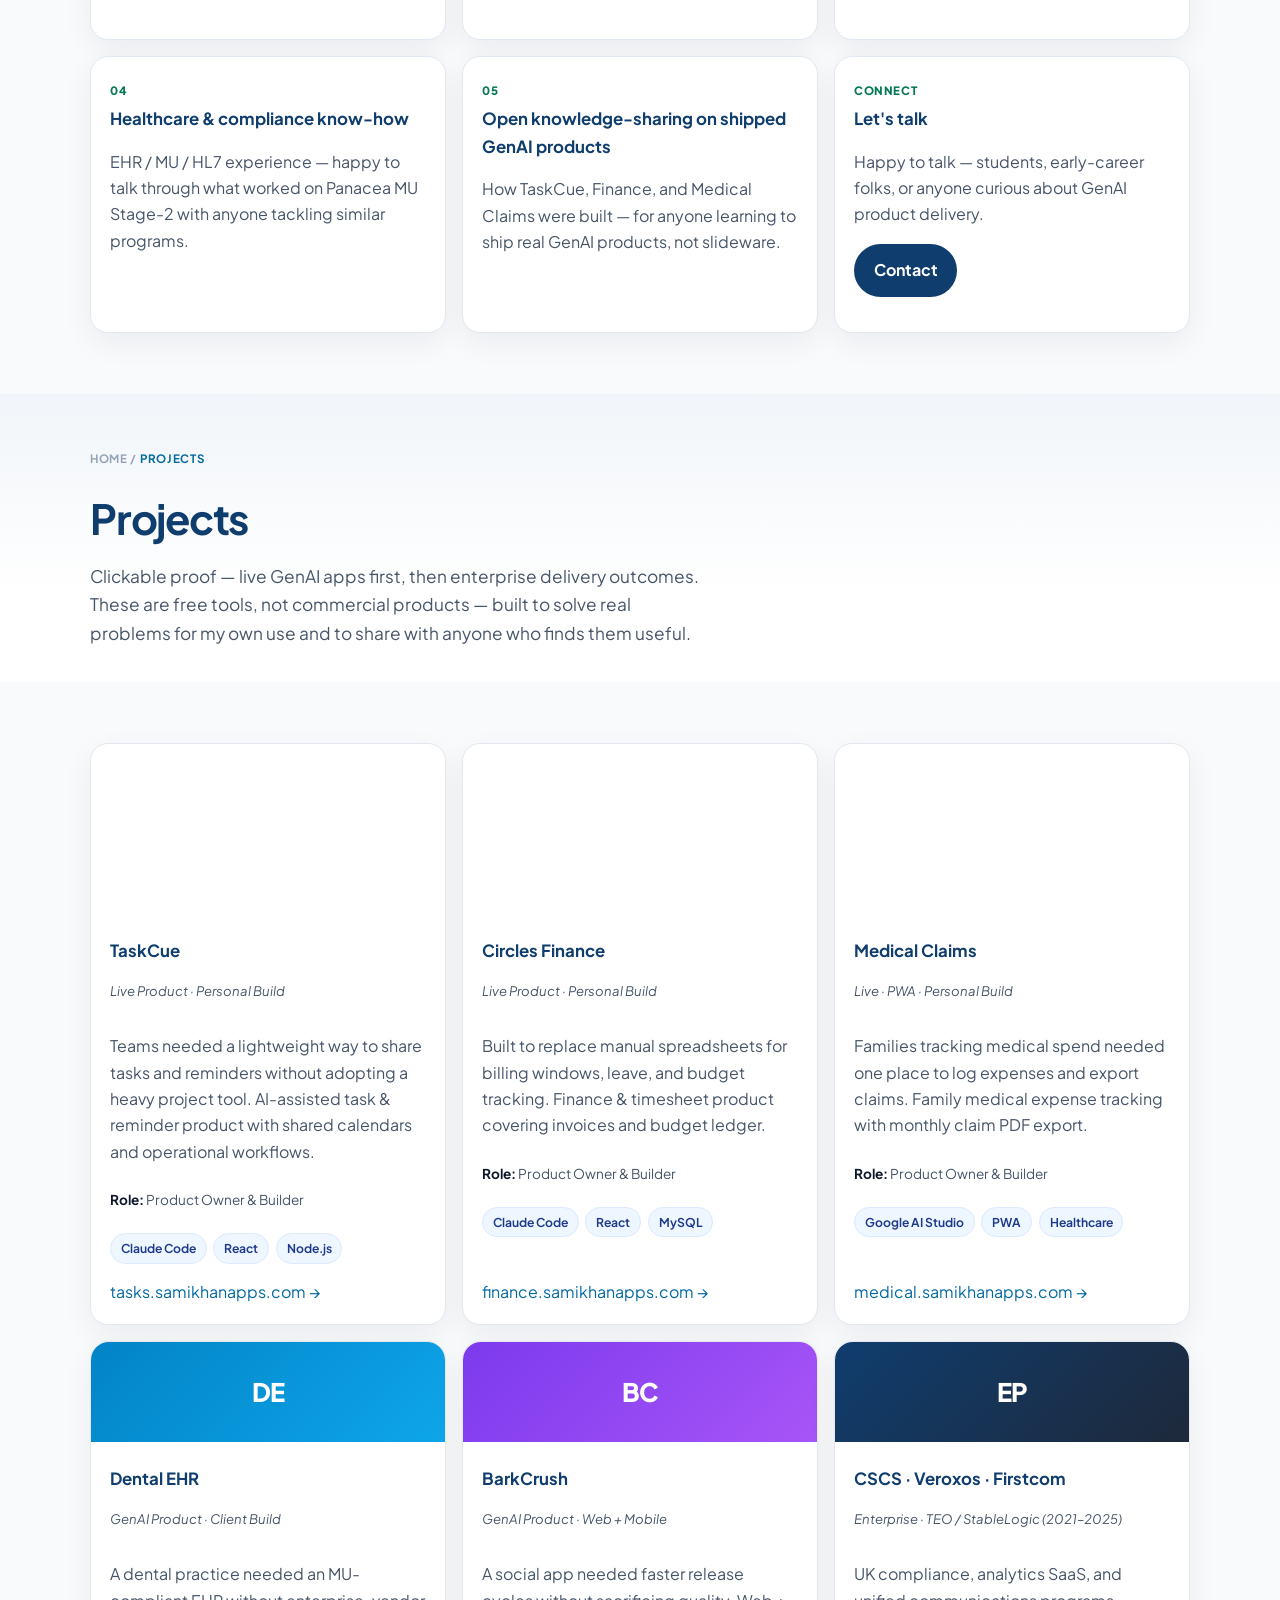
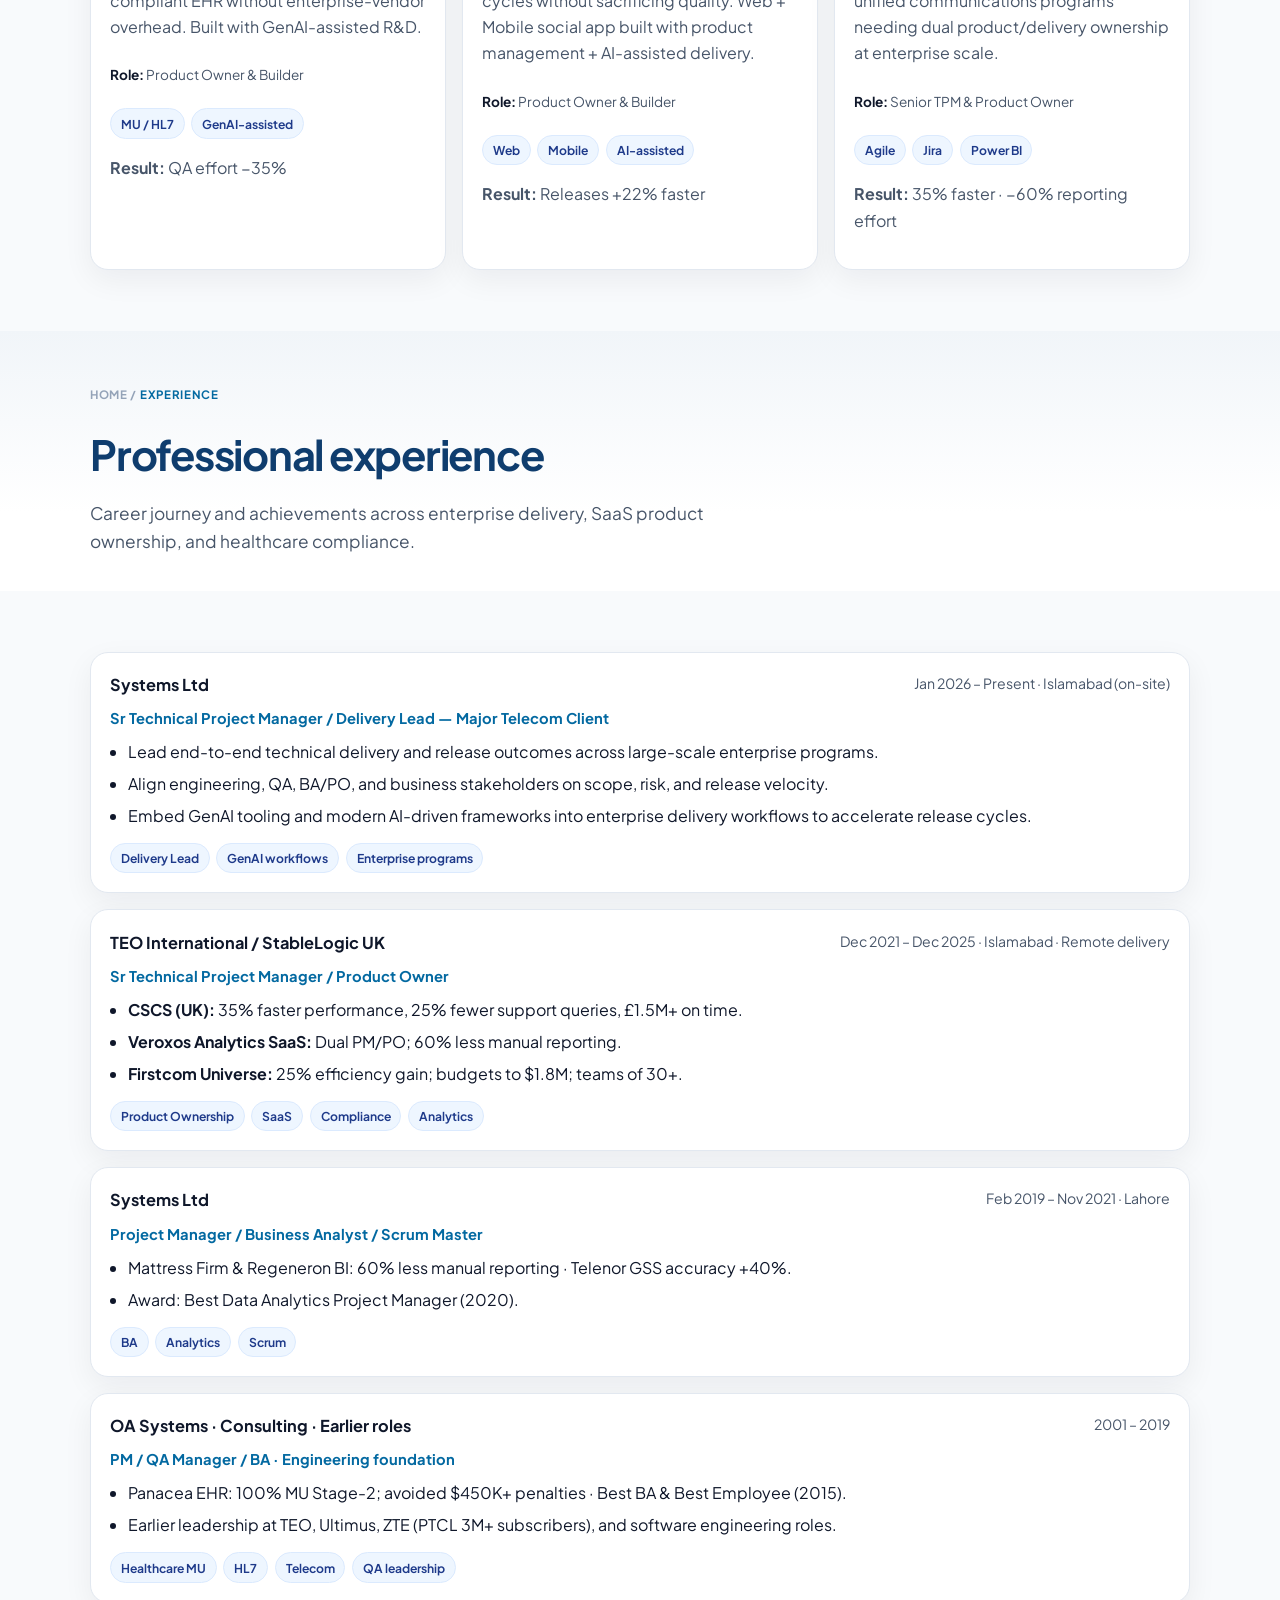
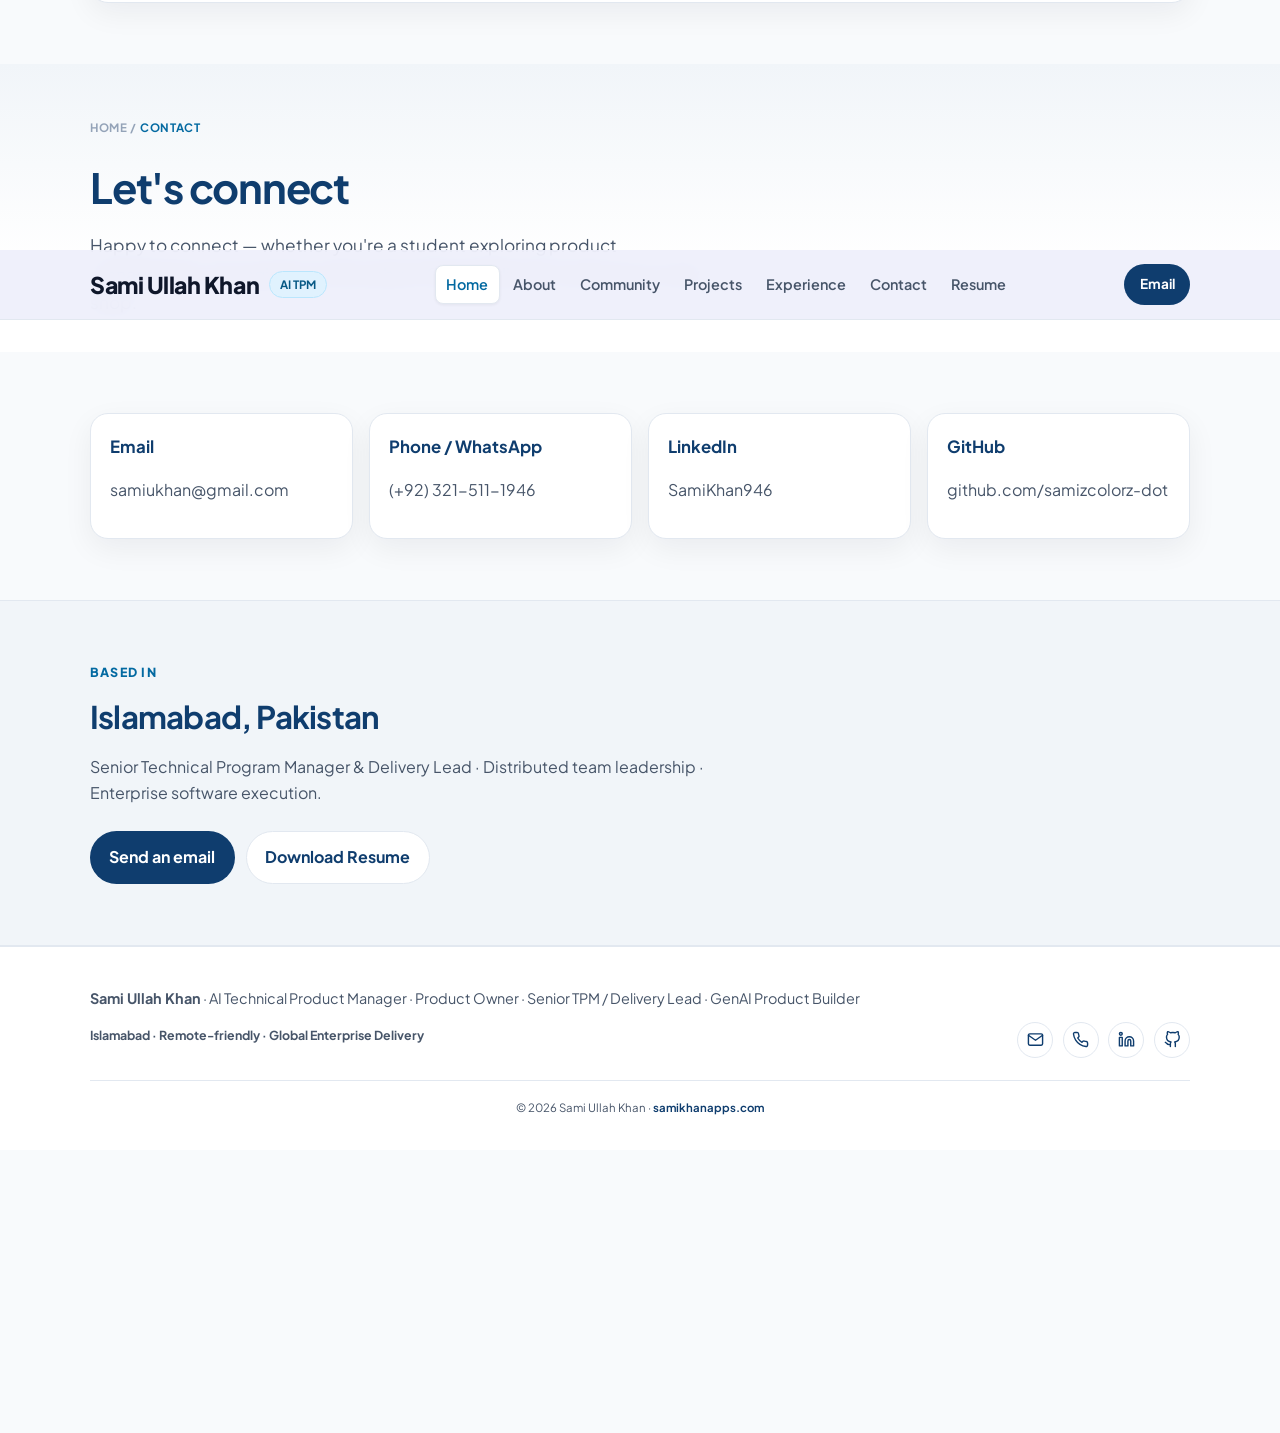
<file: experience/index.html>
<!DOCTYPE html><html lang="en"><head>
<meta charset="utf-8"/><meta http-equiv="refresh" content="0;url=/#experience"/>
<title>Redirect · Sami Ullah Khan</title>
<link rel="canonical" href="https://samikhanapps.com/"/>
<meta name="robots" content="noindex"/>
</head><body><p><a href="/#experience">Continue</a></p></body></html>
</file>
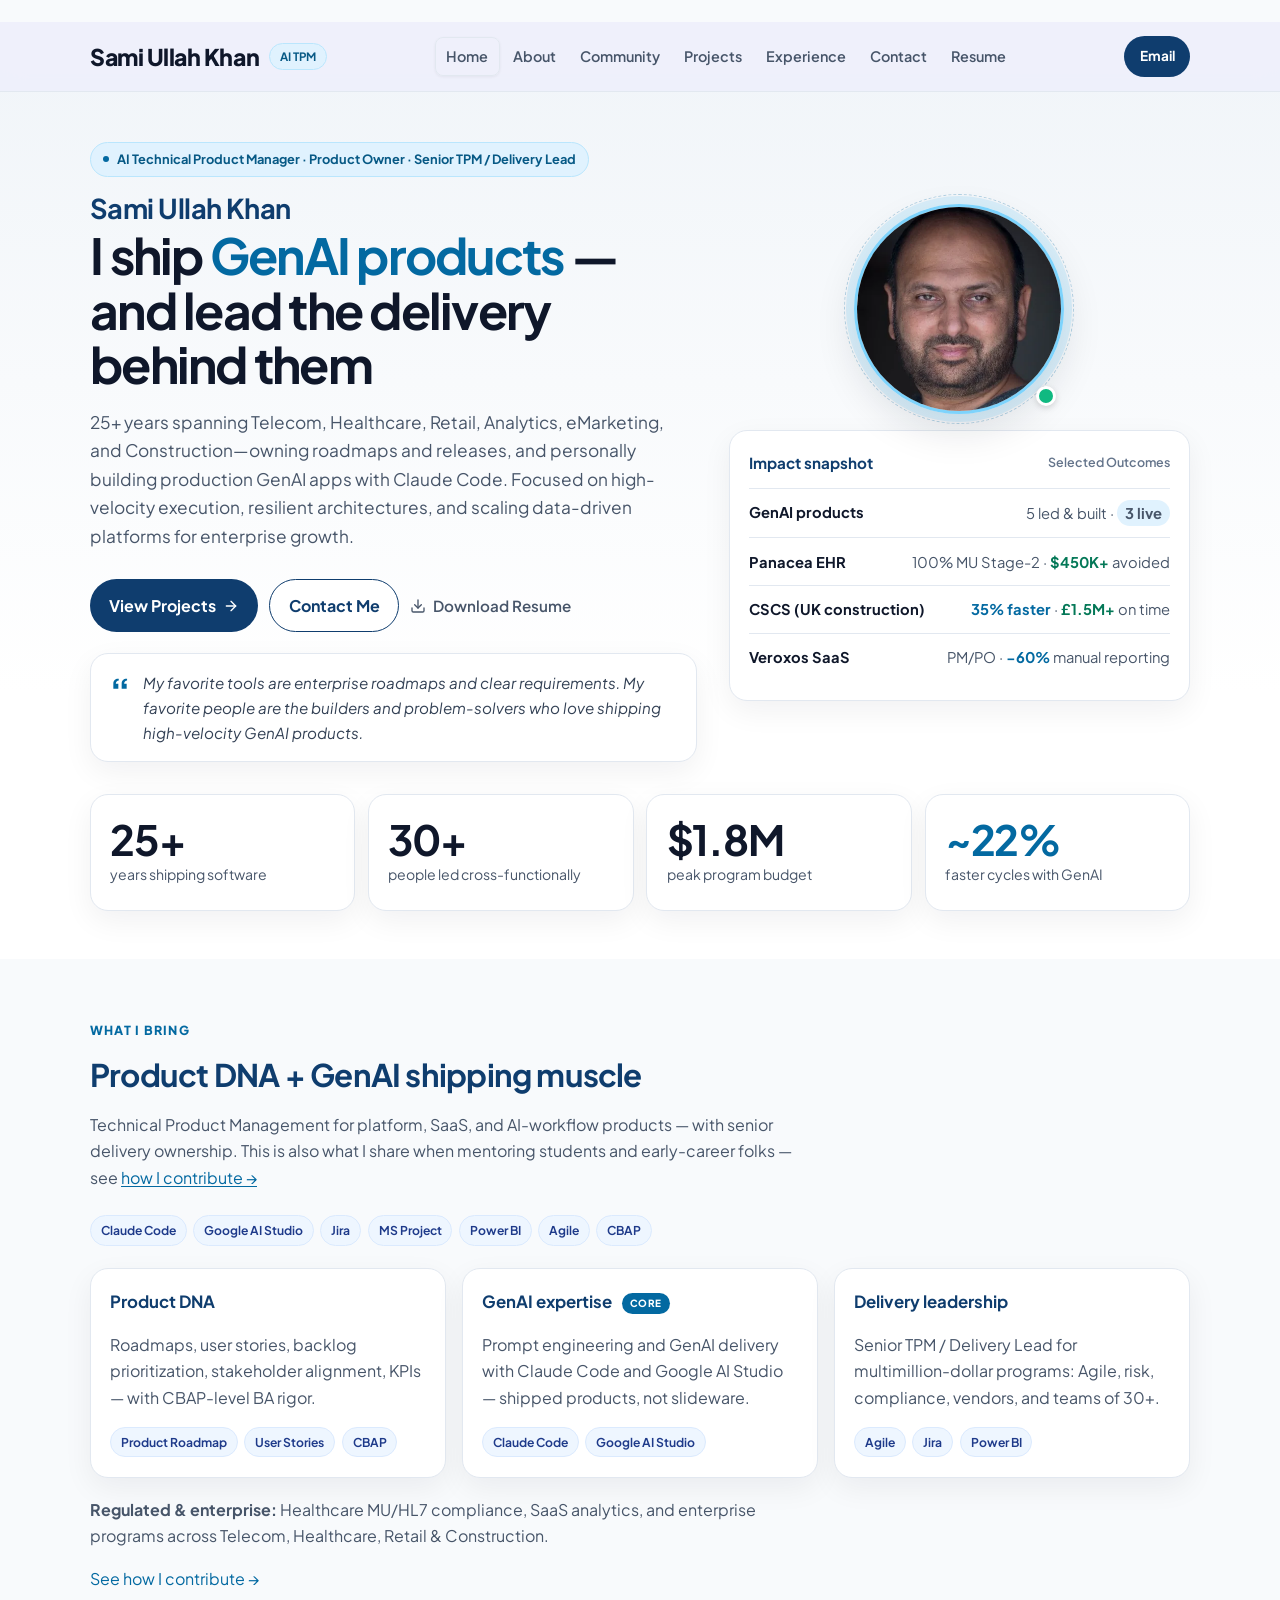
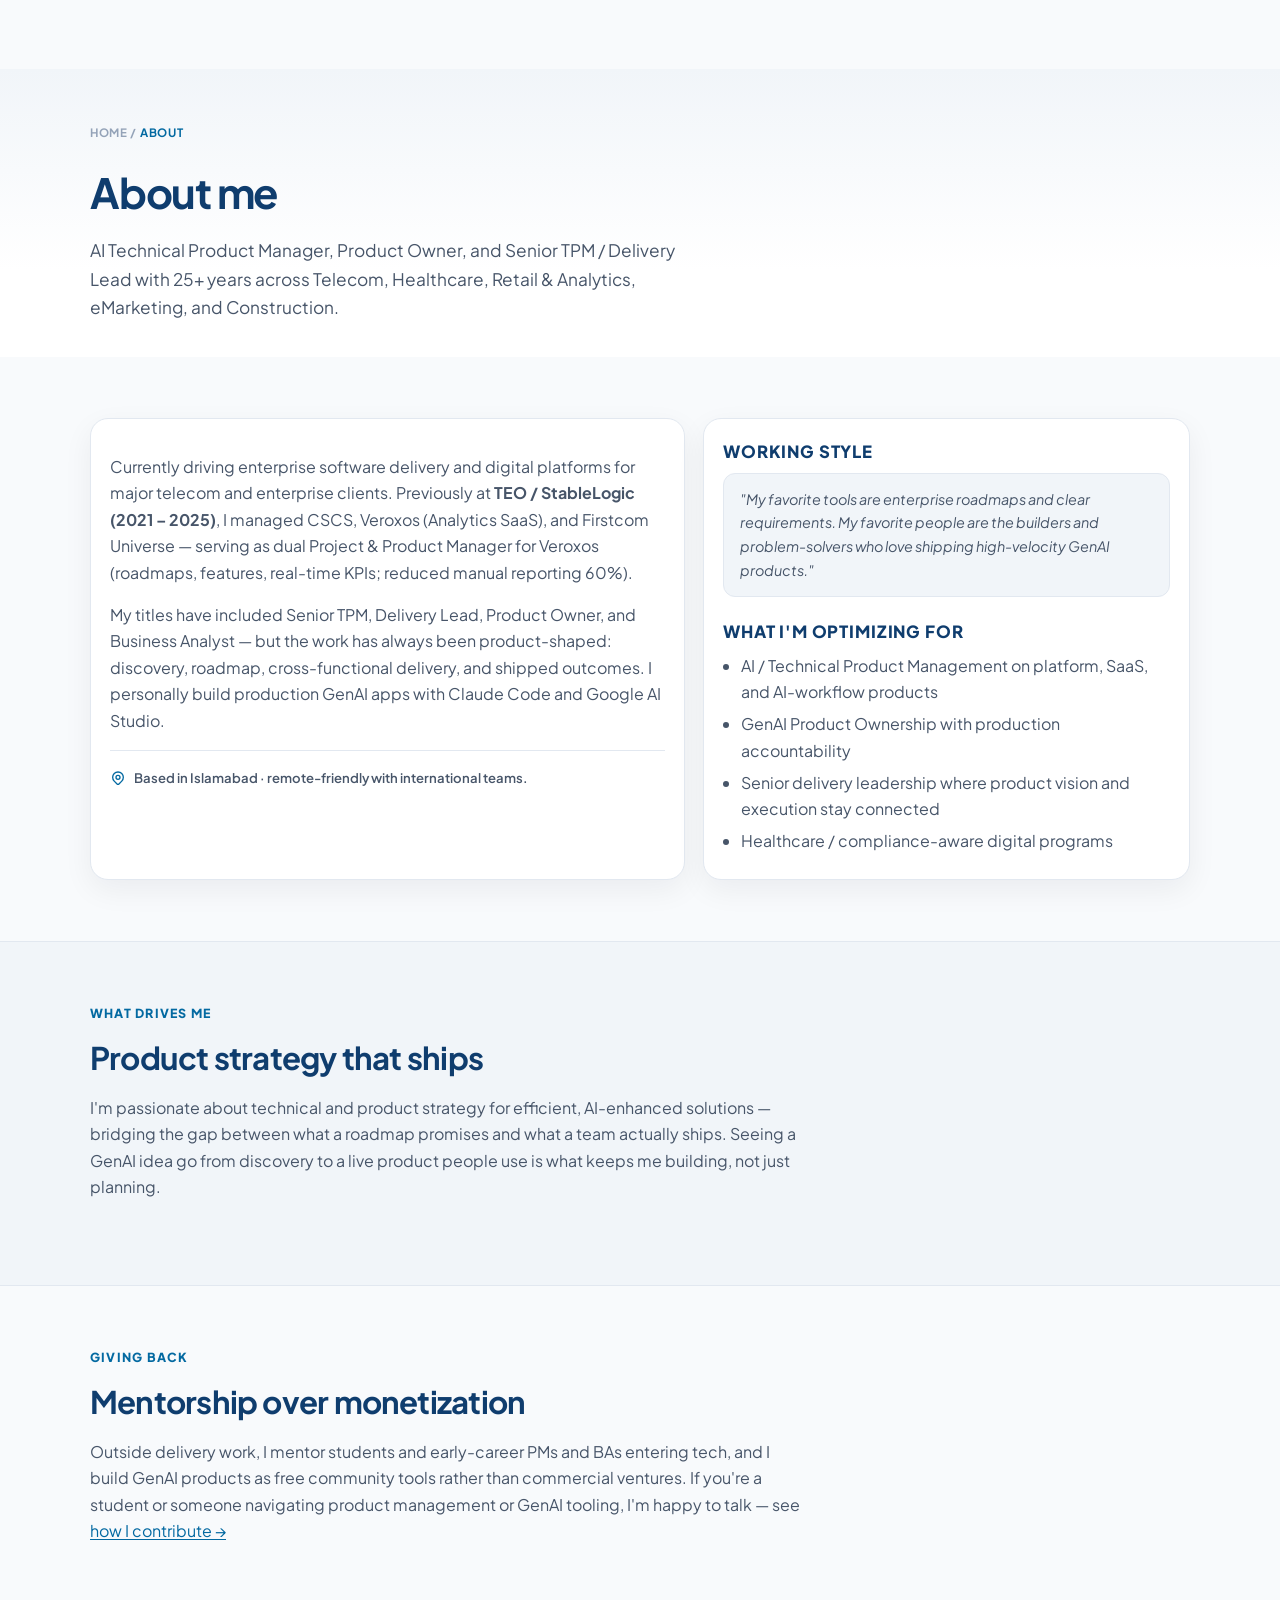
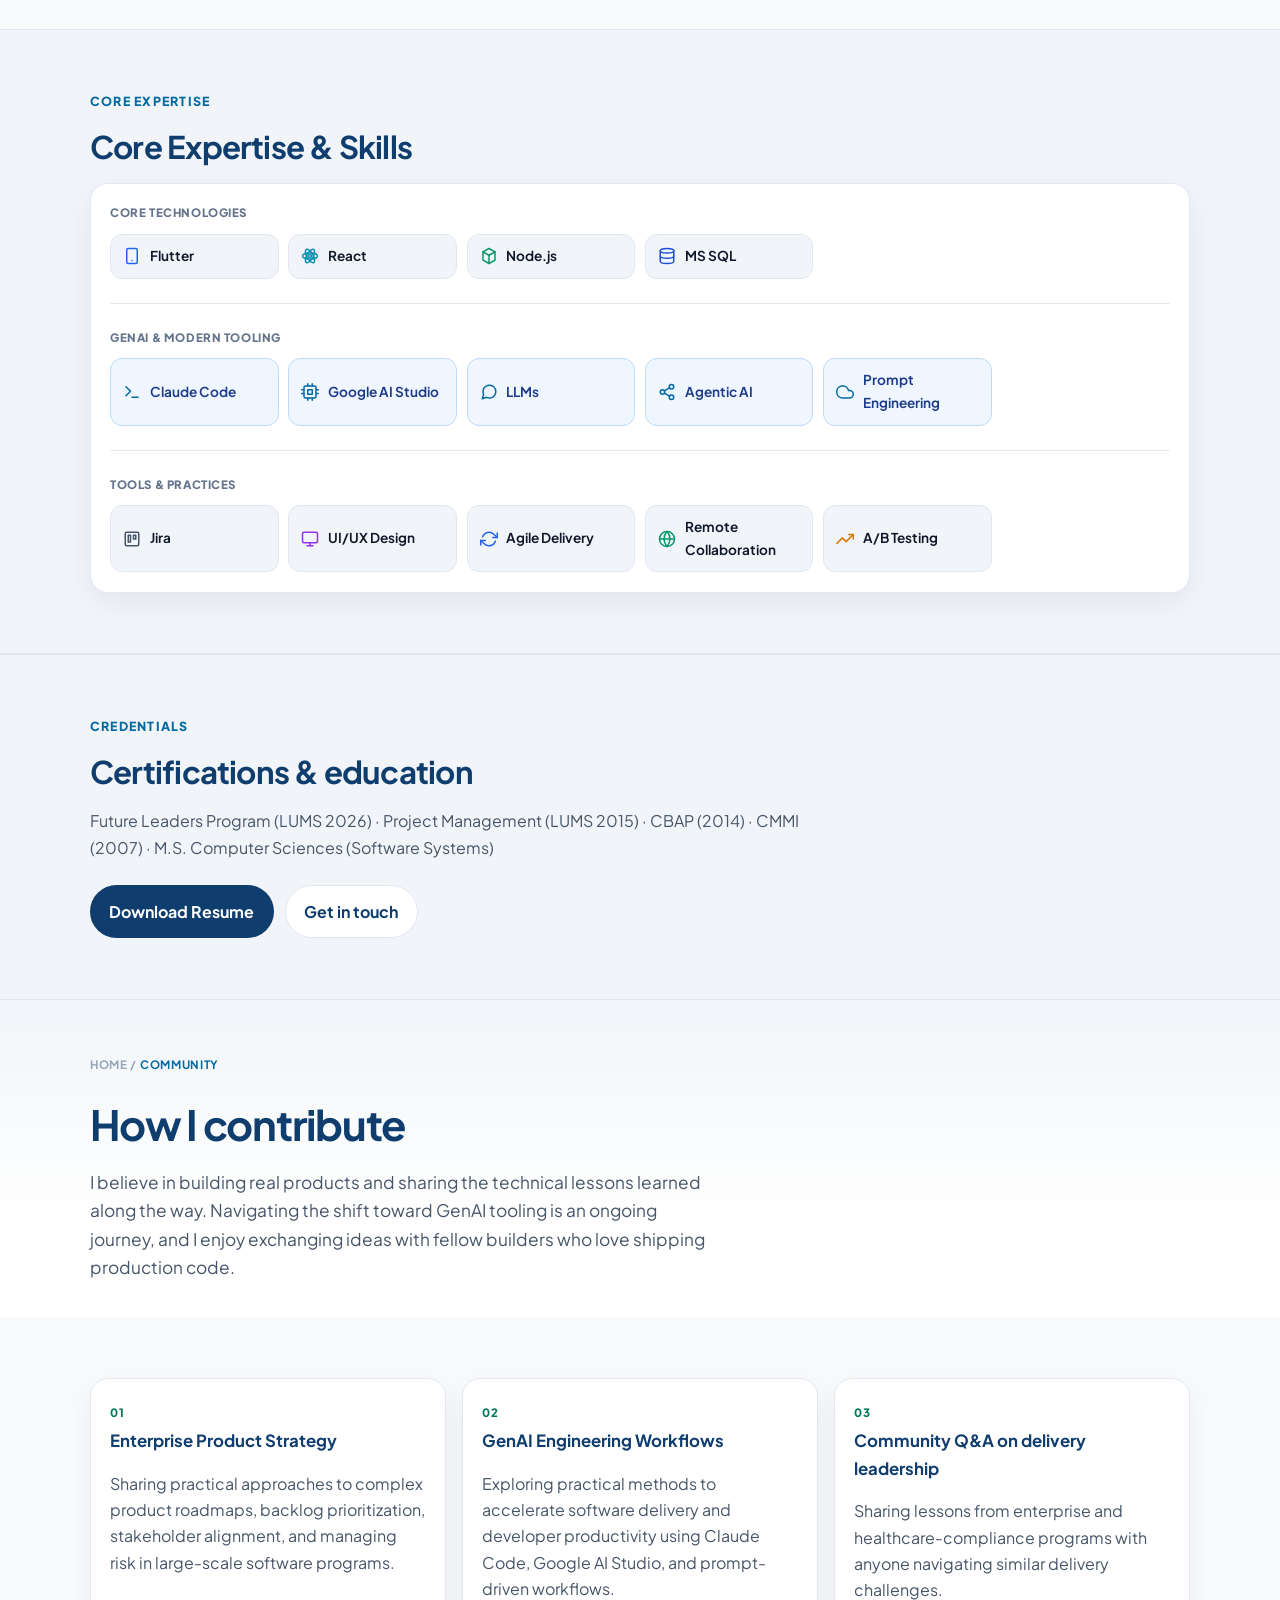
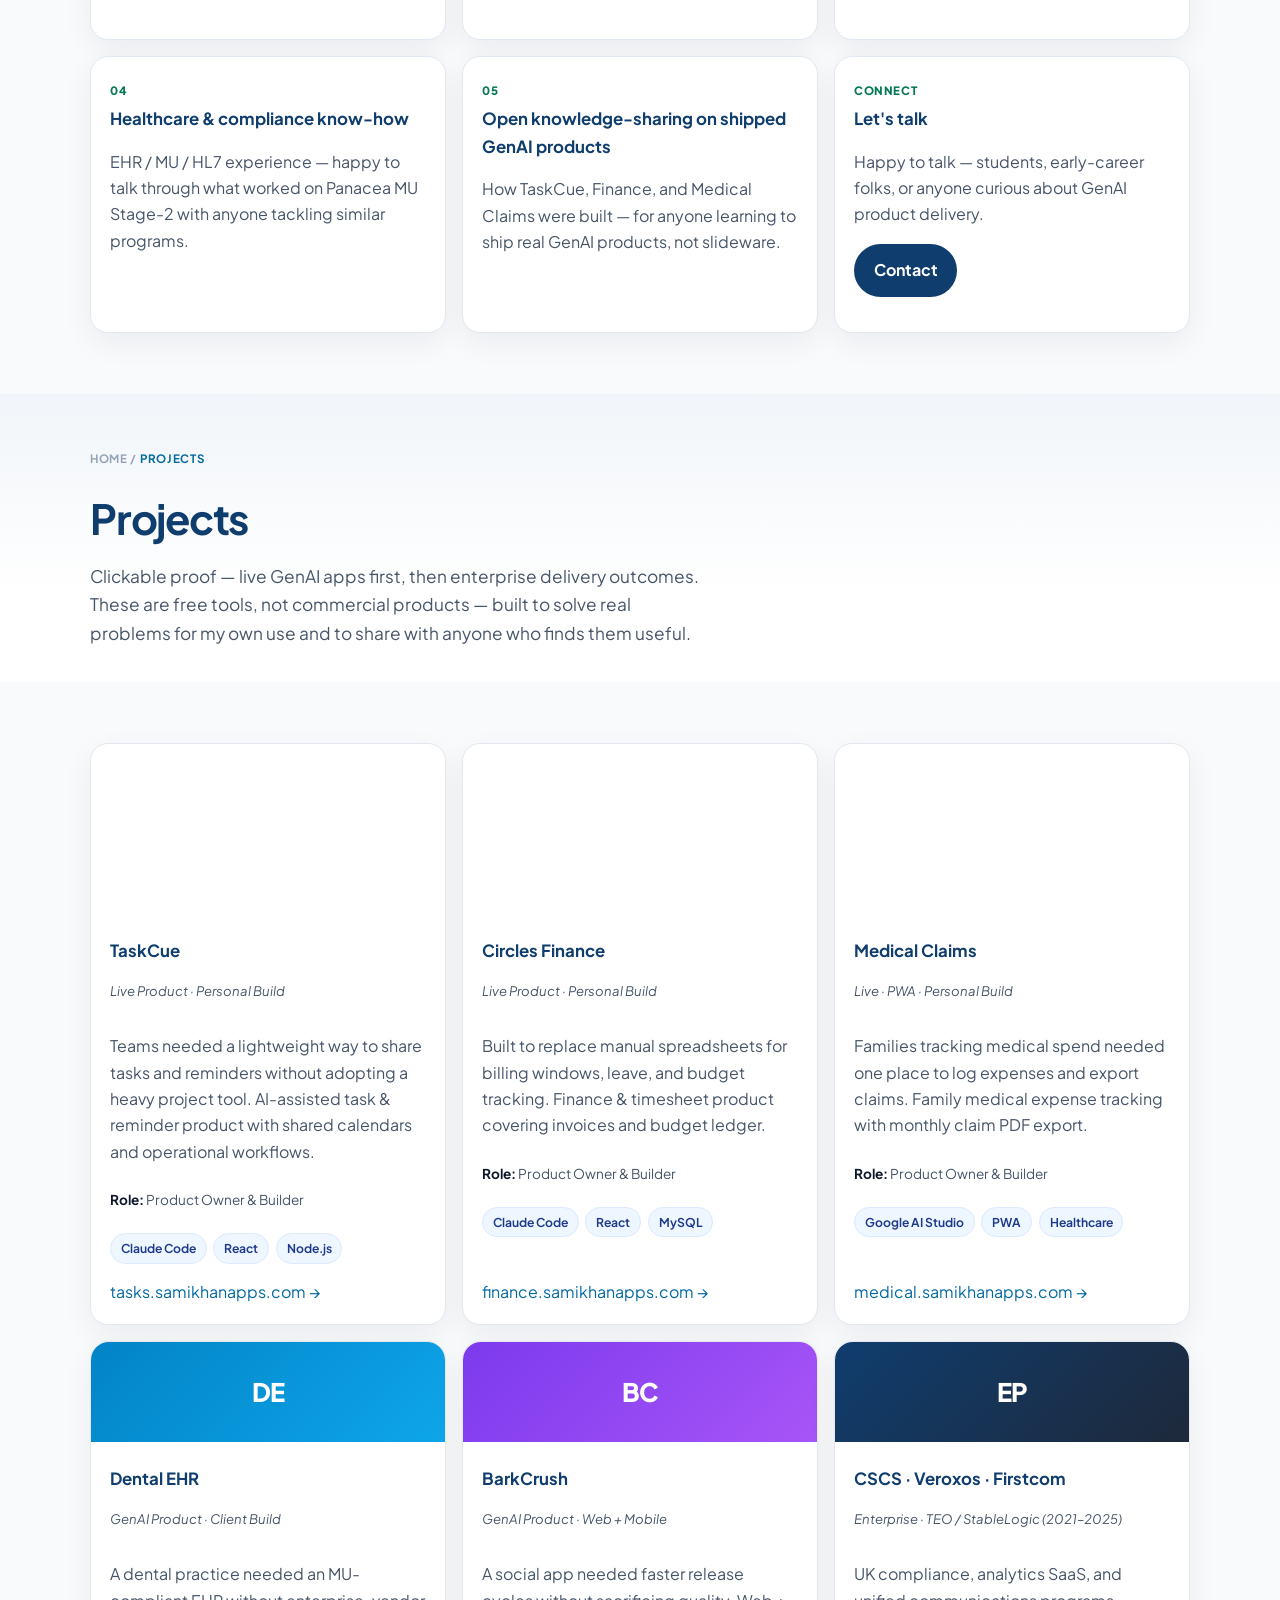
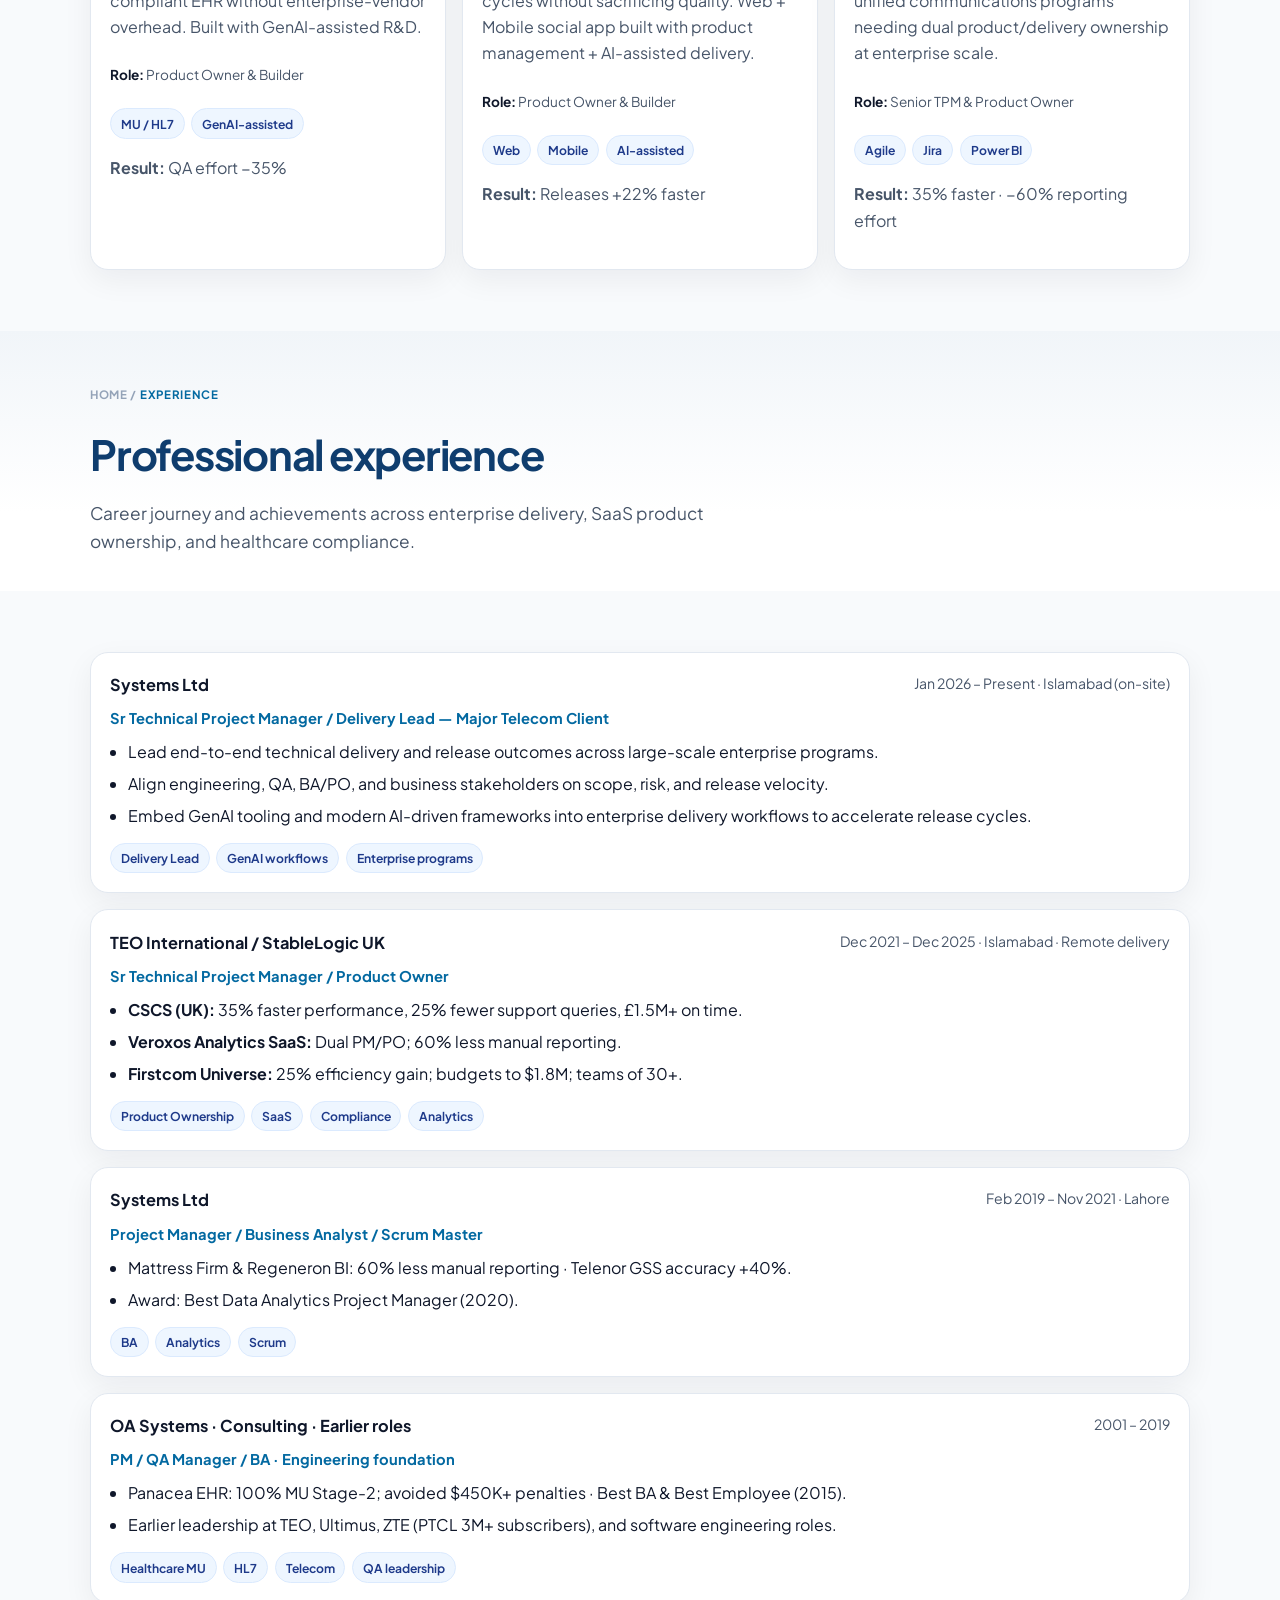
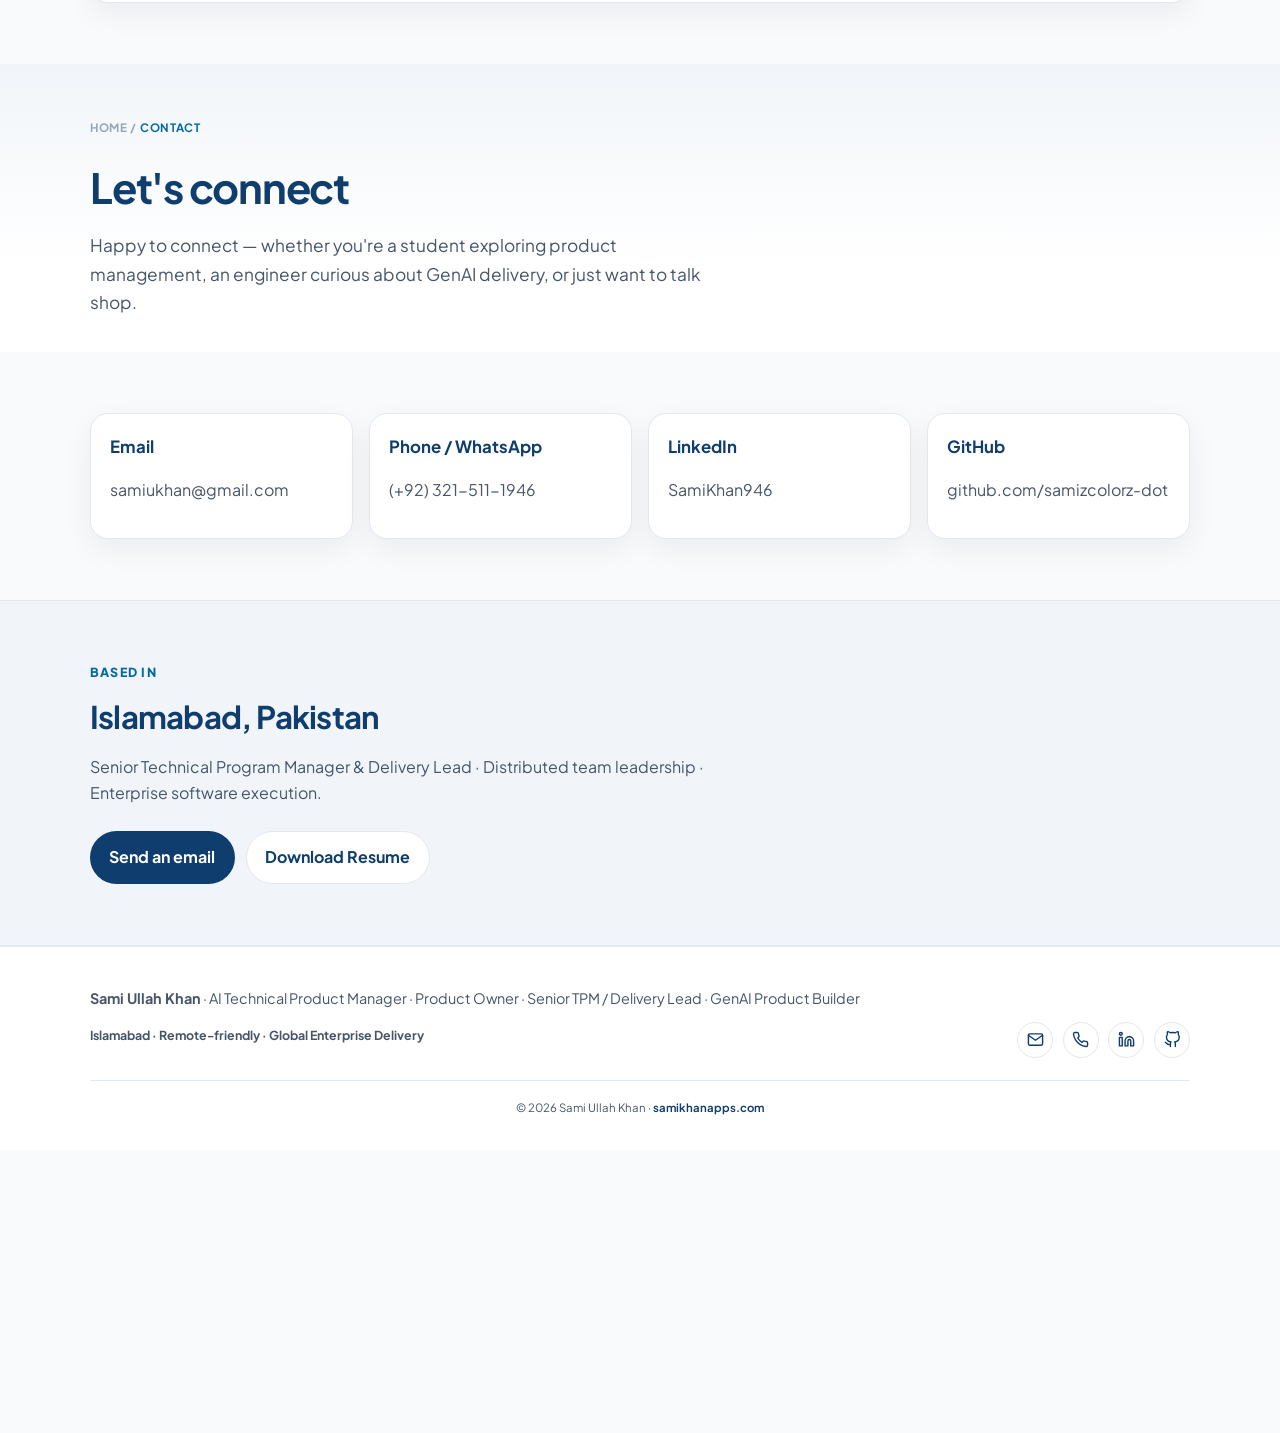
<file: projects/index.html>
<!DOCTYPE html><html lang="en"><head>
<meta charset="utf-8"/><meta http-equiv="refresh" content="0;url=/#projects"/>
<title>Redirect · Sami Ullah Khan</title>
<link rel="canonical" href="https://samikhanapps.com/"/>
<meta name="robots" content="noindex"/>
</head><body><p><a href="/#projects">Continue</a></p></body></html>
</file>
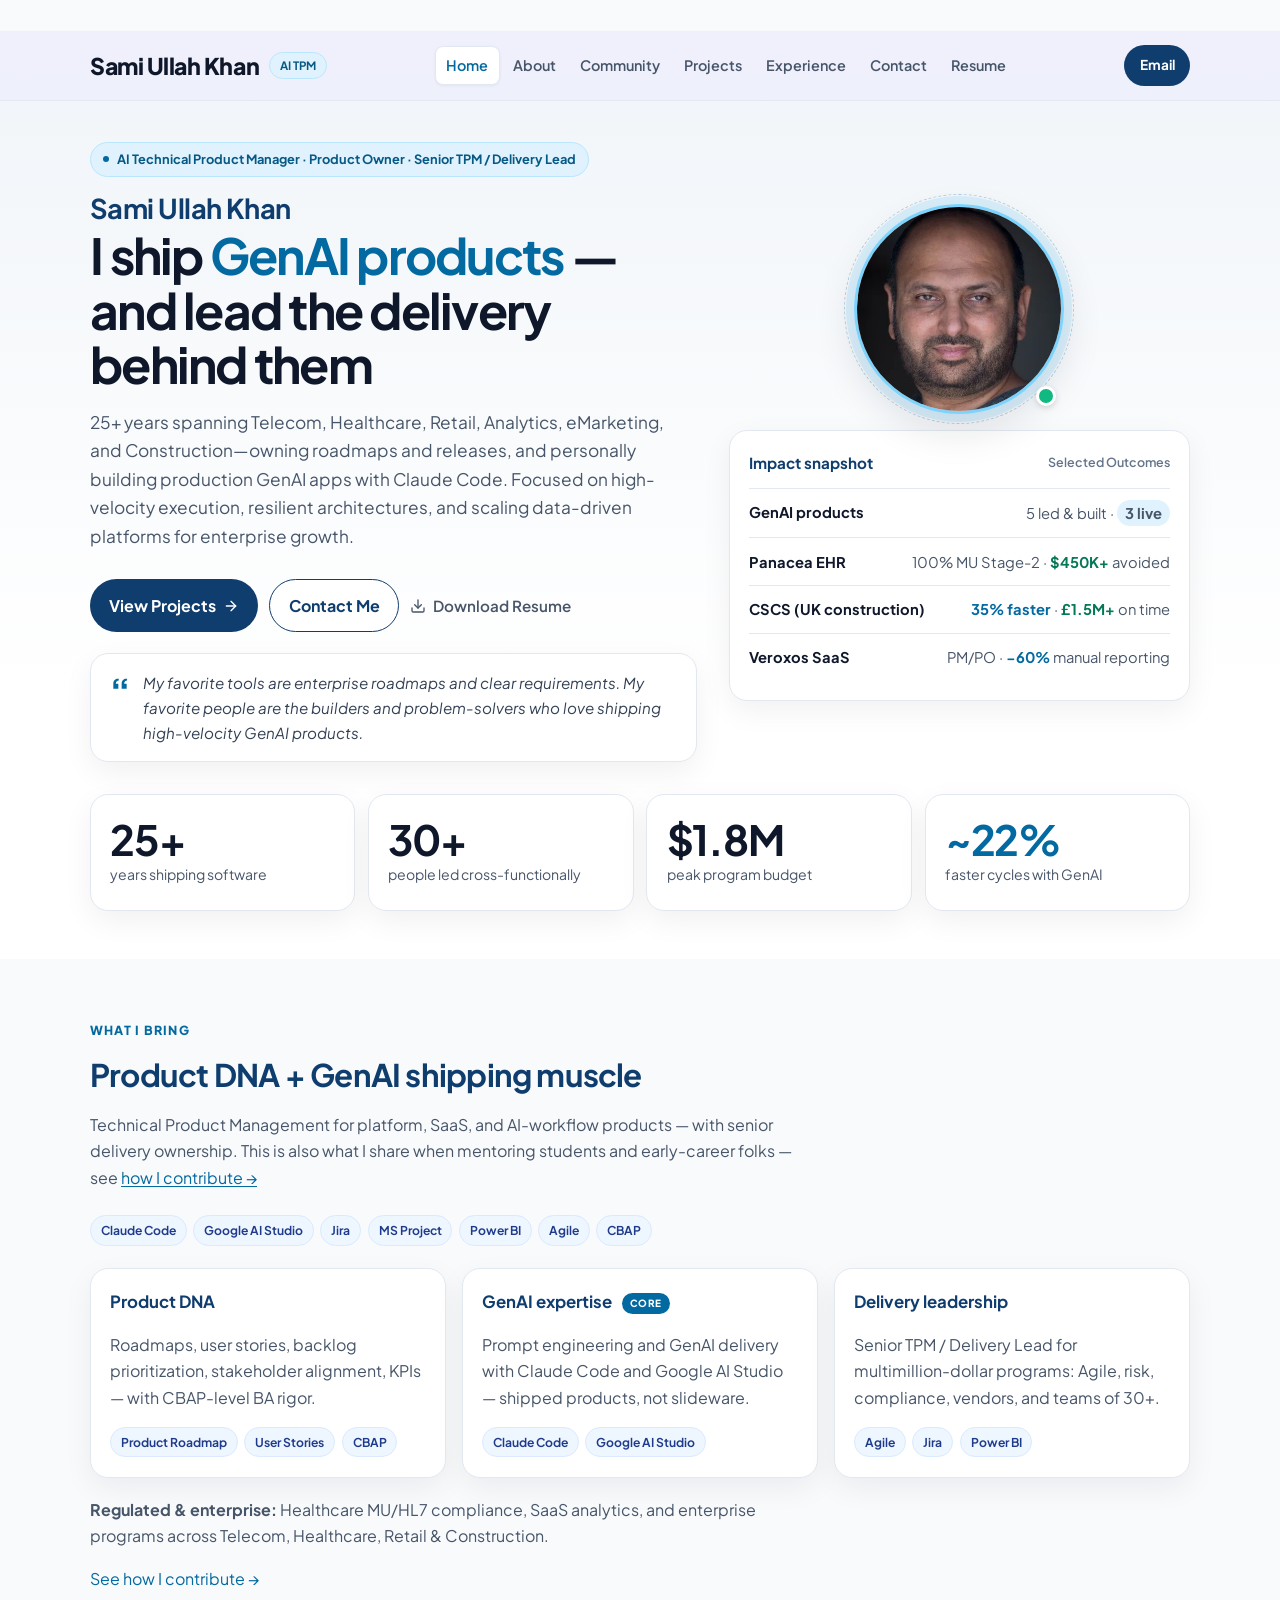
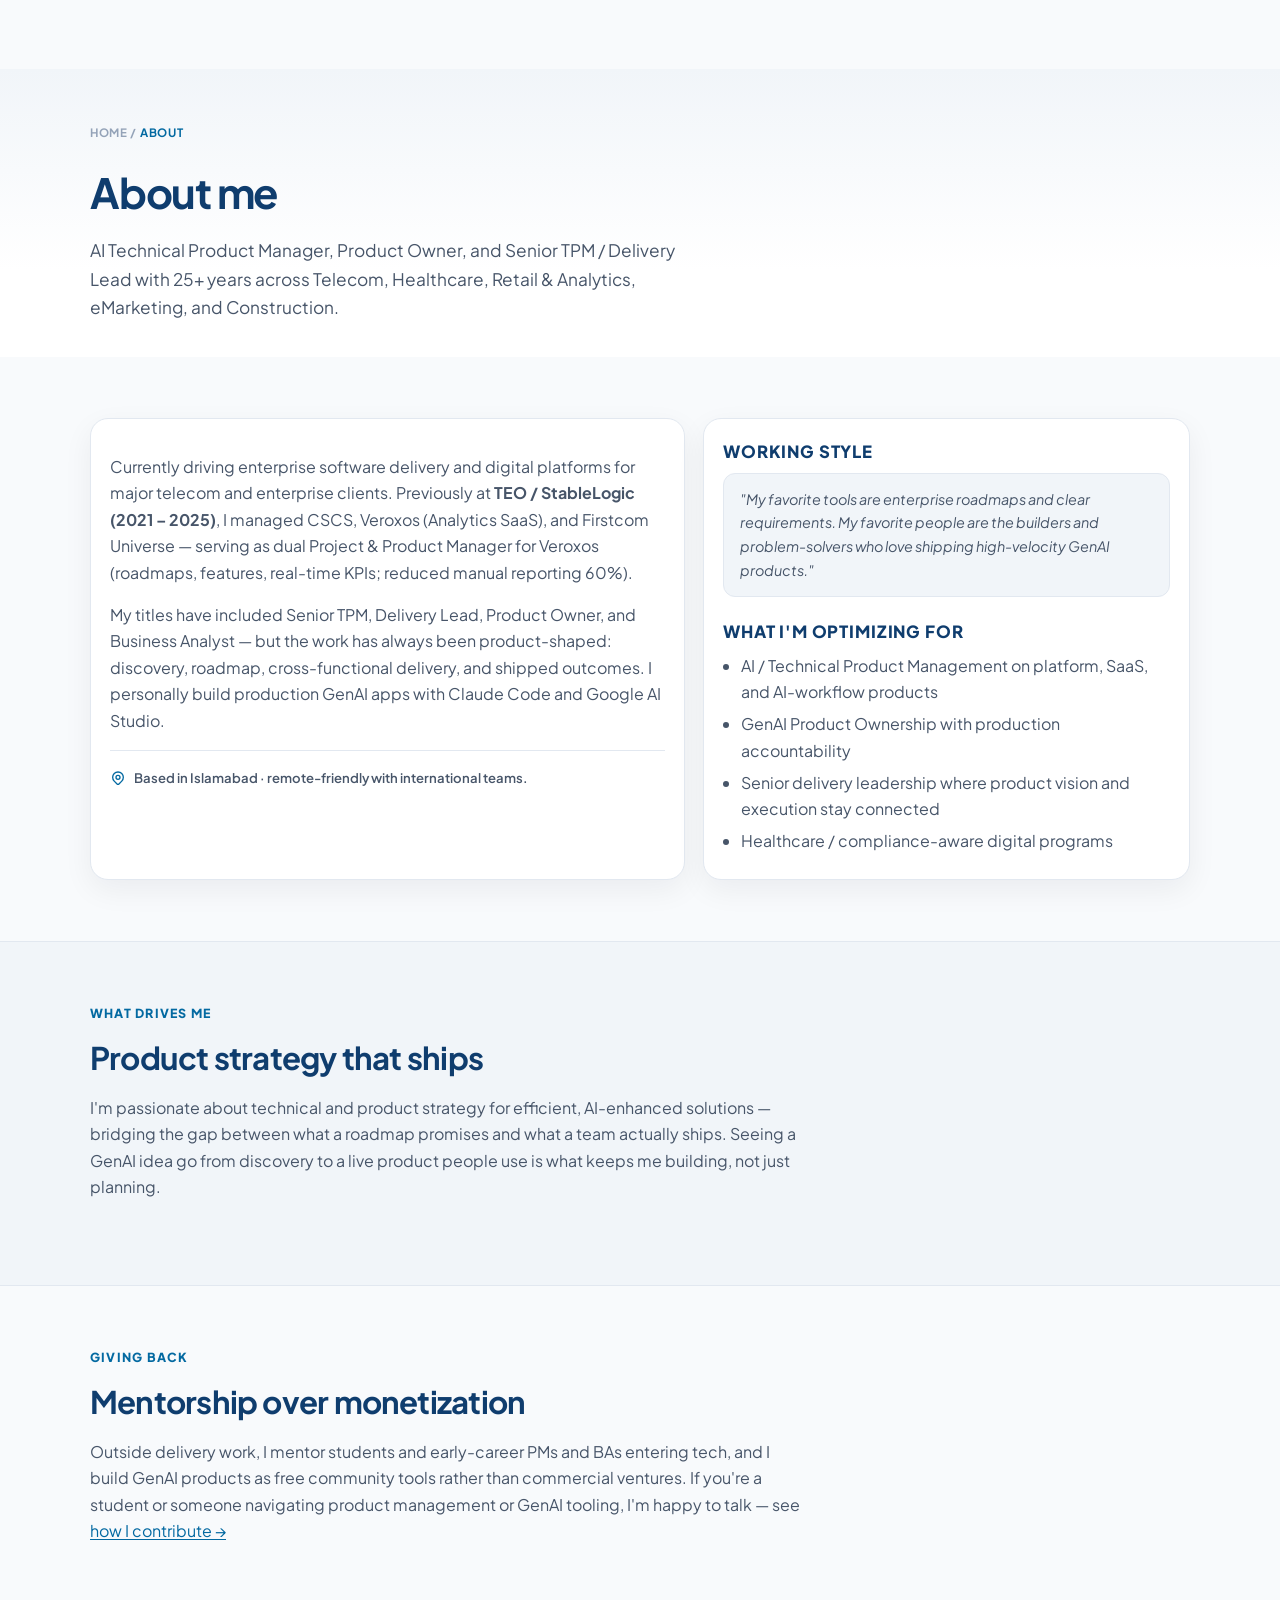
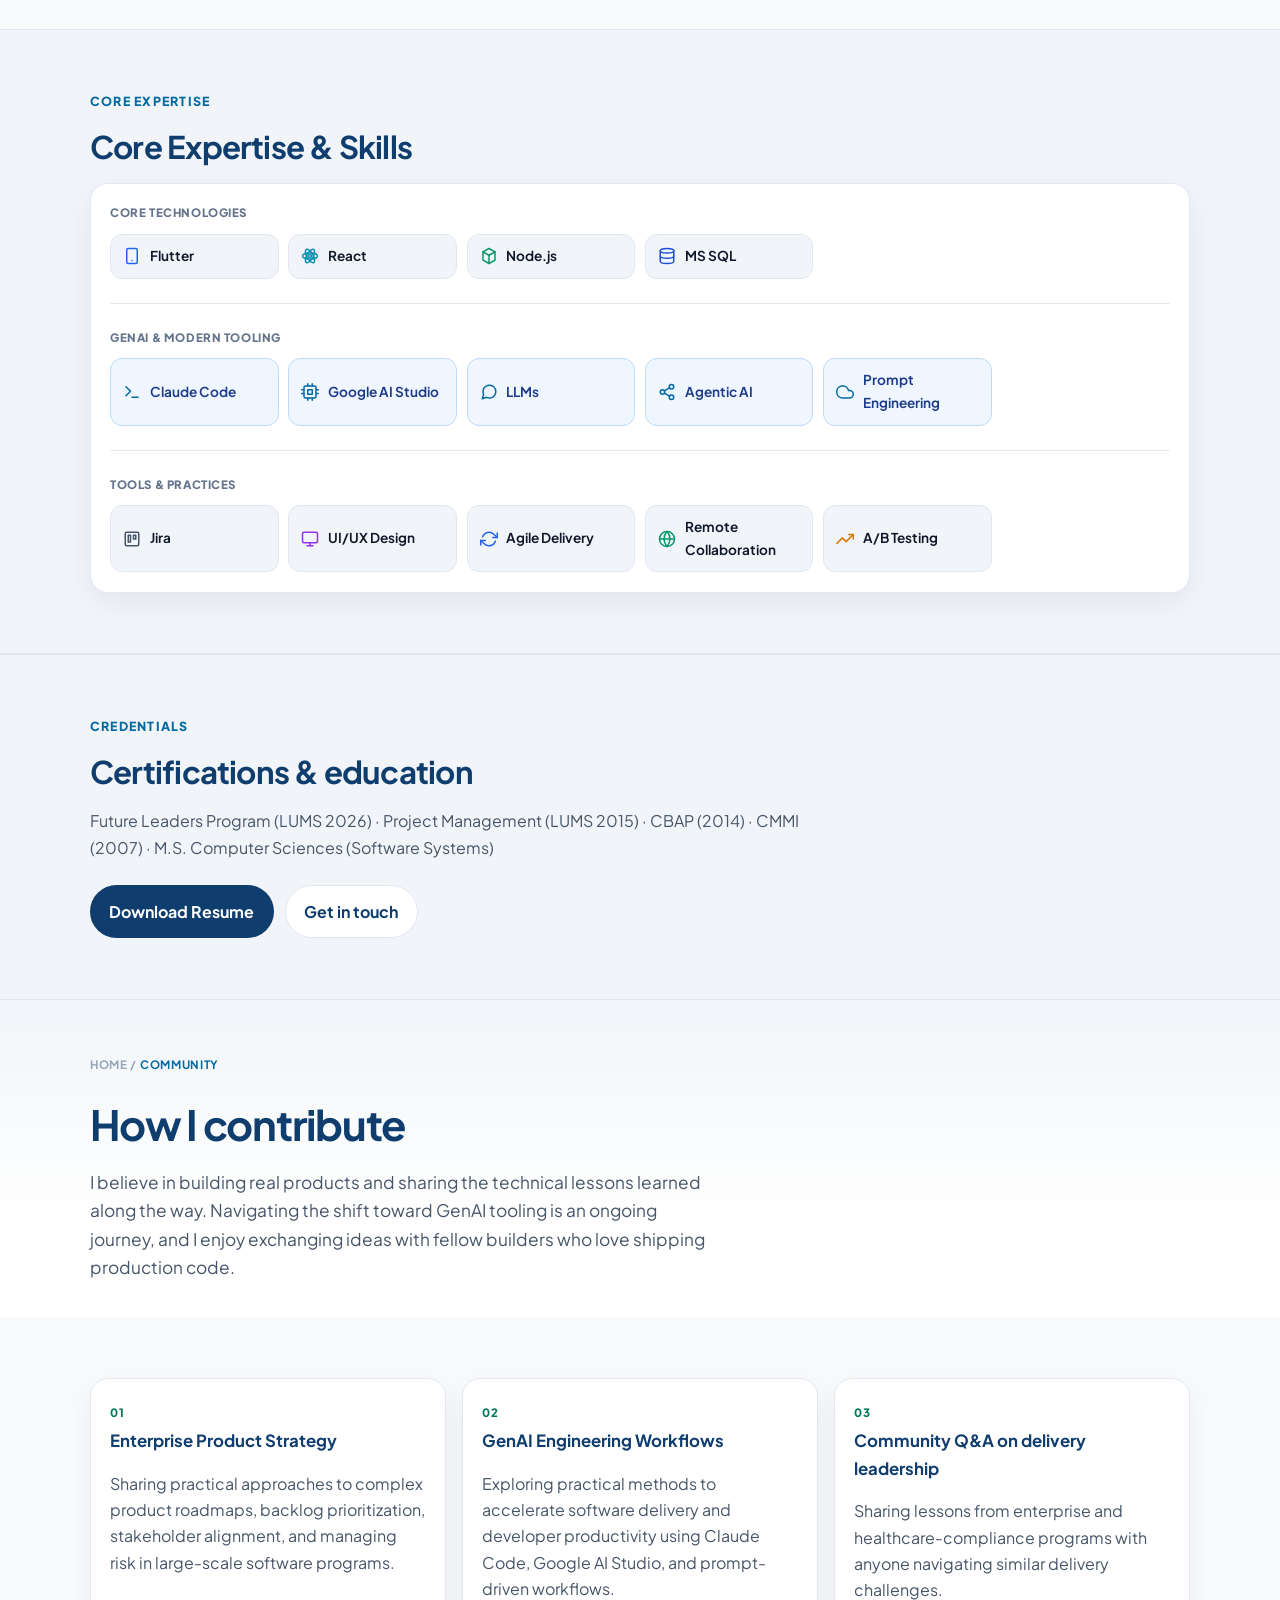
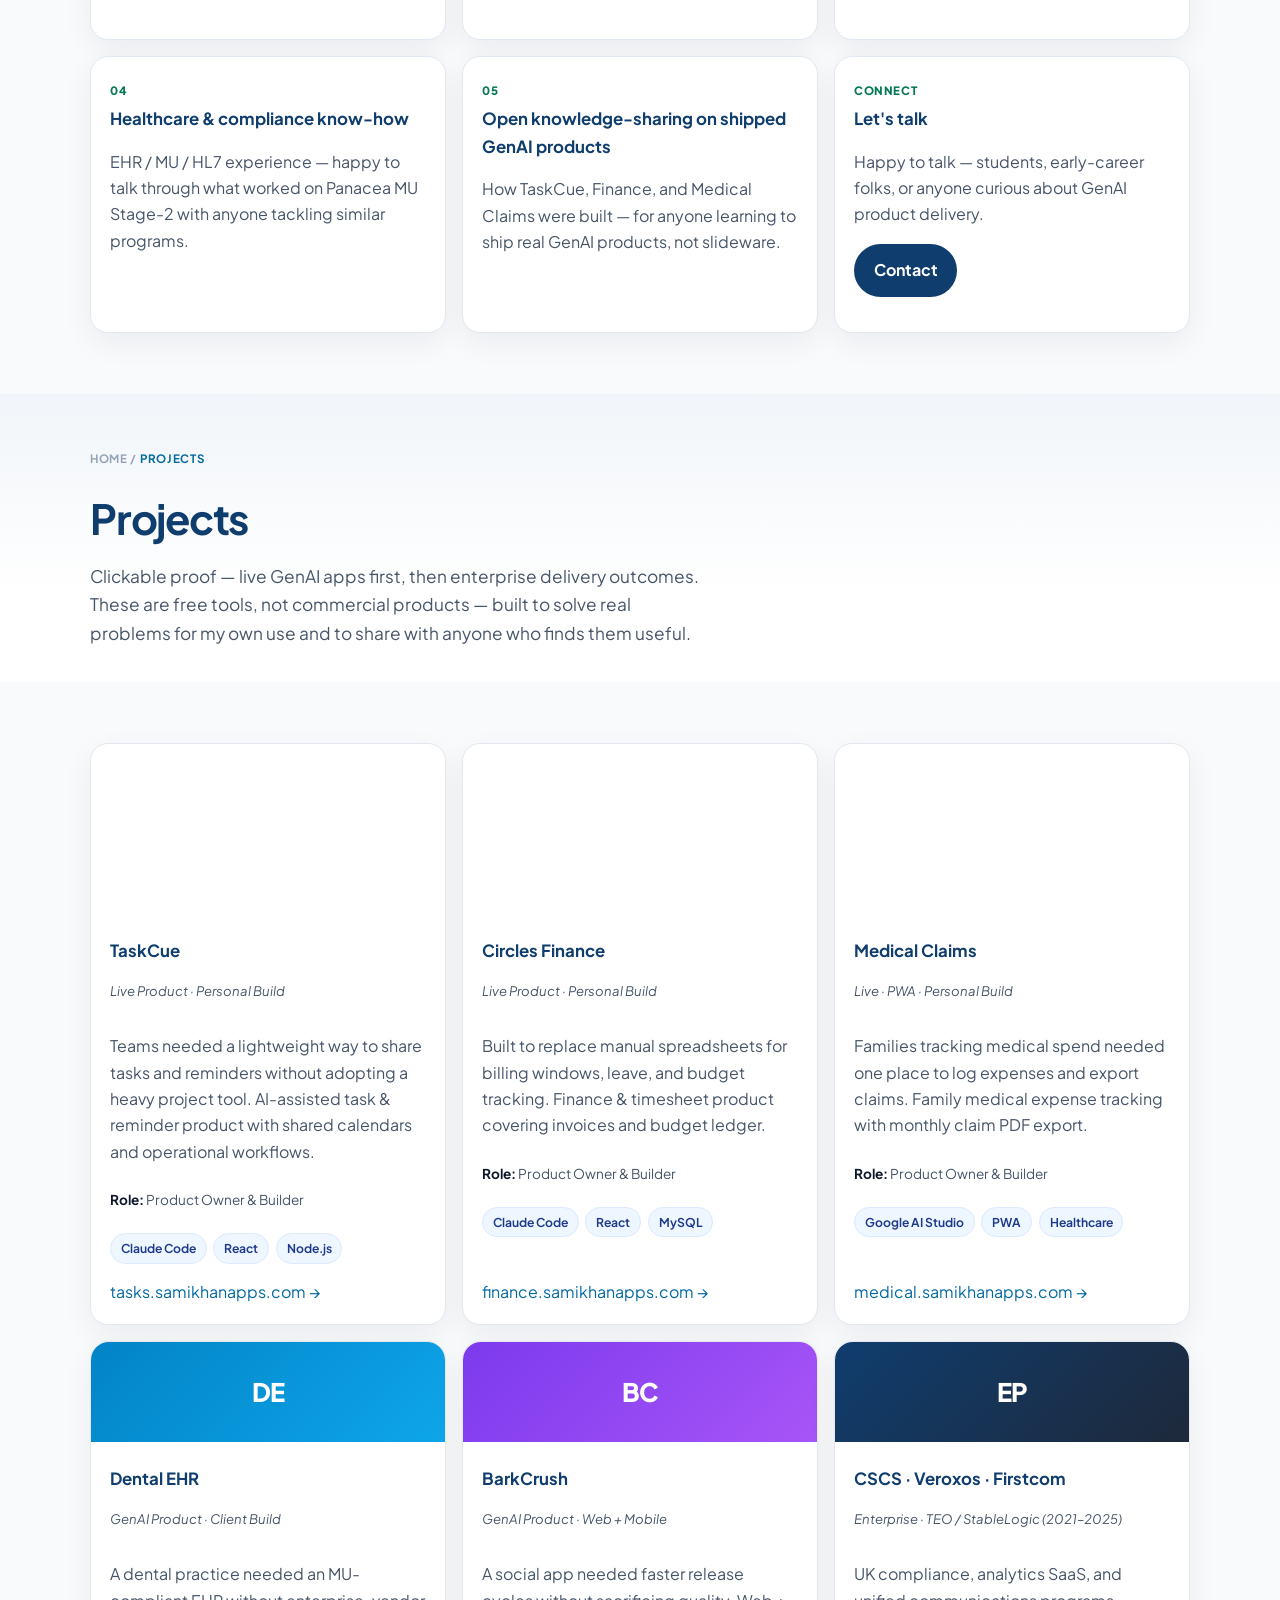
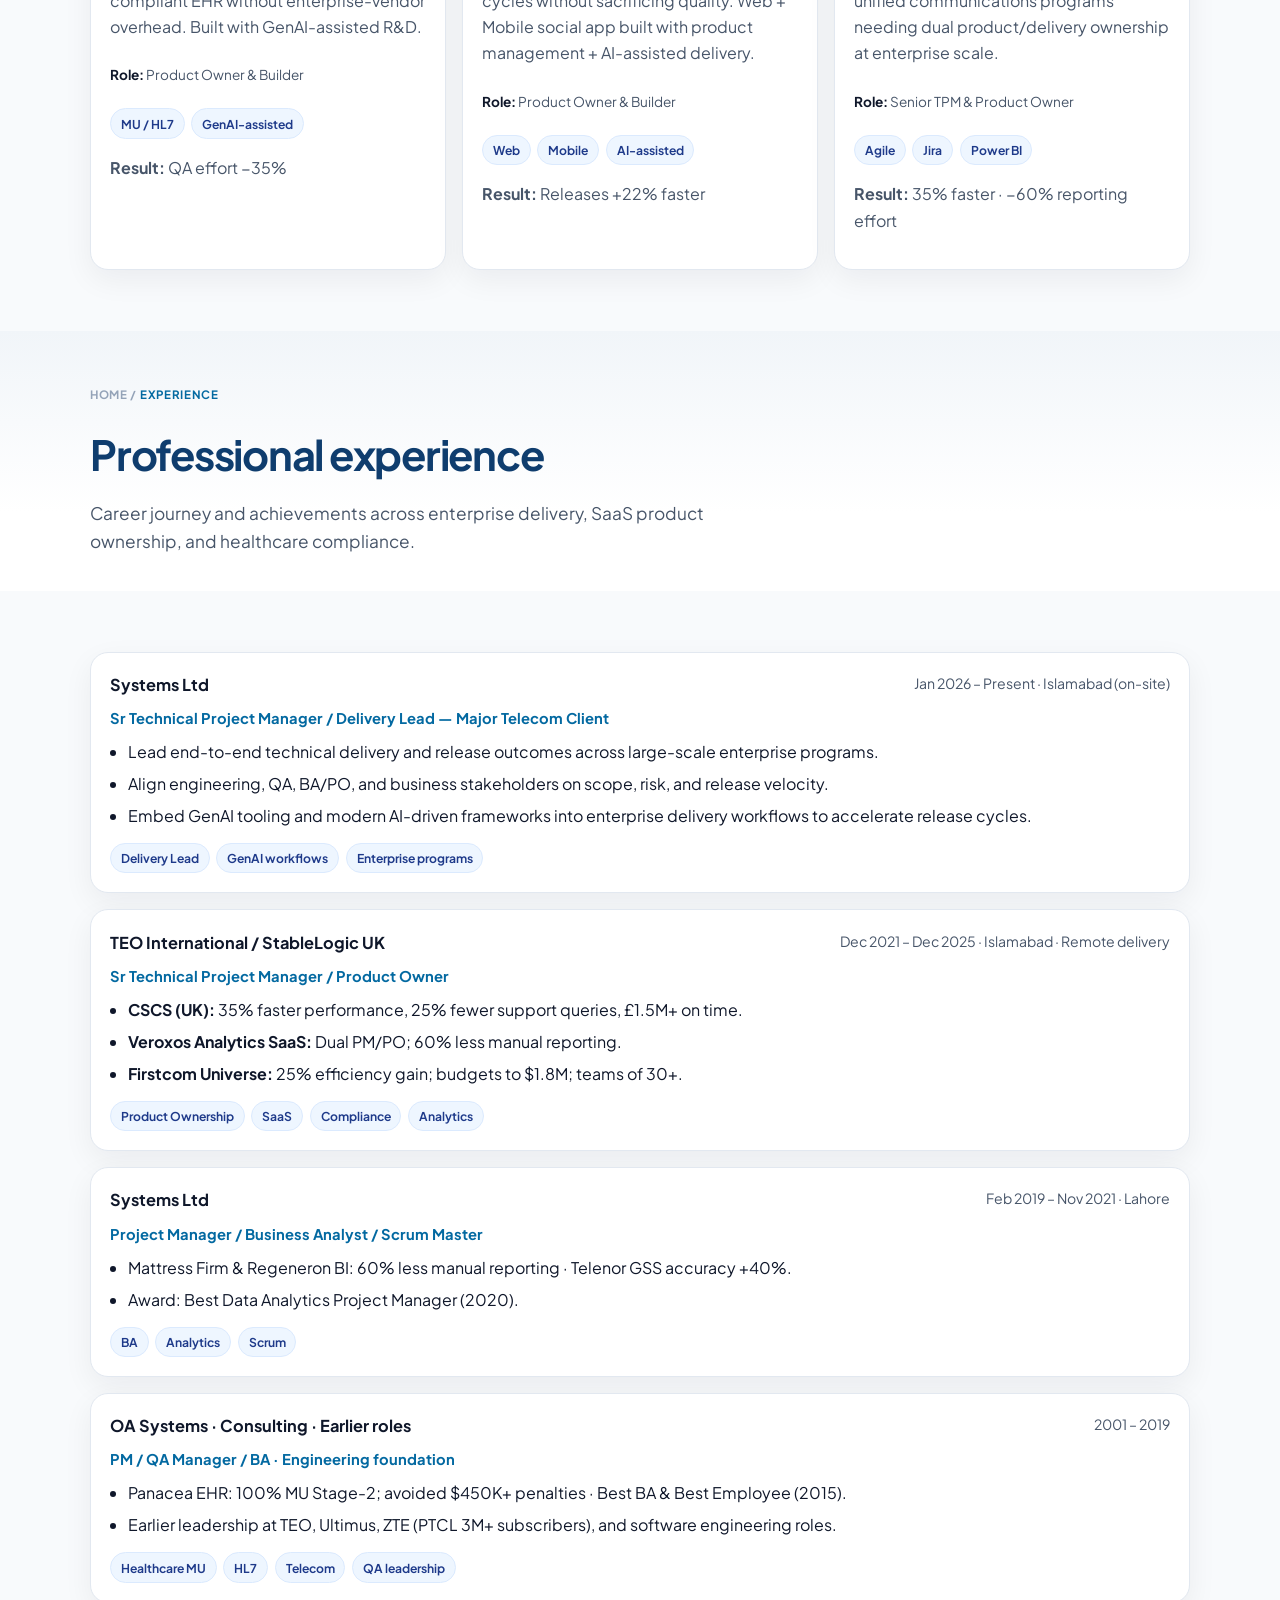
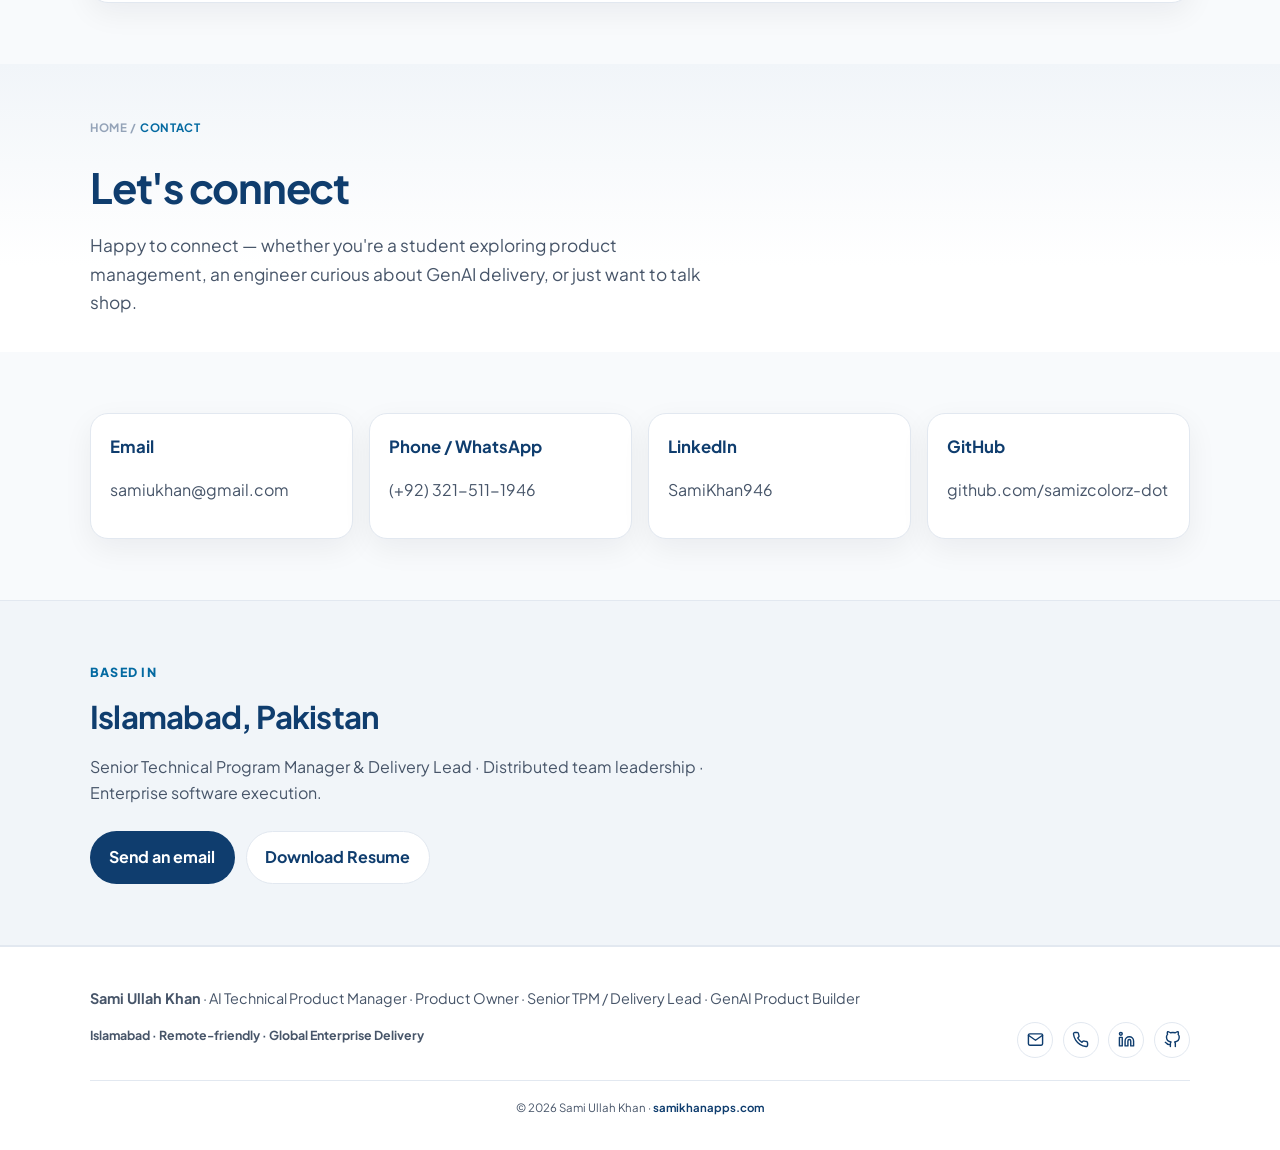
<file: about.html>
<!DOCTYPE html><html lang="en"><head>
<meta charset="utf-8"/><meta http-equiv="refresh" content="0;url=/about/"/>
<title>Redirect · Sami Ullah Khan</title>
<link rel="canonical" href="https://samikhanapps.com/about/"/>
<meta name="robots" content="noindex"/>
</head><body><p><a href="/about/">Continue</a></p></body></html>
</file>
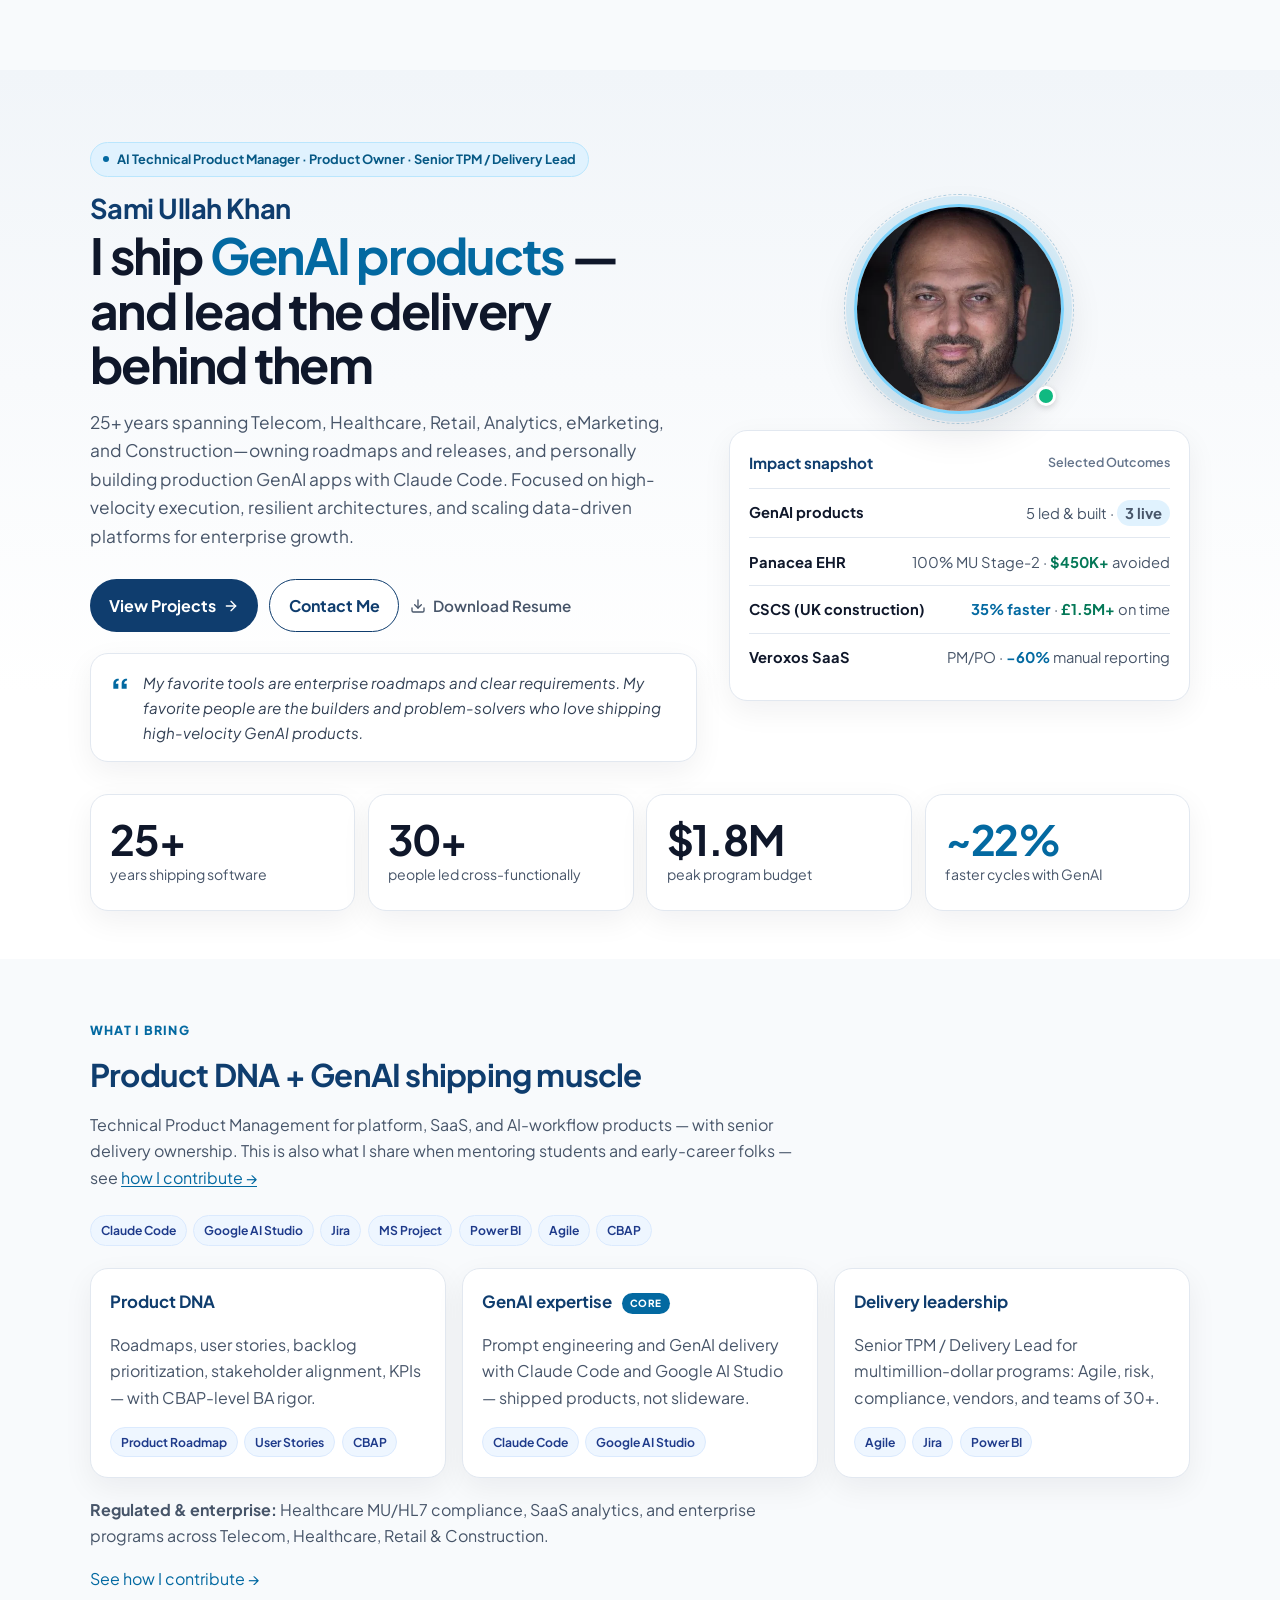
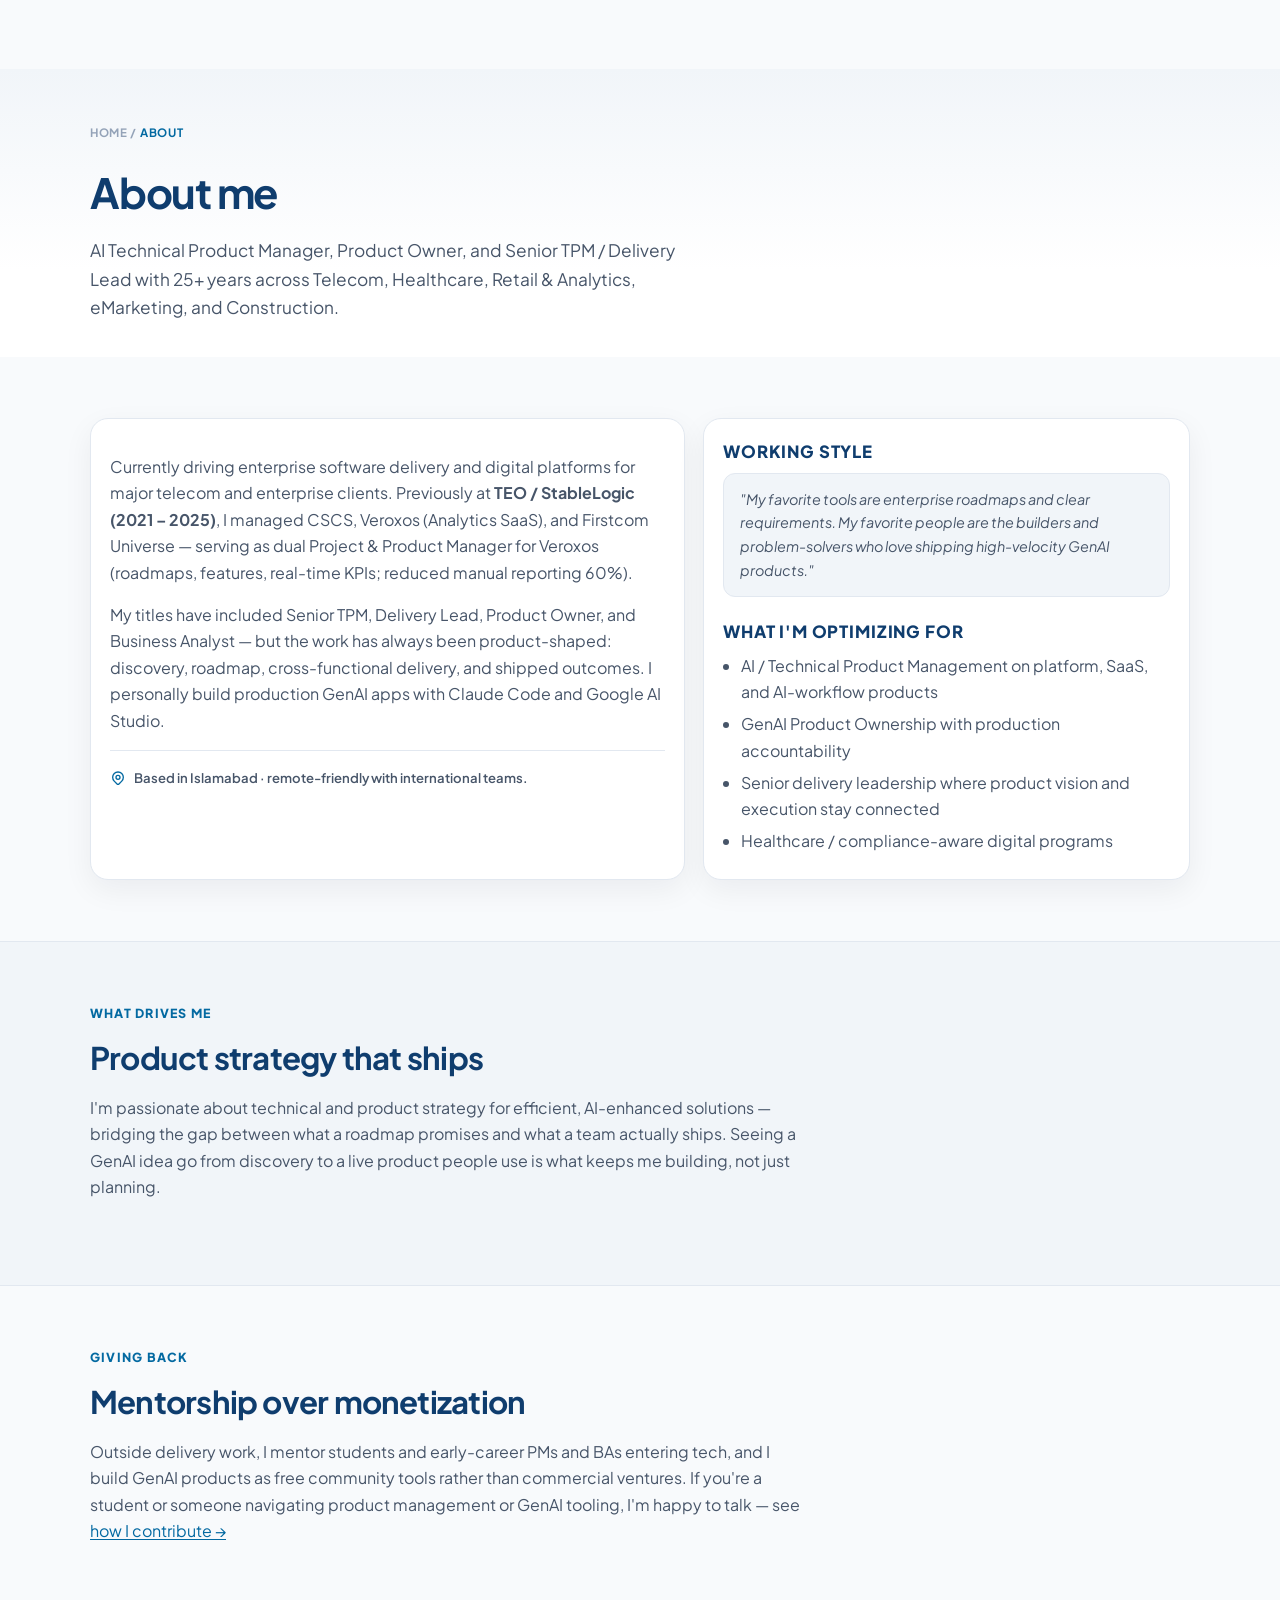
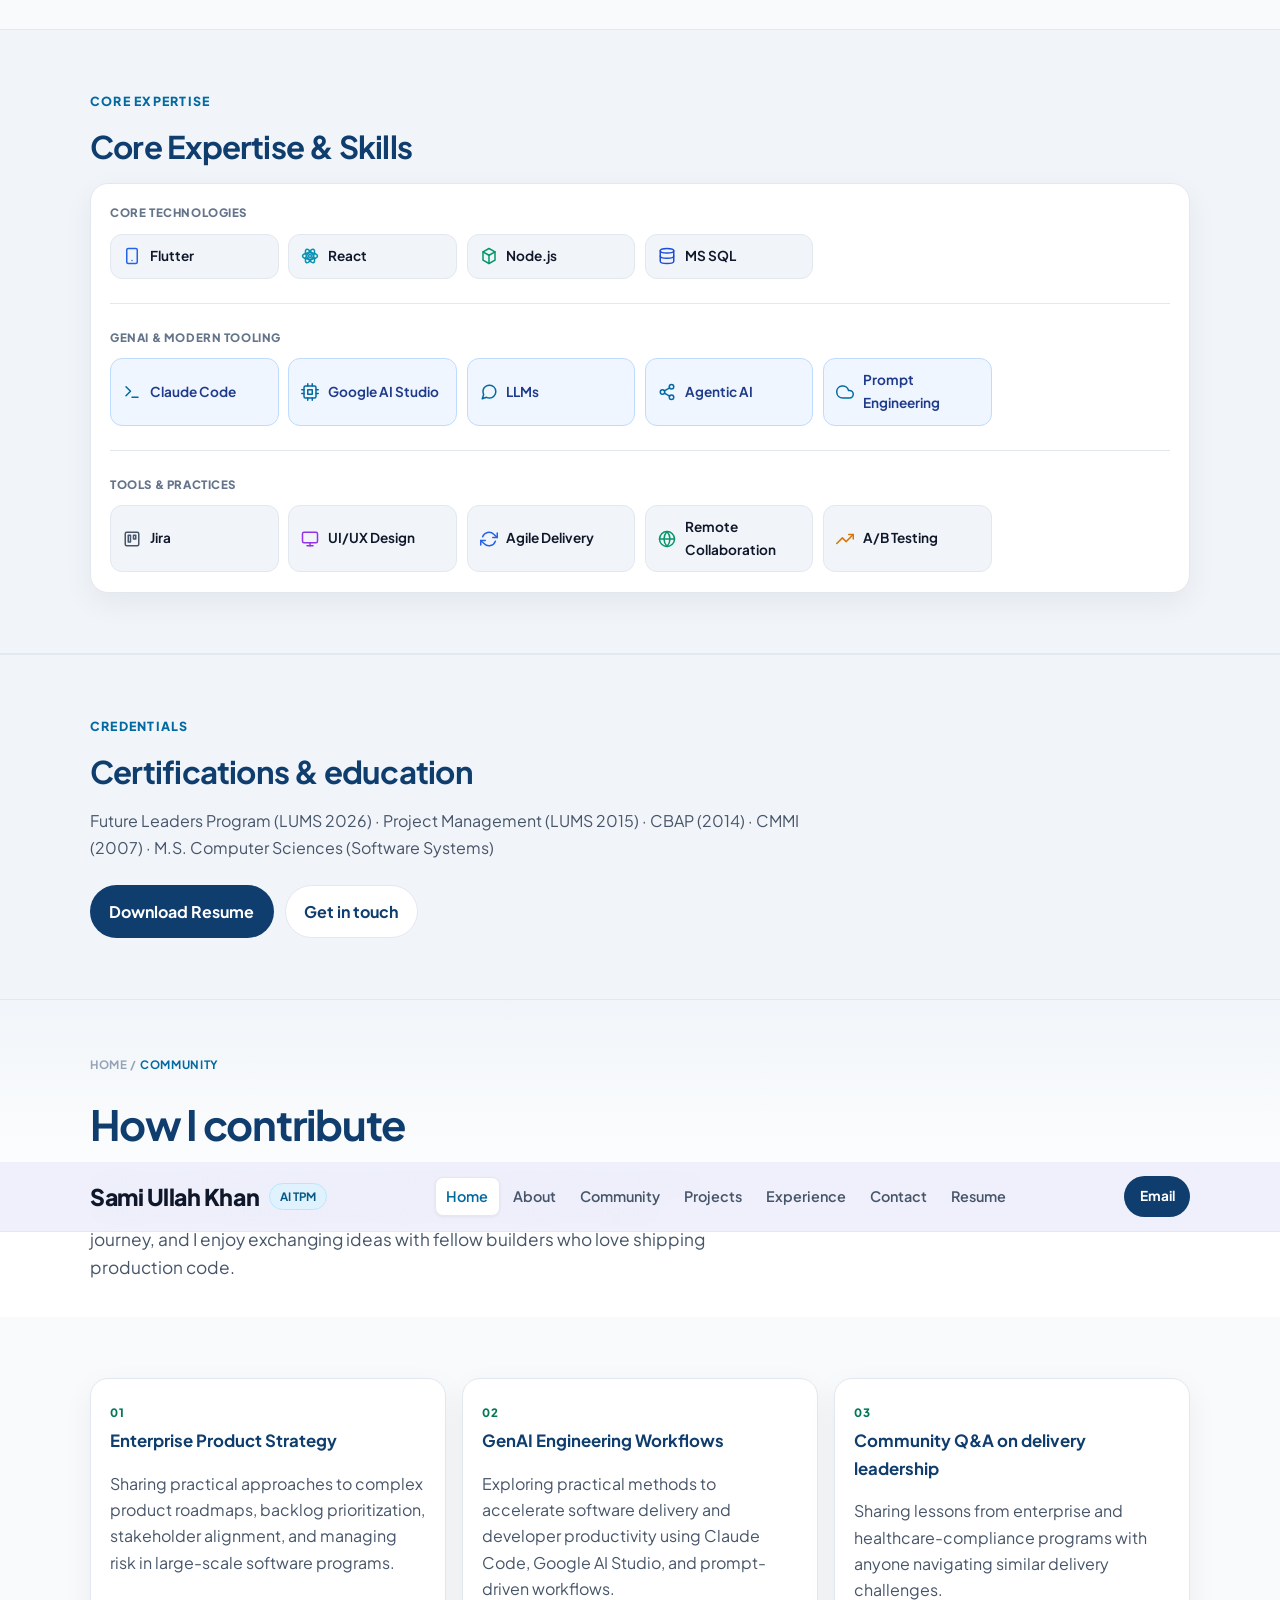
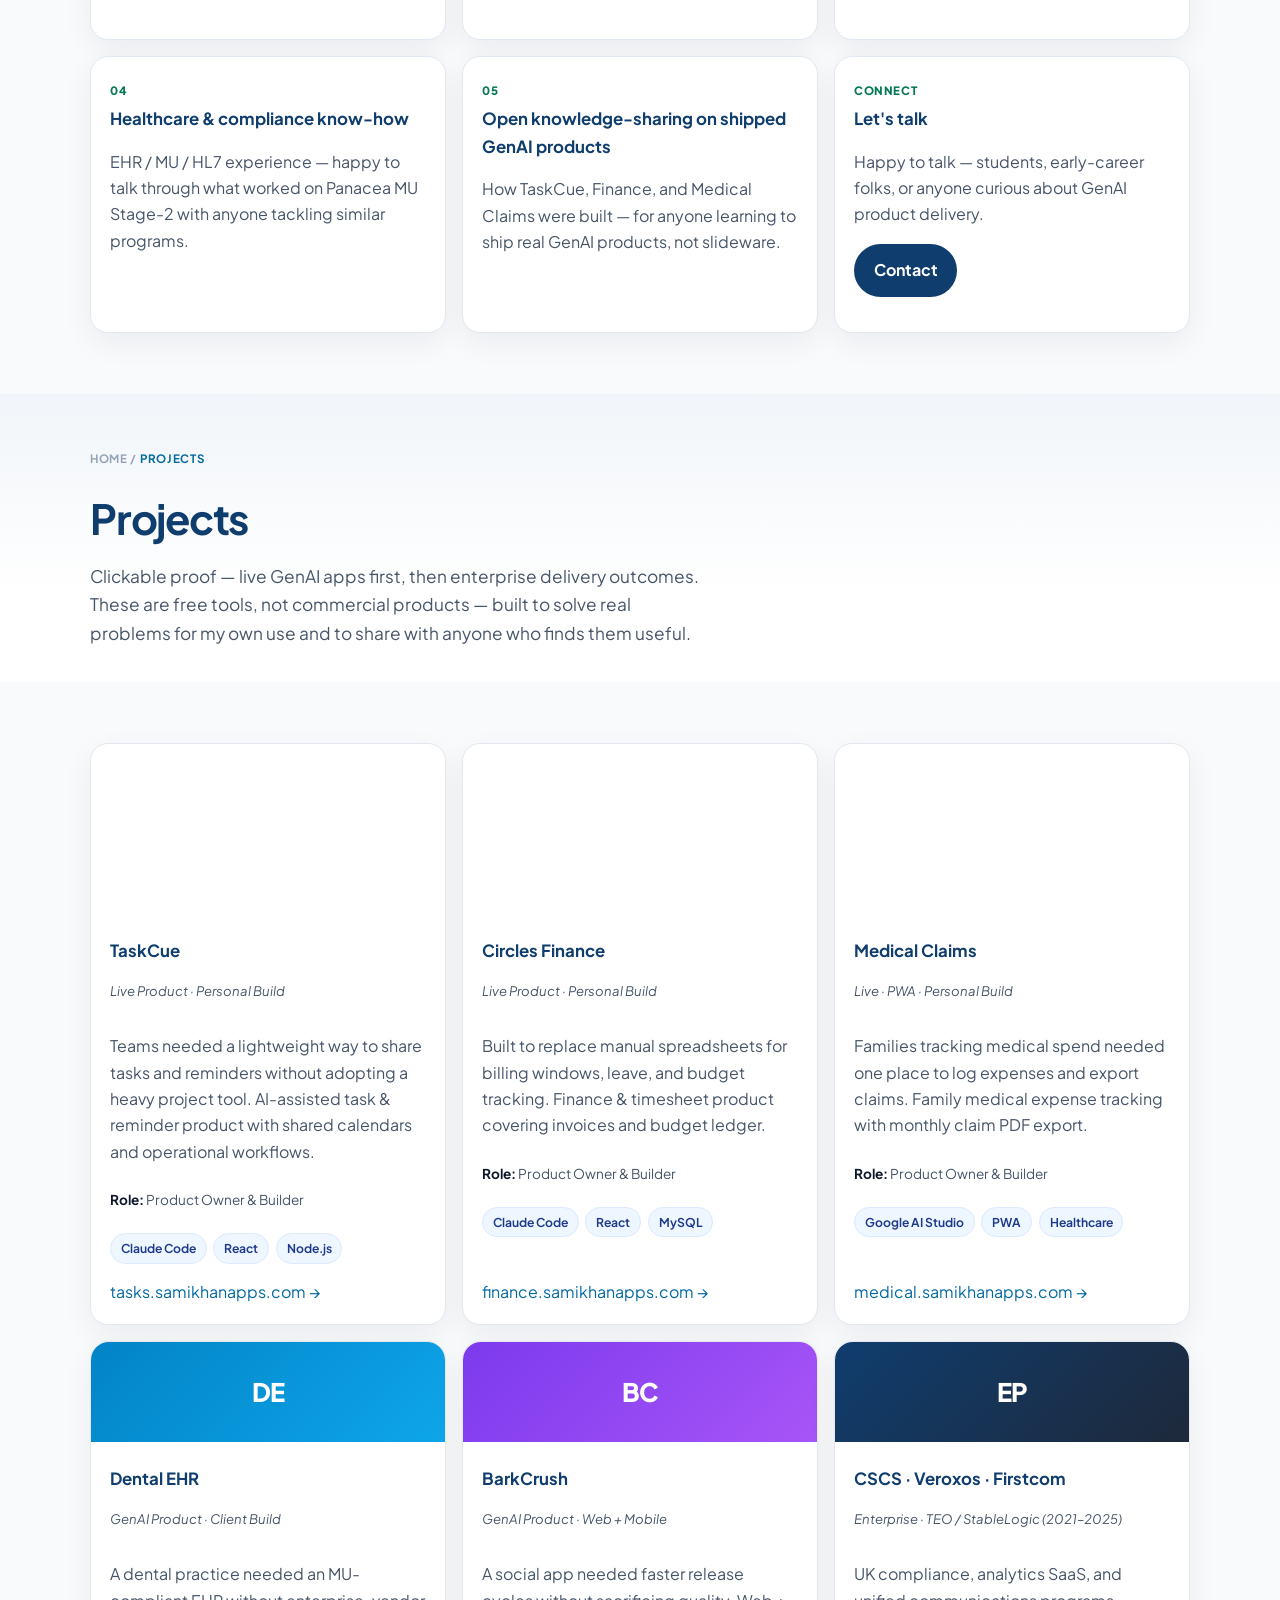
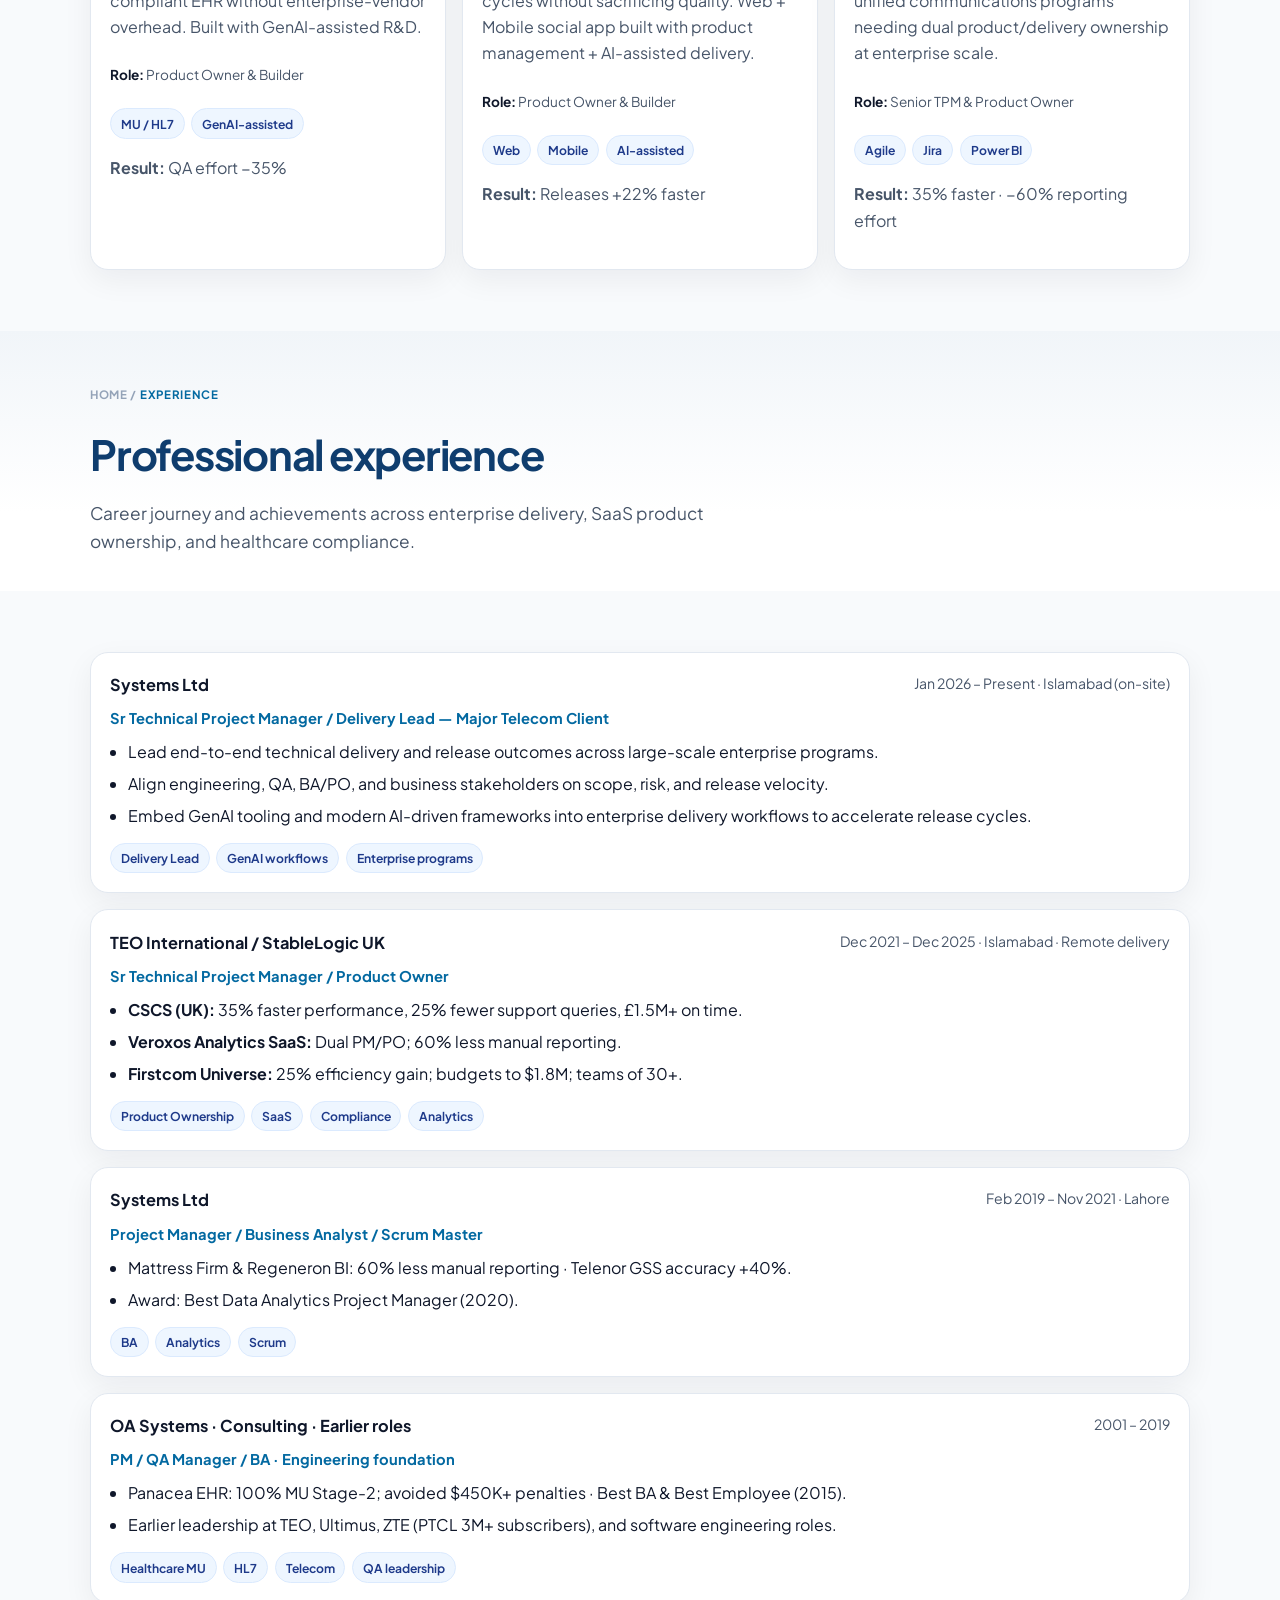
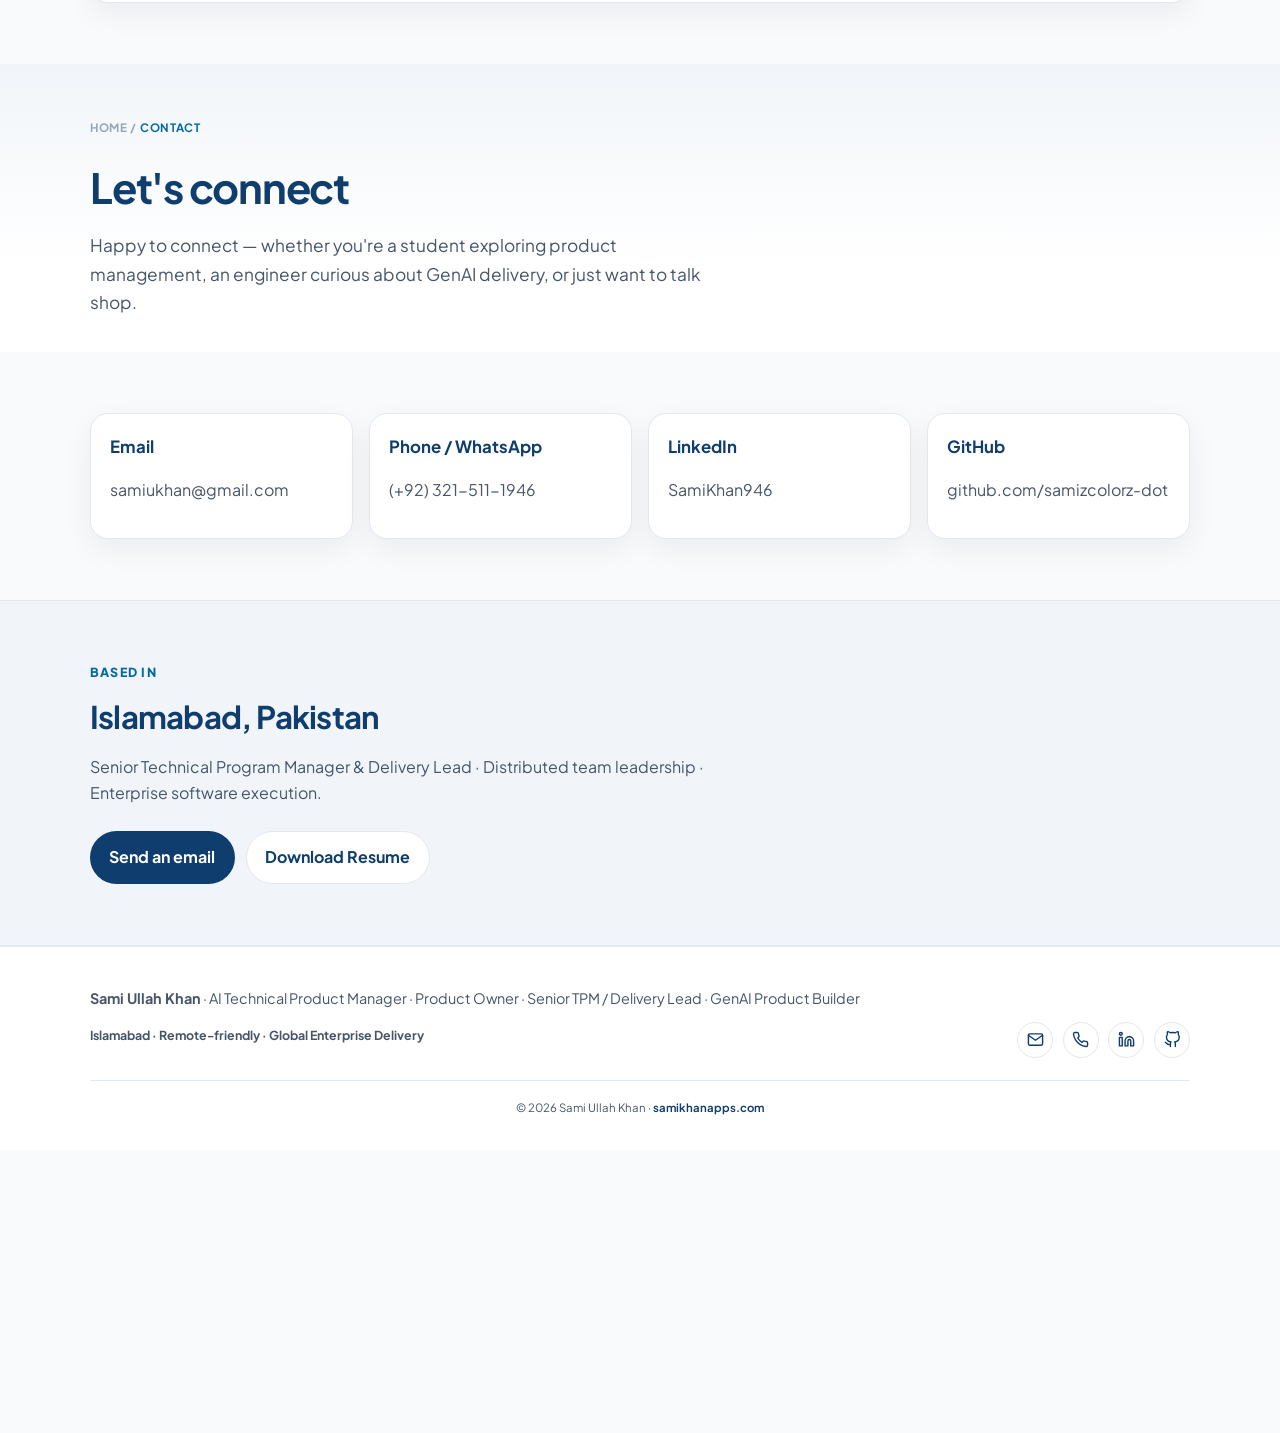
<file: contact.html>
<!DOCTYPE html><html lang="en"><head>
<meta charset="utf-8"/><meta http-equiv="refresh" content="0;url=/contact/"/>
<title>Redirect · Sami Ullah Khan</title>
<link rel="canonical" href="https://samikhanapps.com/contact/"/>
<meta name="robots" content="noindex"/>
</head><body><p><a href="/contact/">Continue</a></p></body></html>
</file>
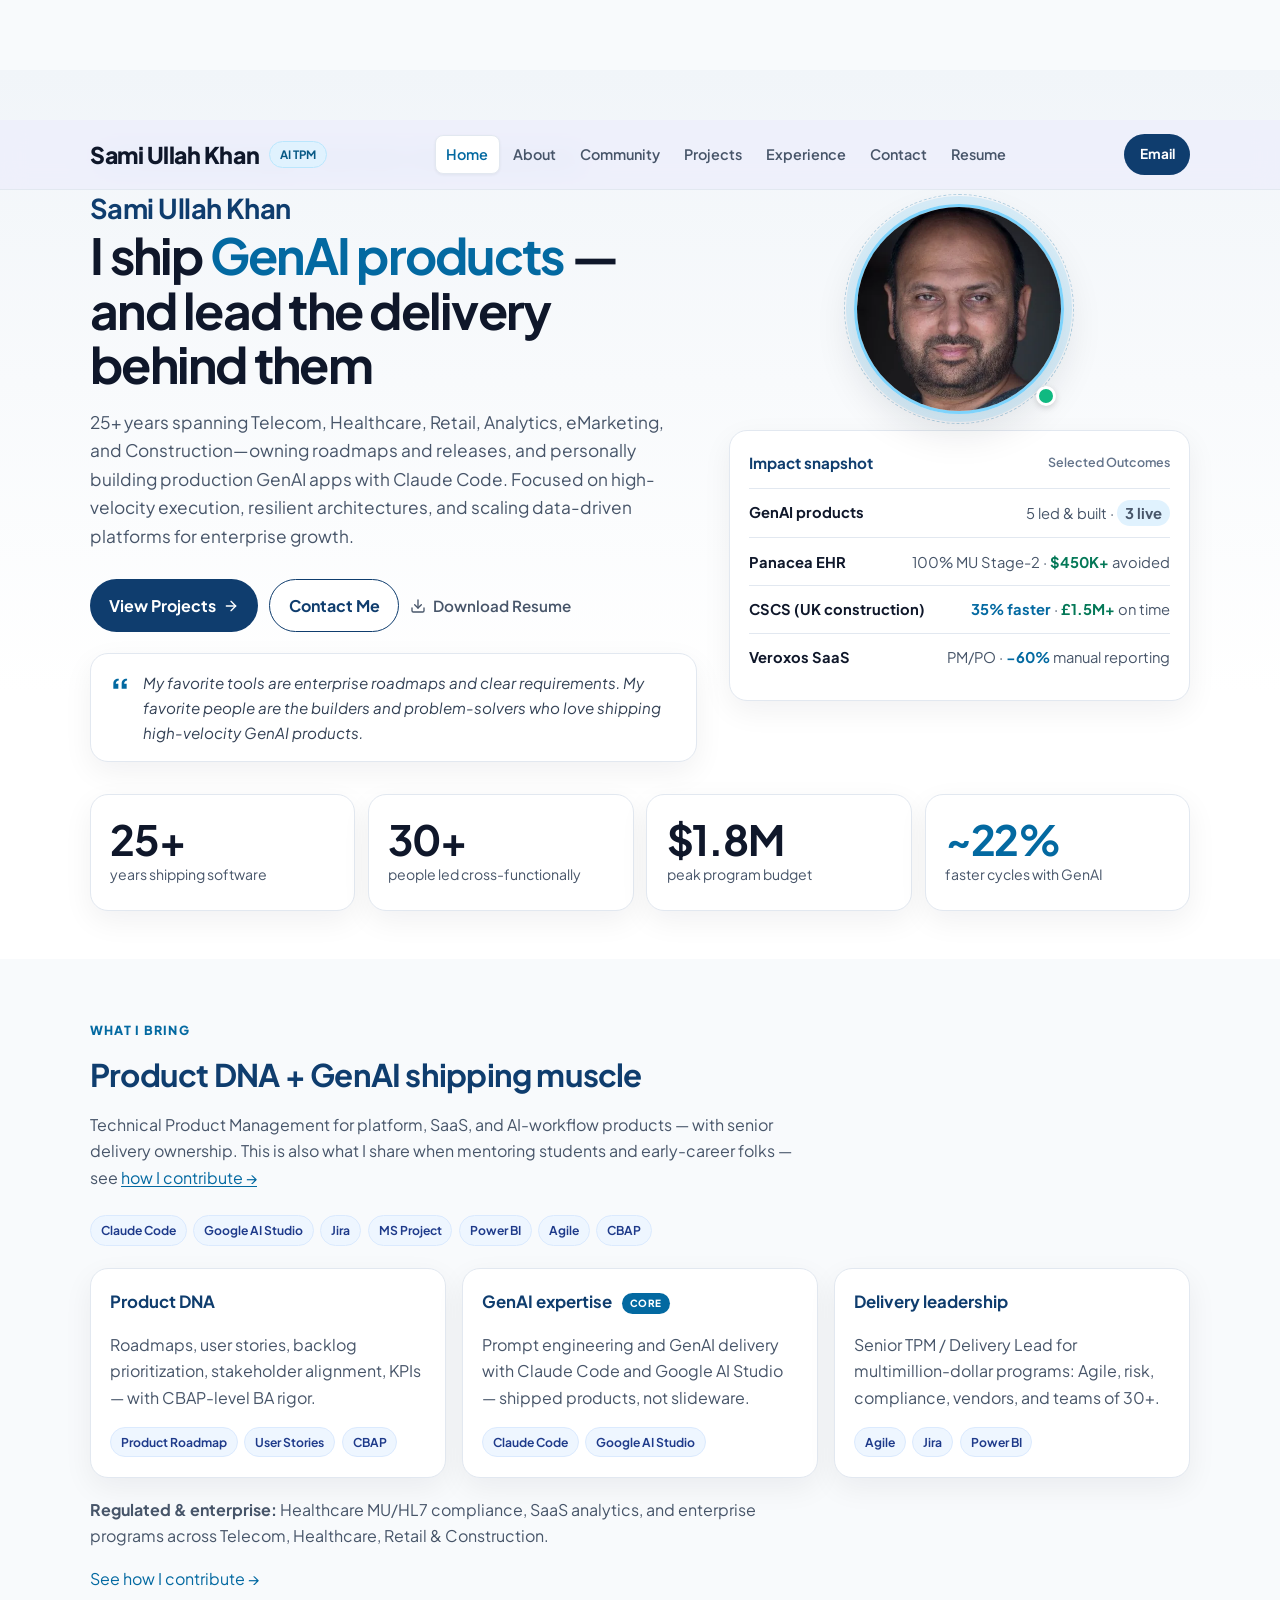
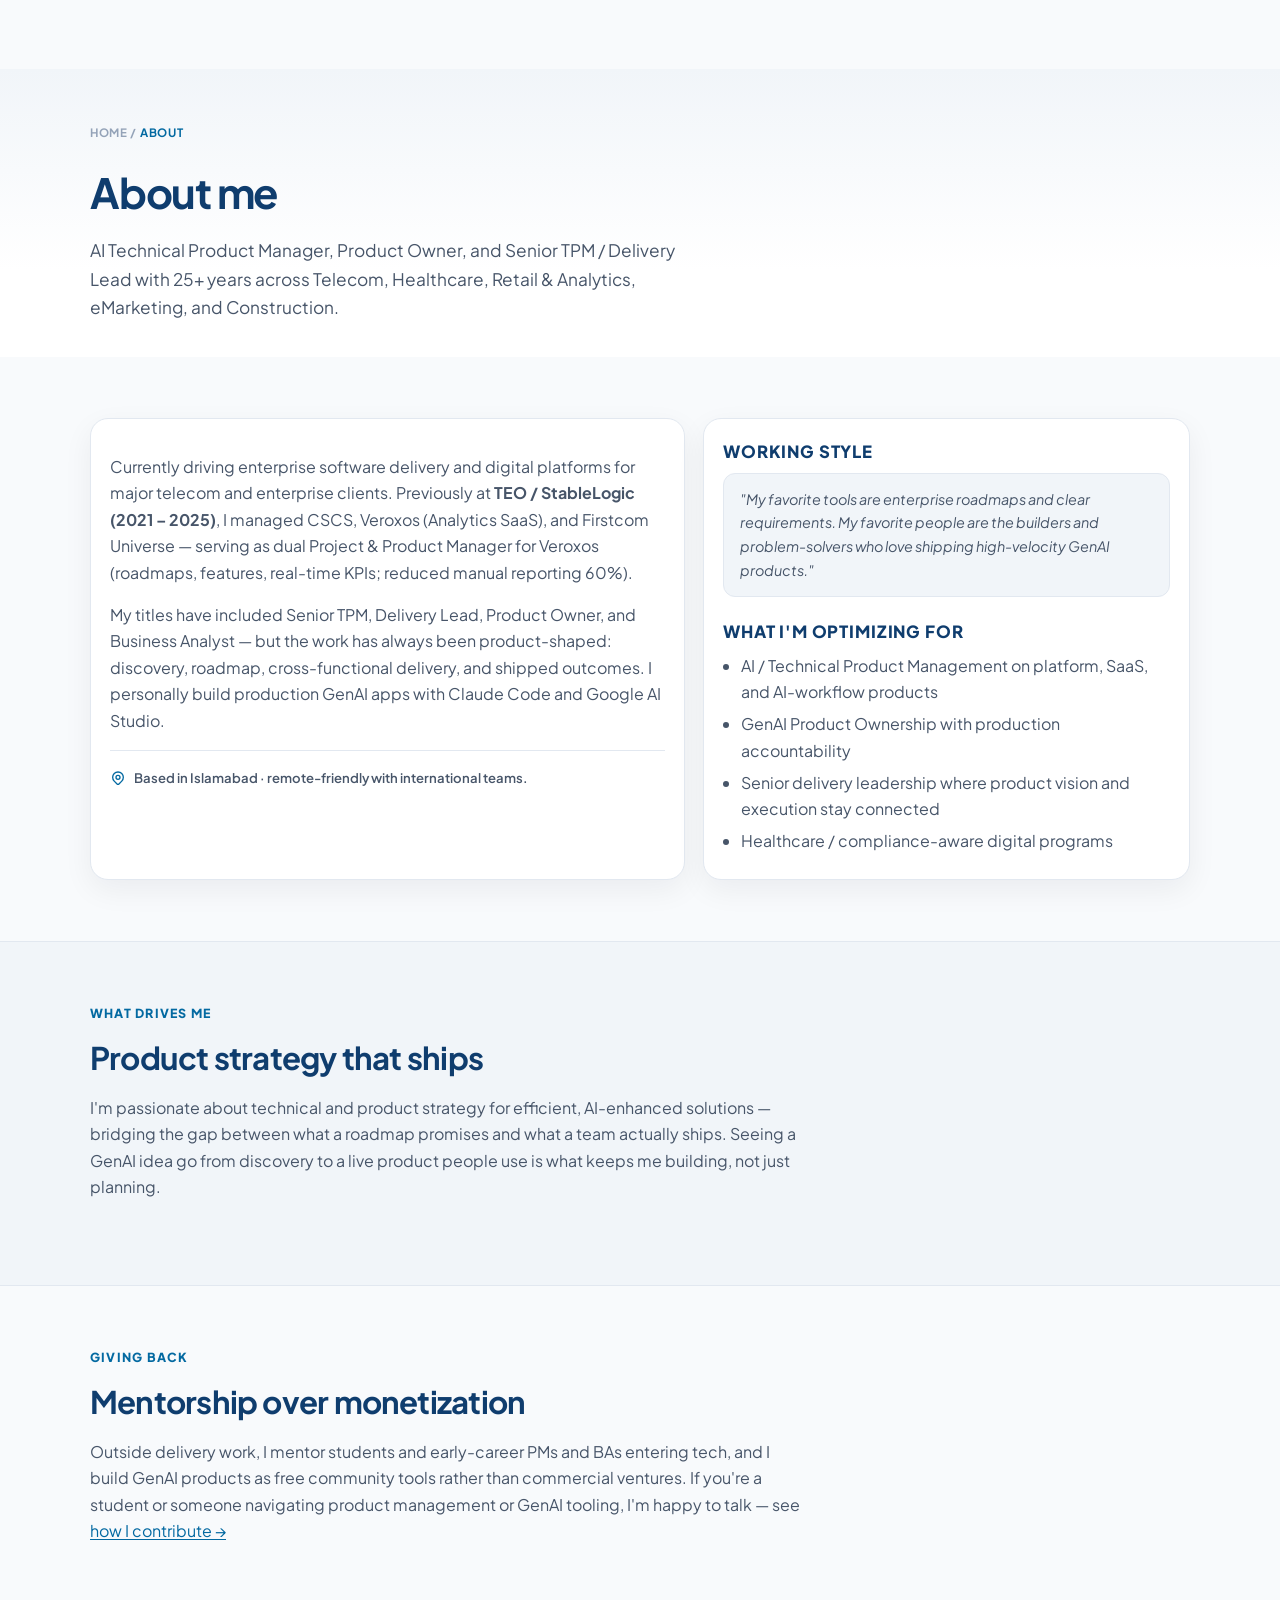
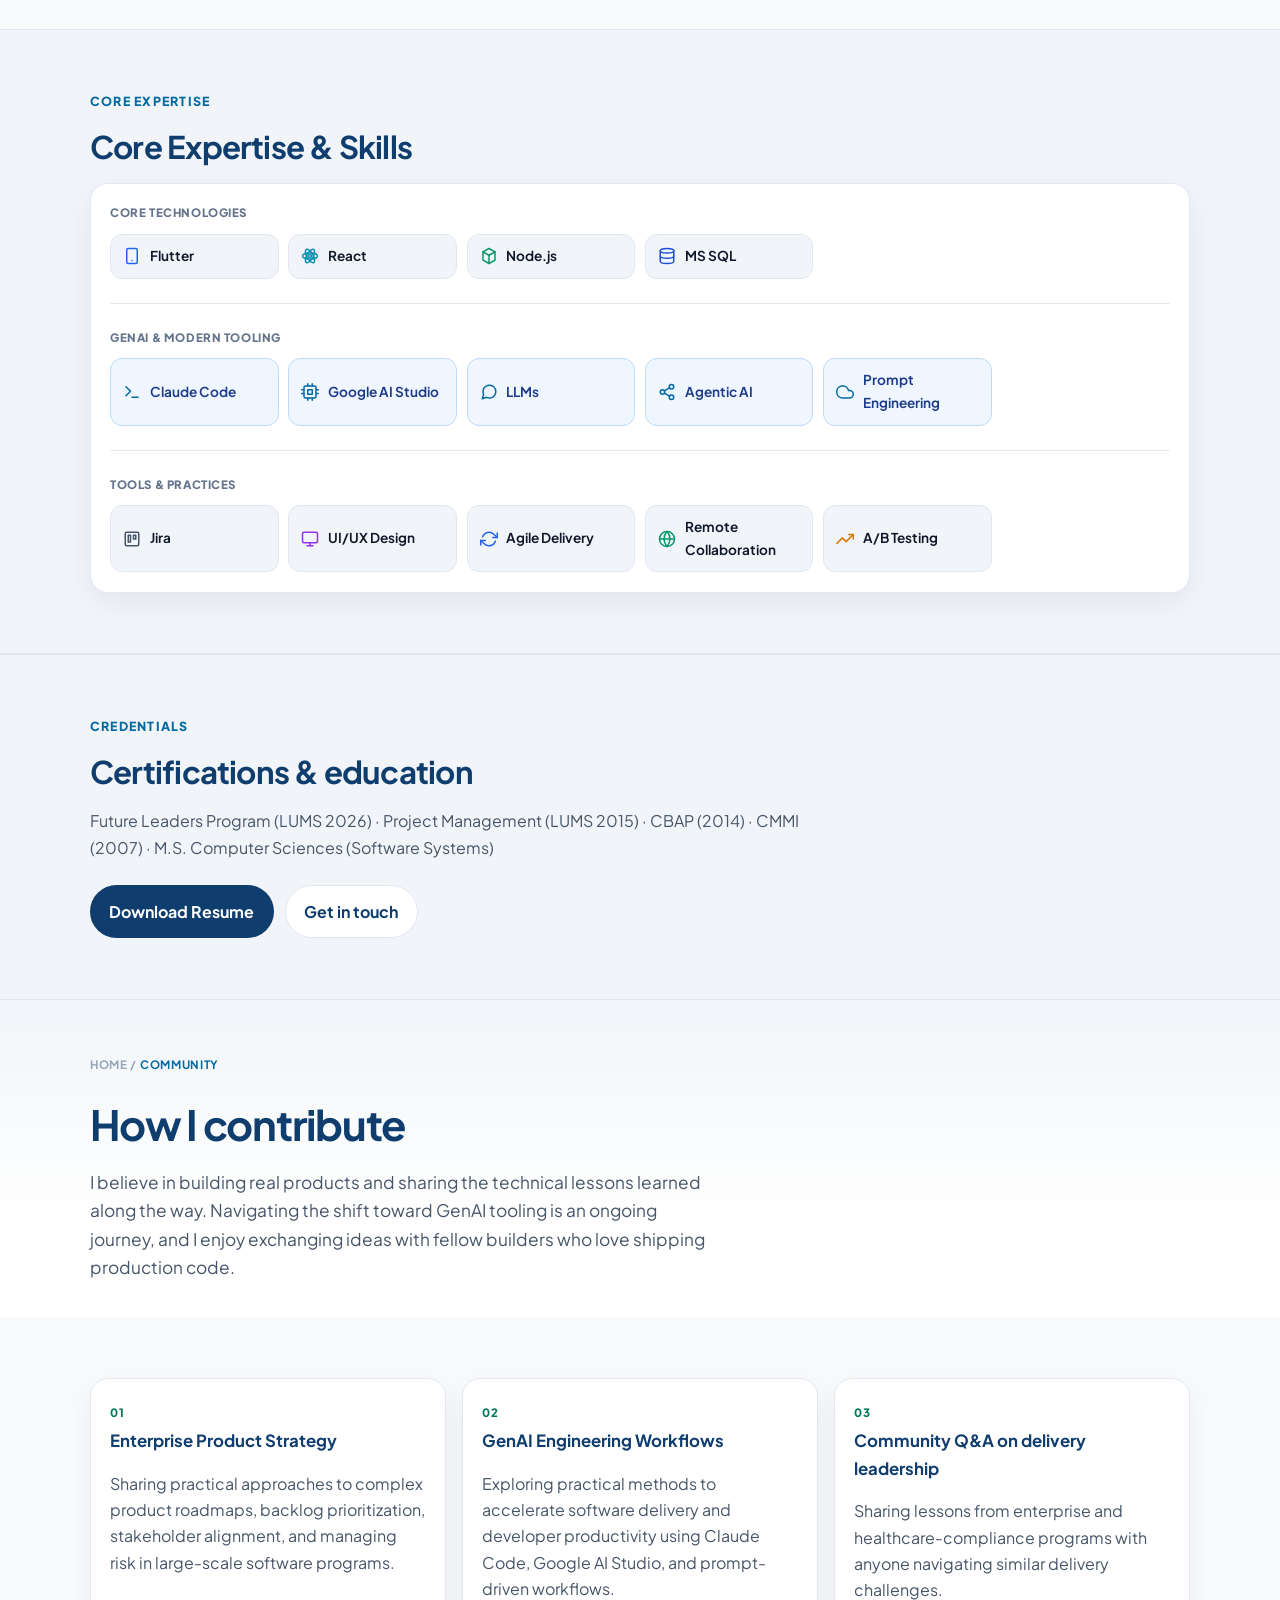
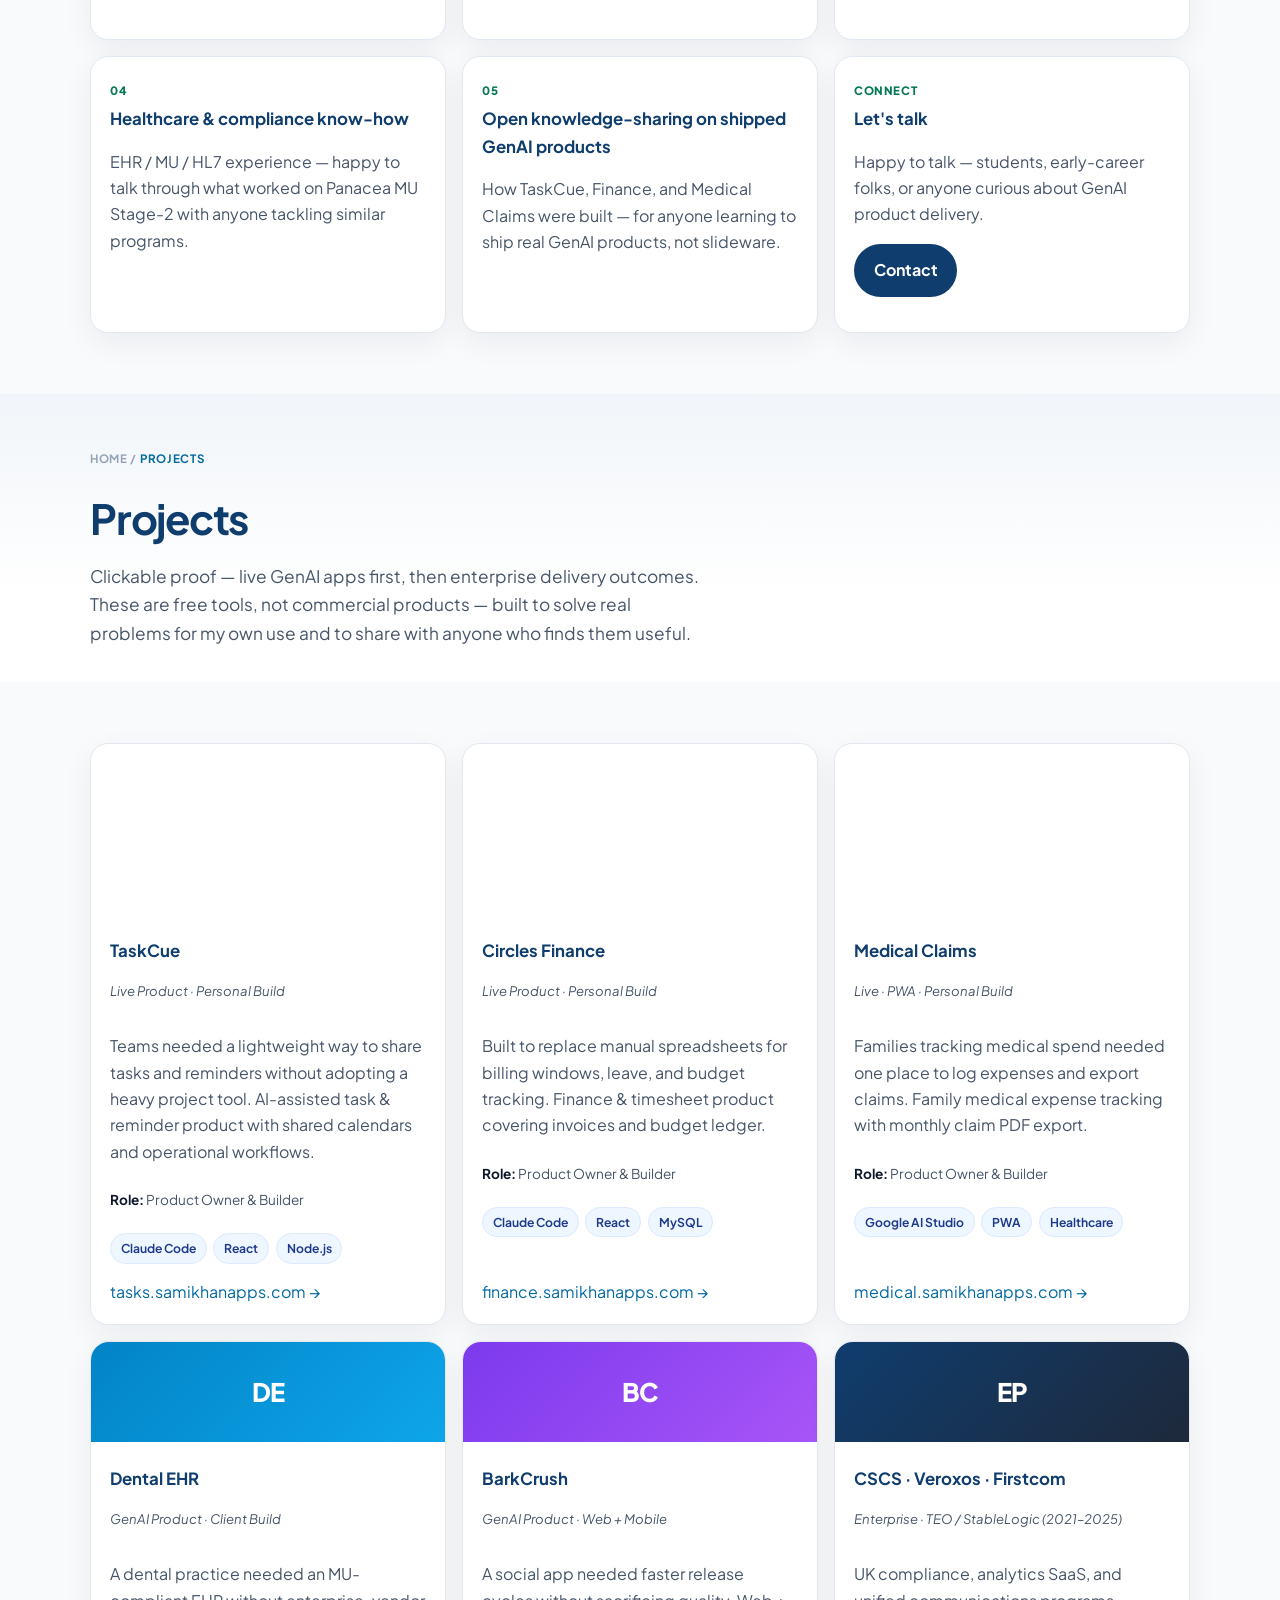
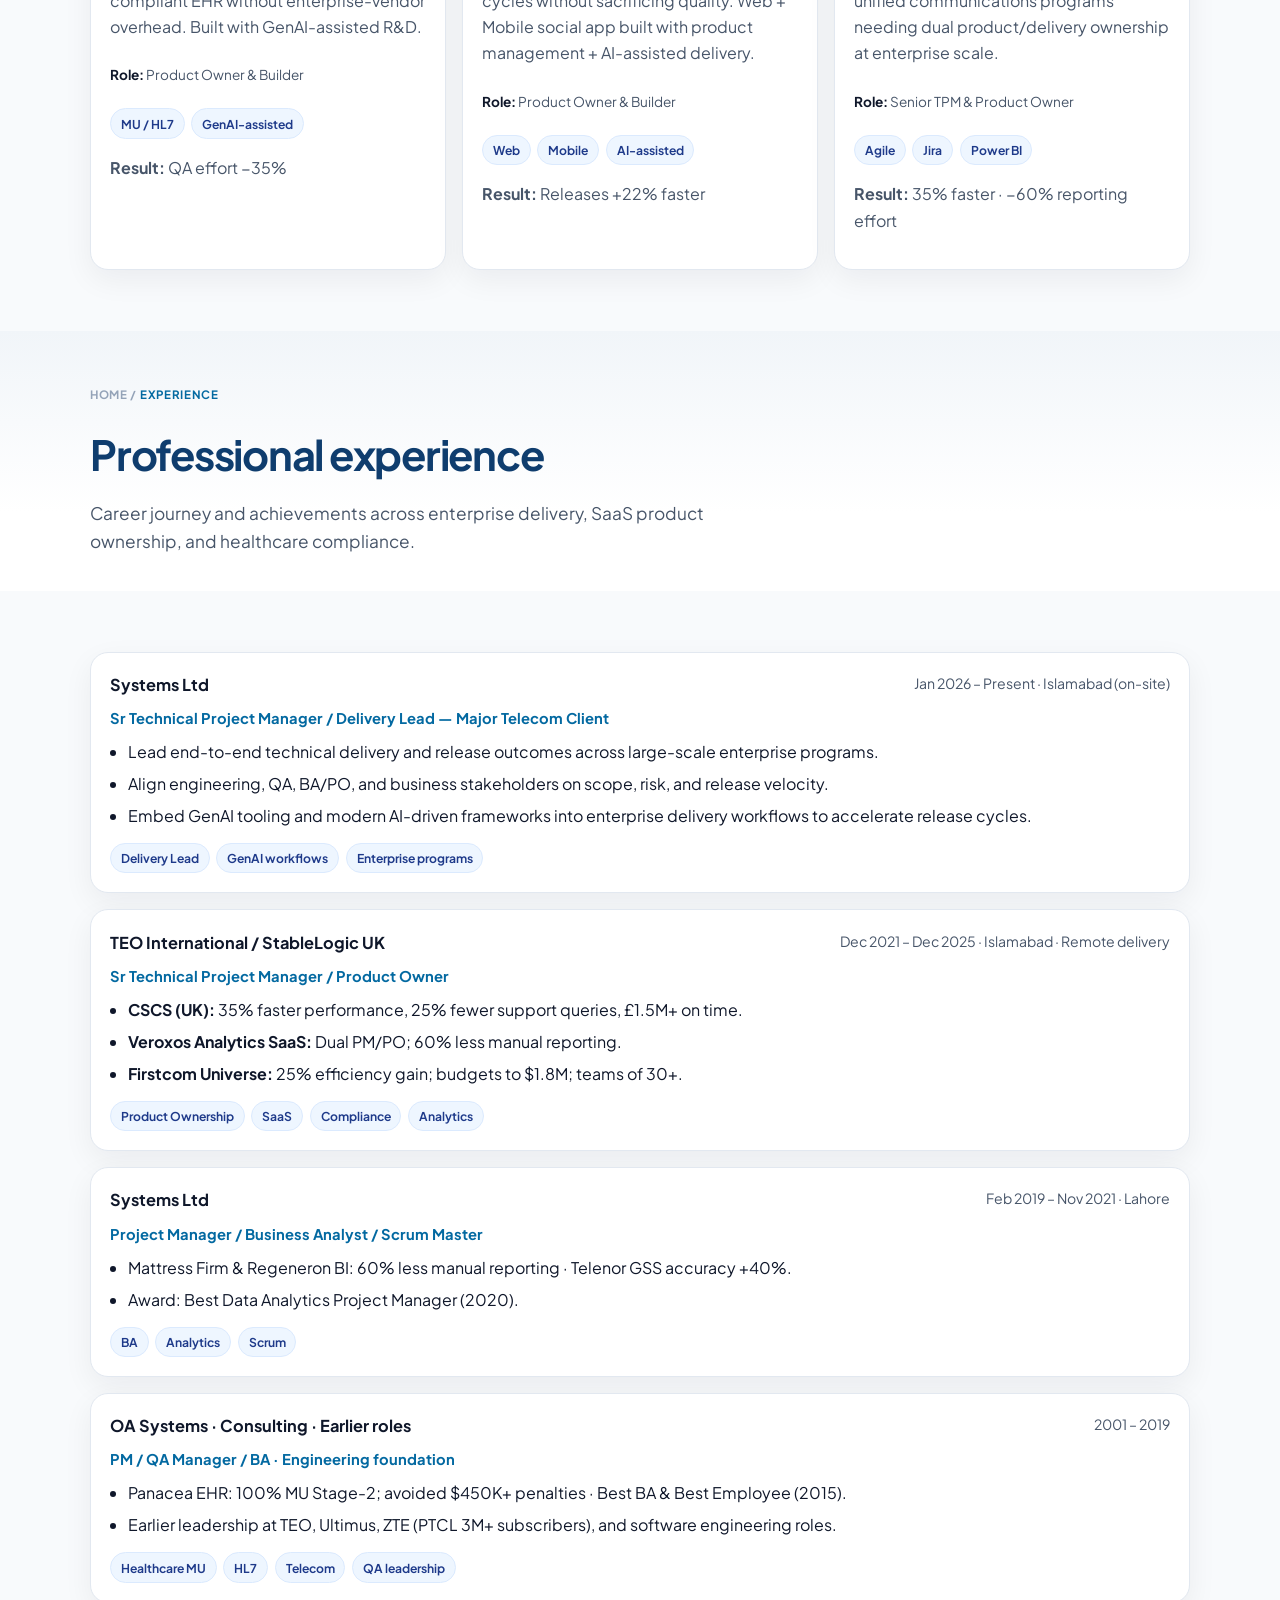
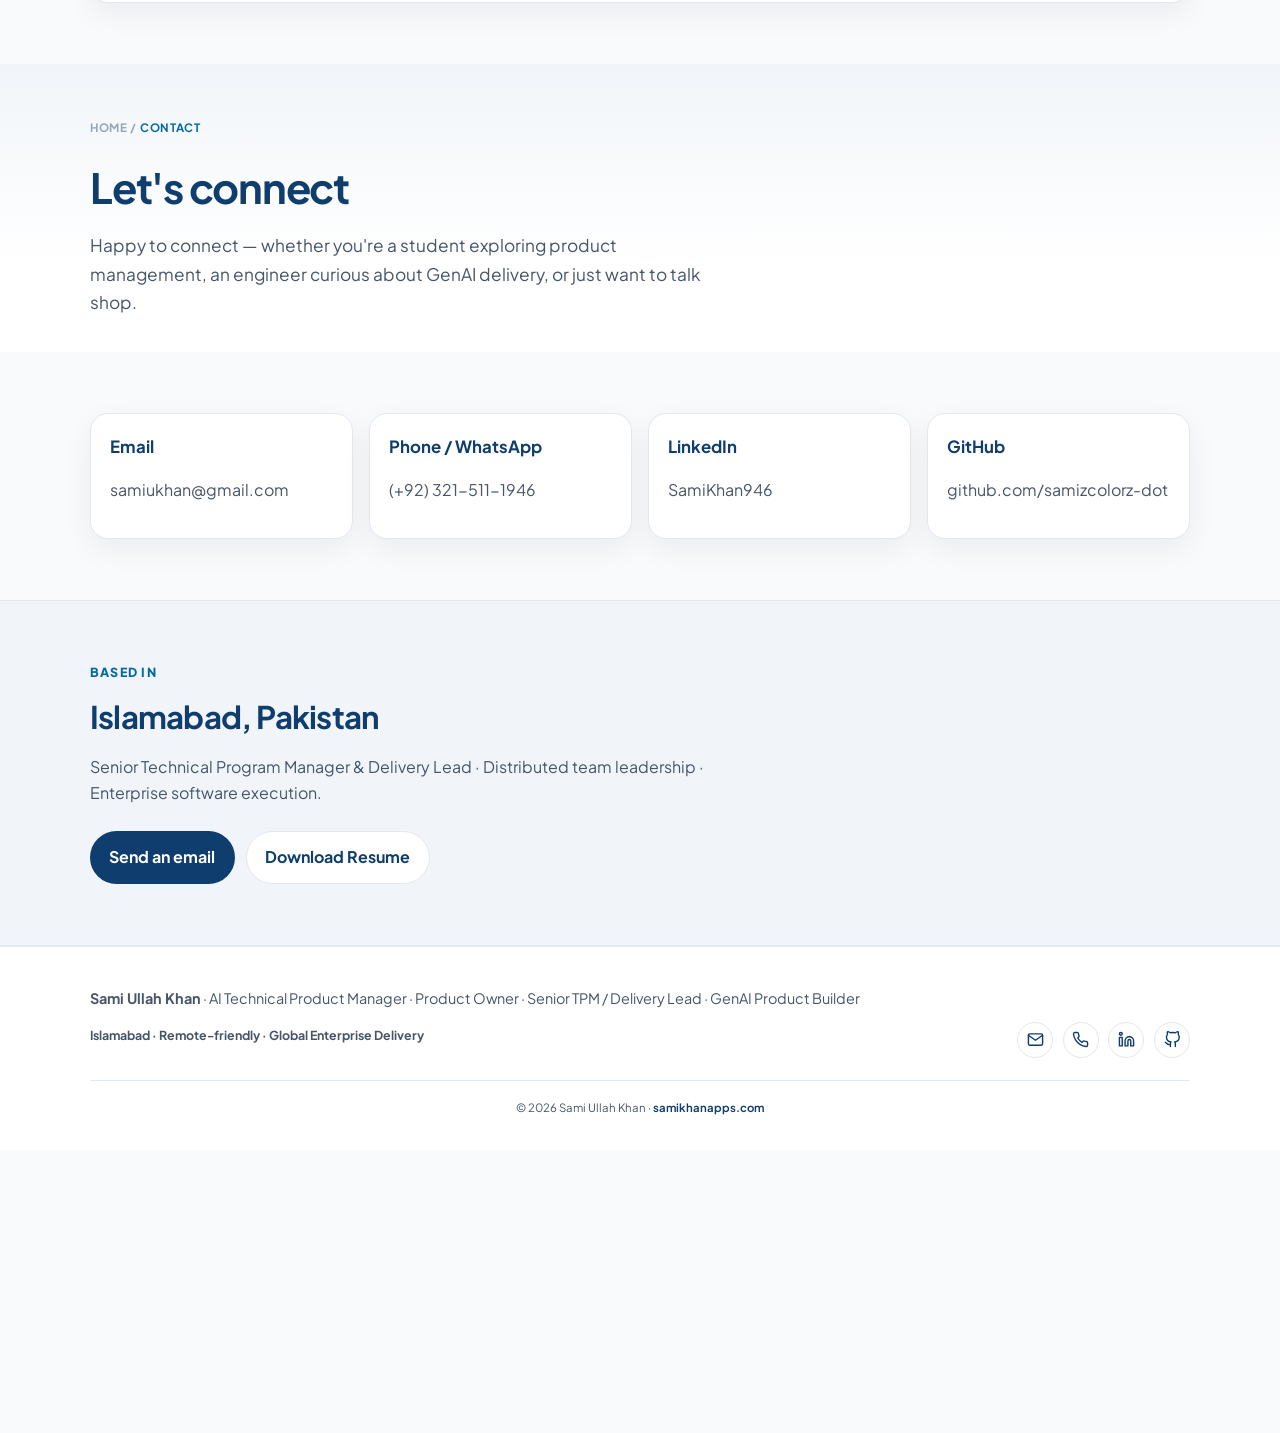
<file: experience.html>
<!DOCTYPE html><html lang="en"><head>
<meta charset="utf-8"/><meta http-equiv="refresh" content="0;url=/experience/"/>
<title>Redirect · Sami Ullah Khan</title>
<link rel="canonical" href="https://samikhanapps.com/experience/"/>
<meta name="robots" content="noindex"/>
</head><body><p><a href="/experience/">Continue</a></p></body></html>
</file>
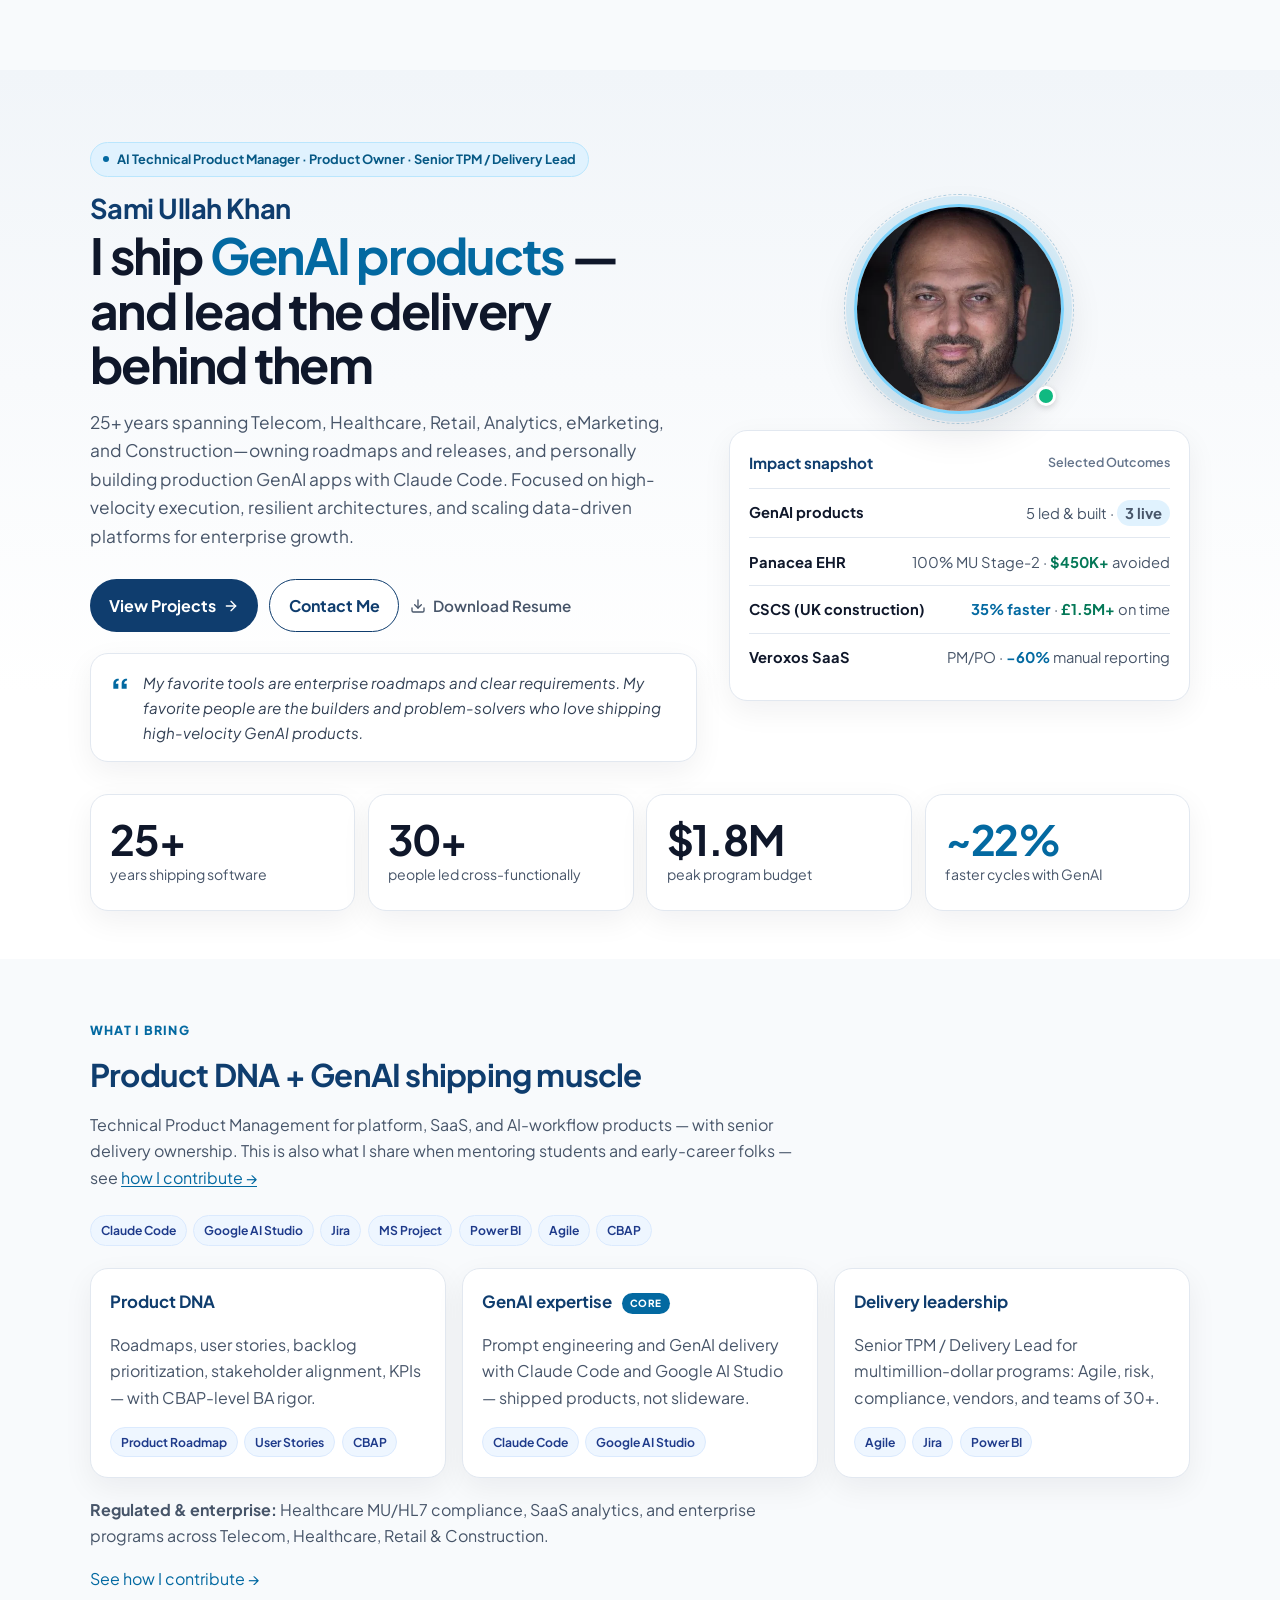
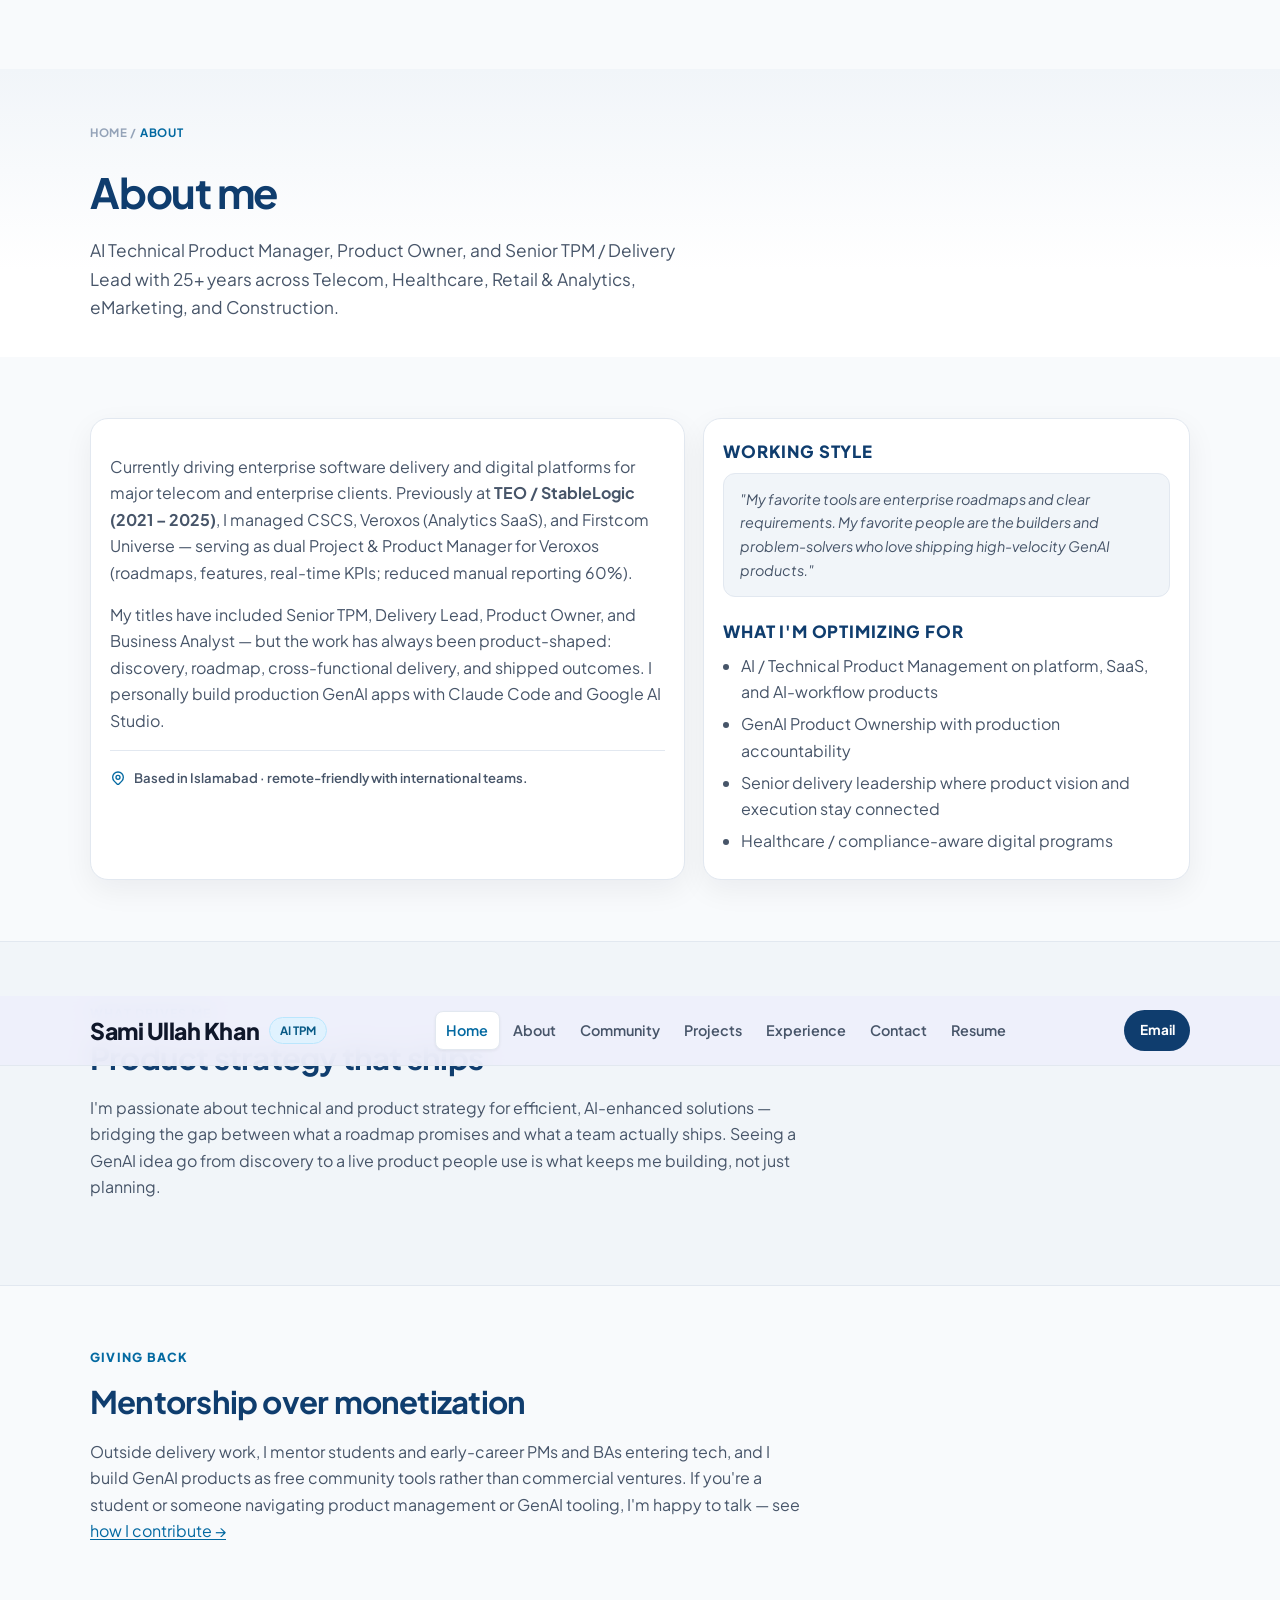
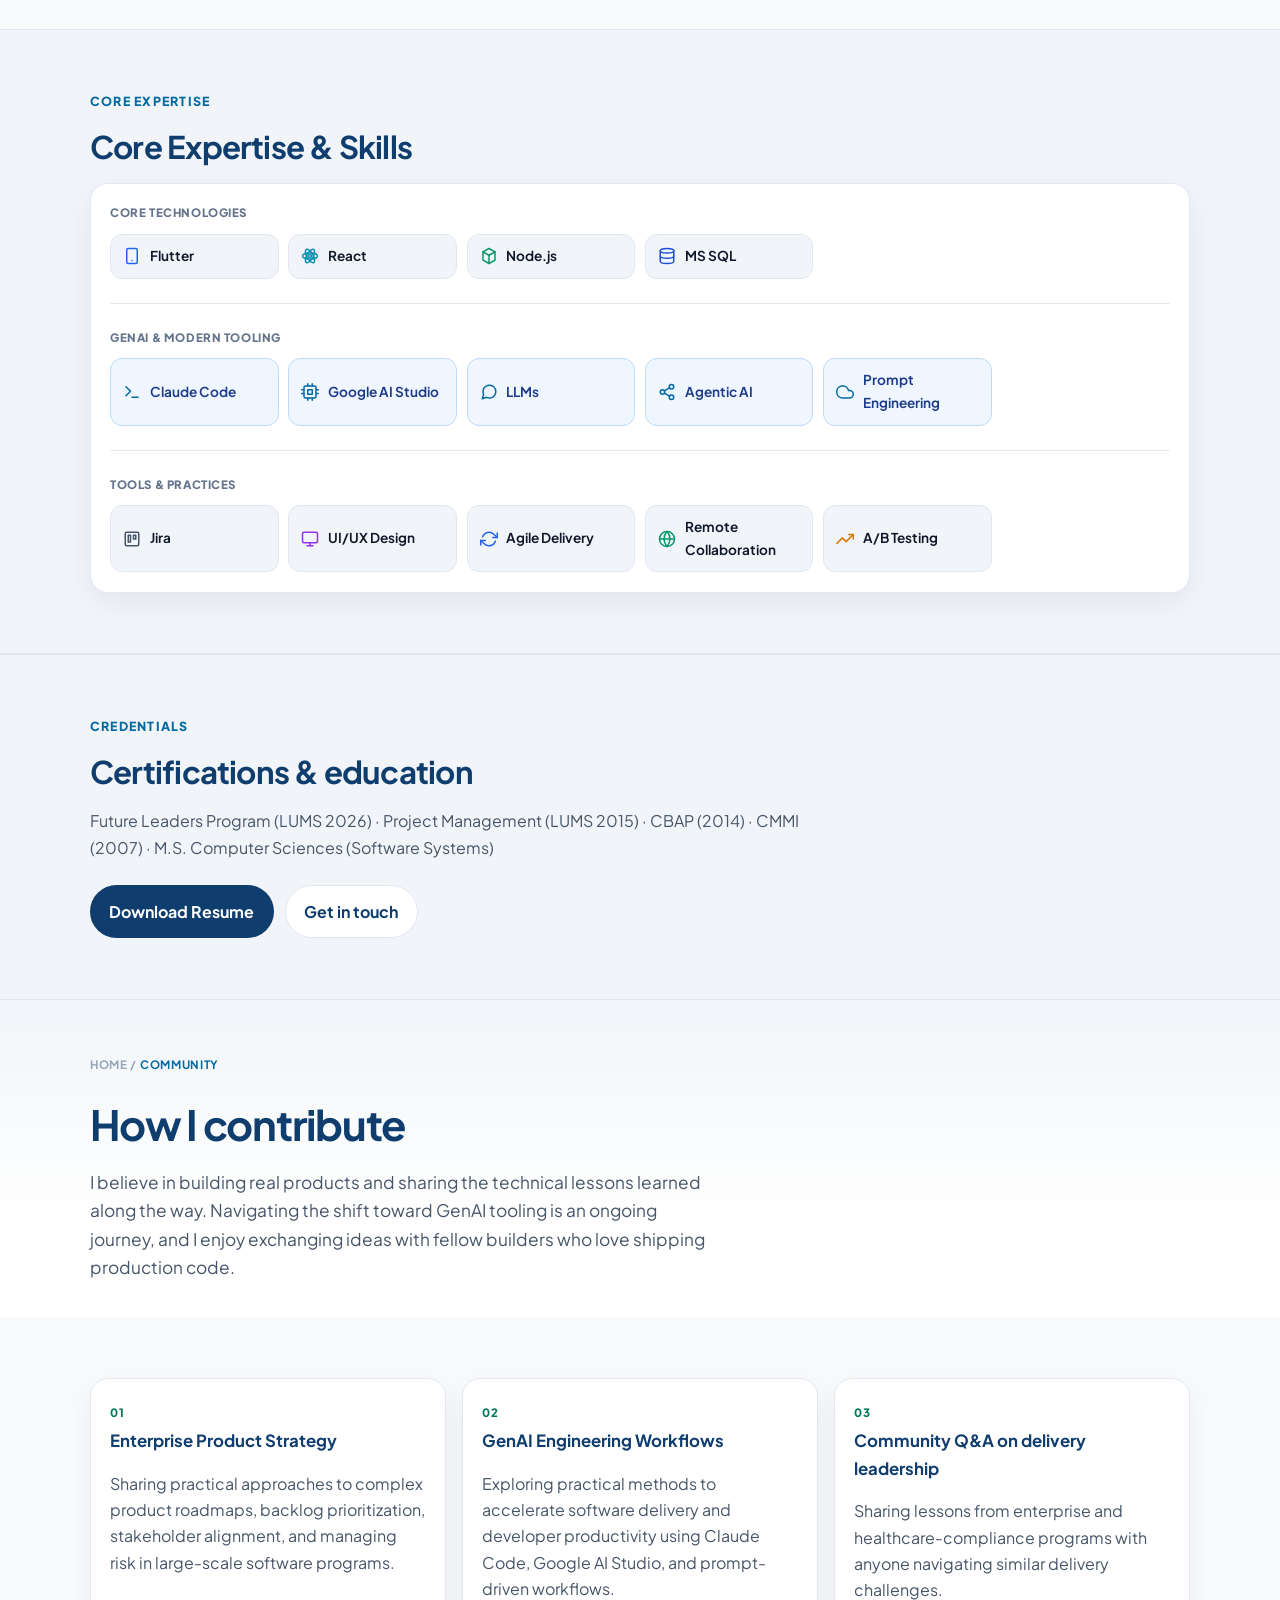
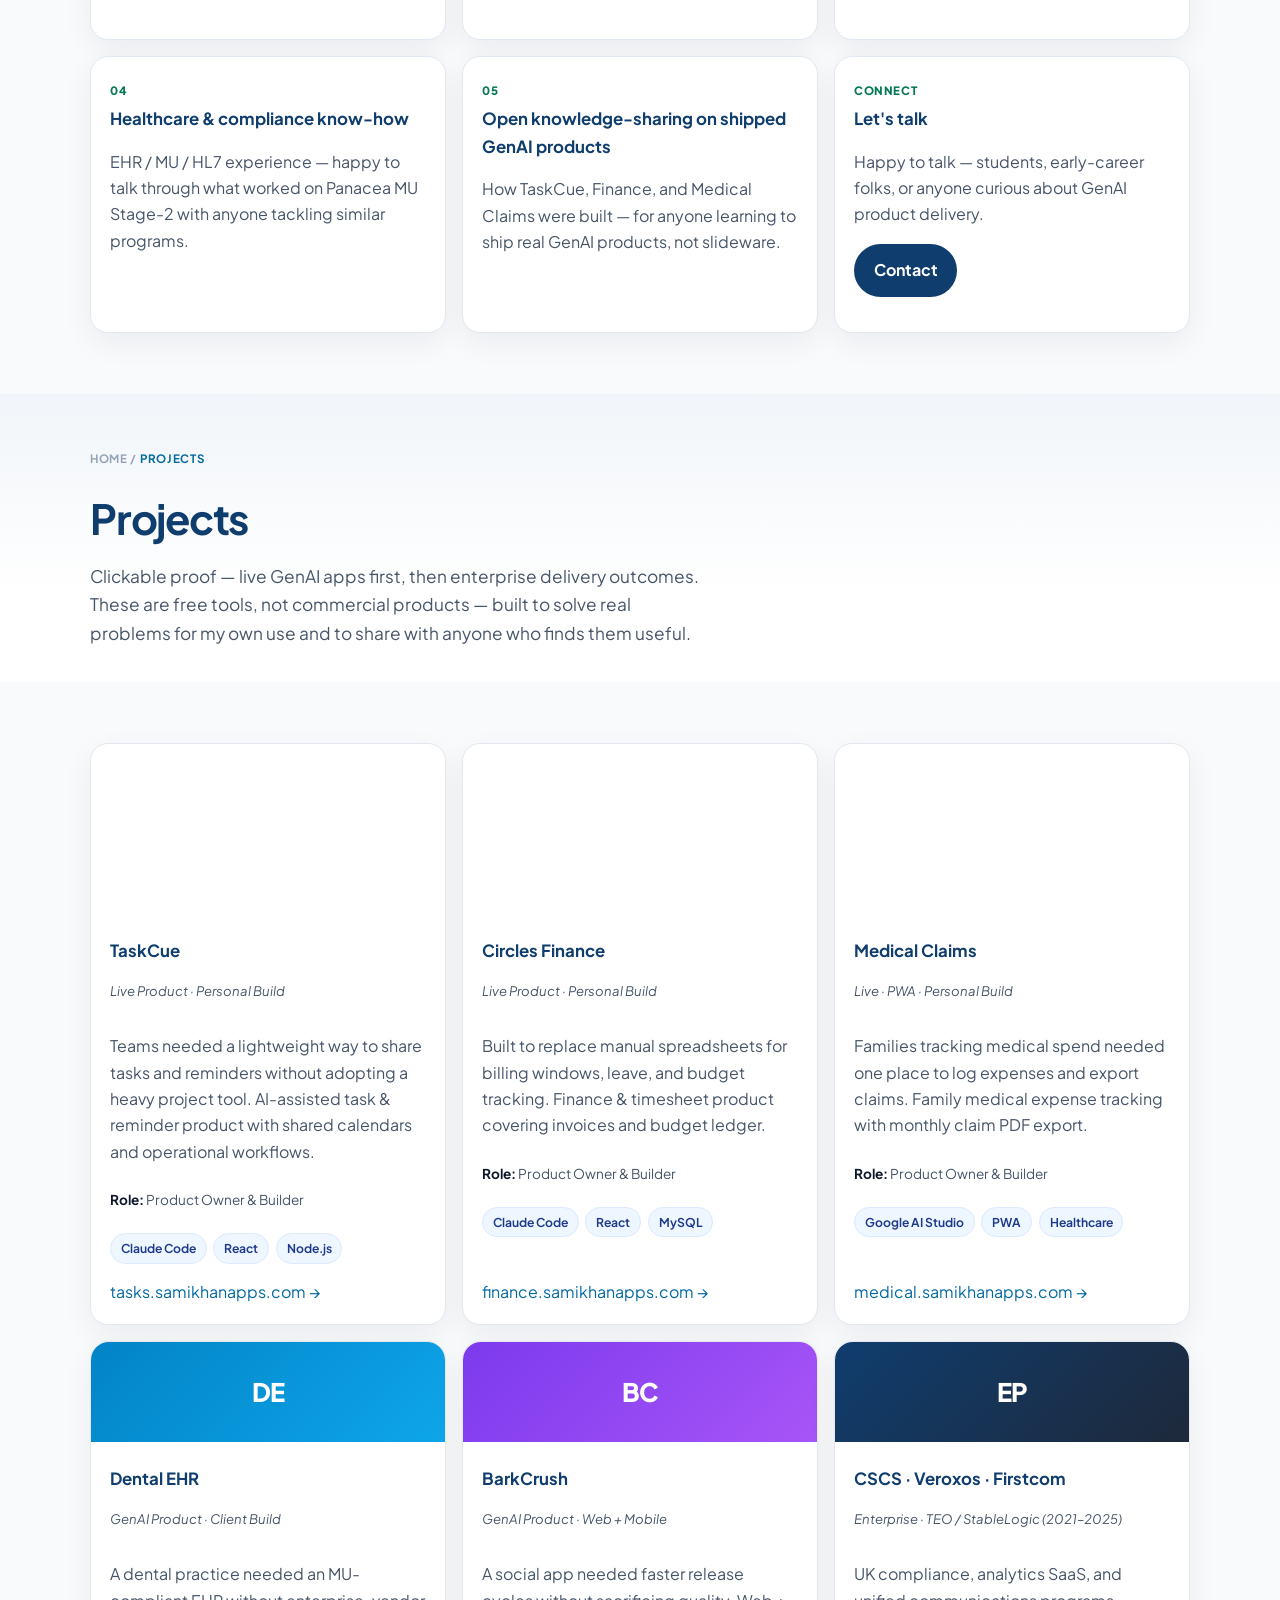
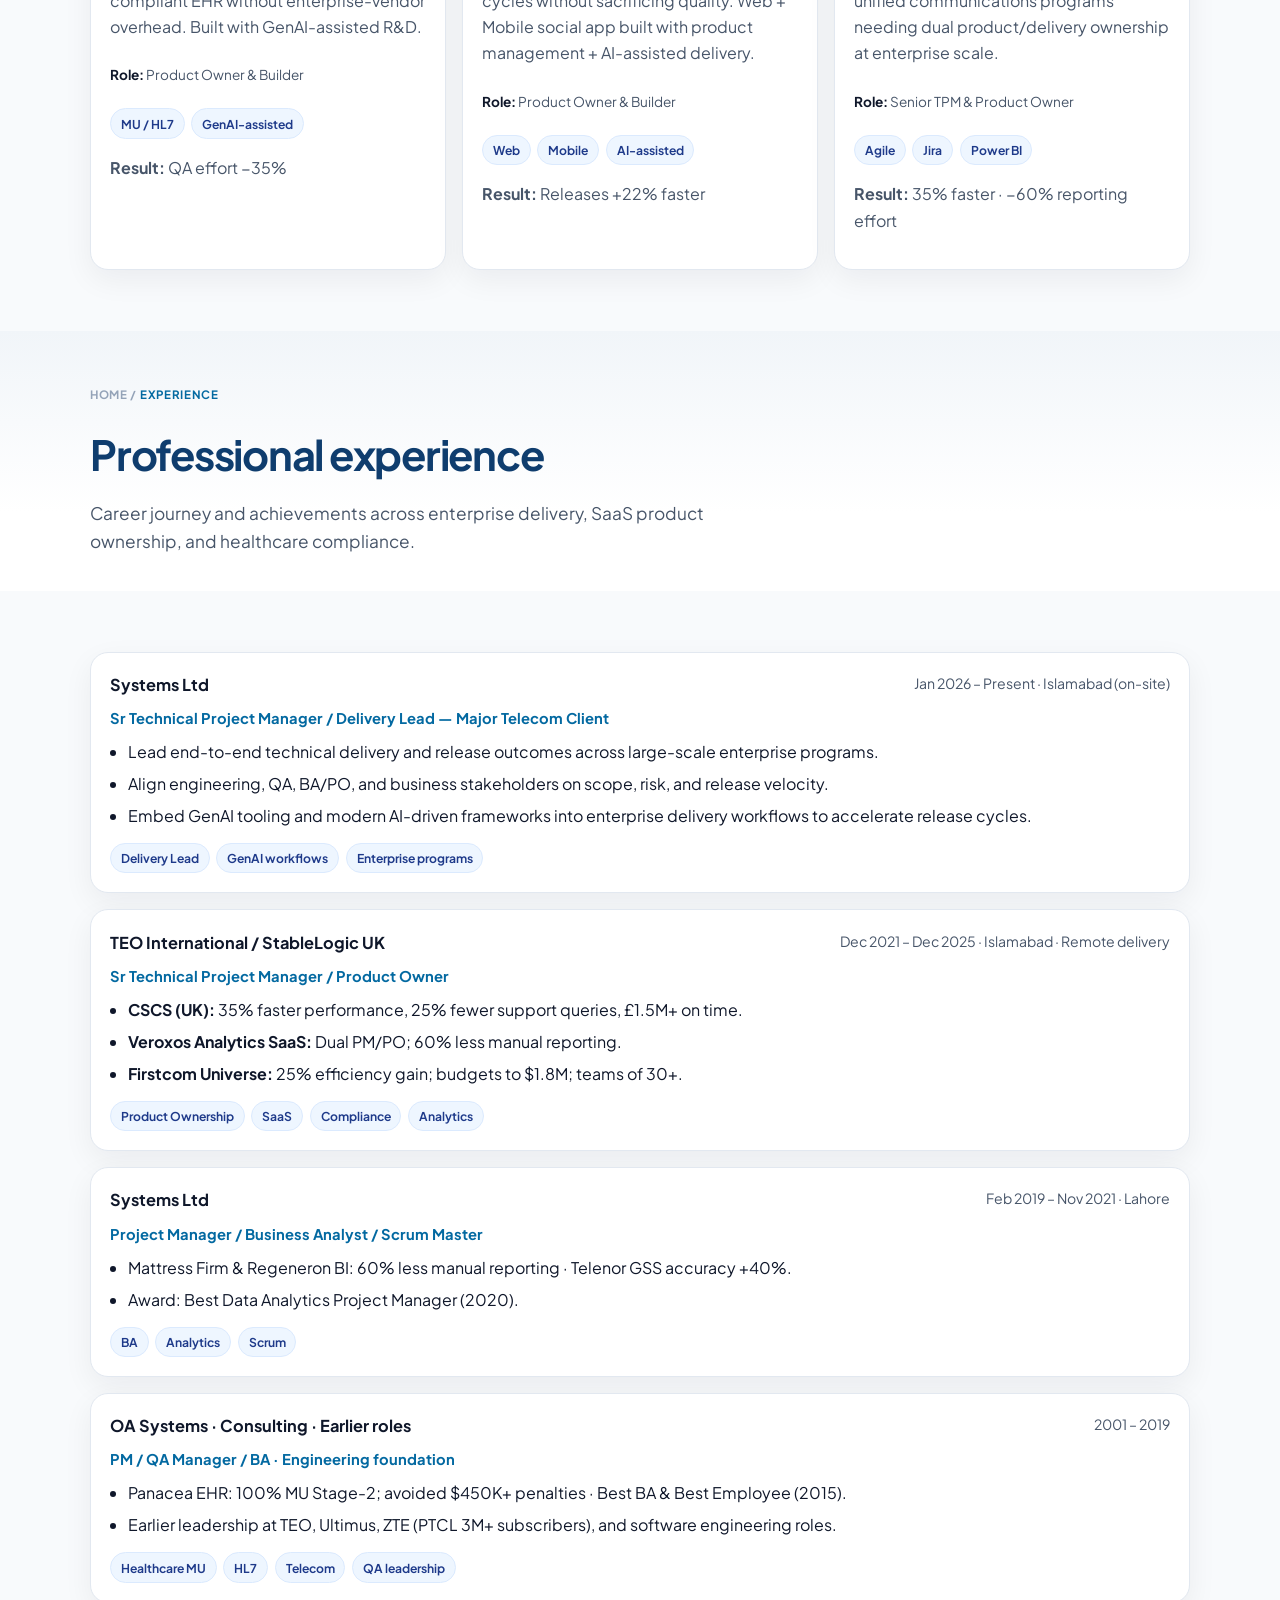
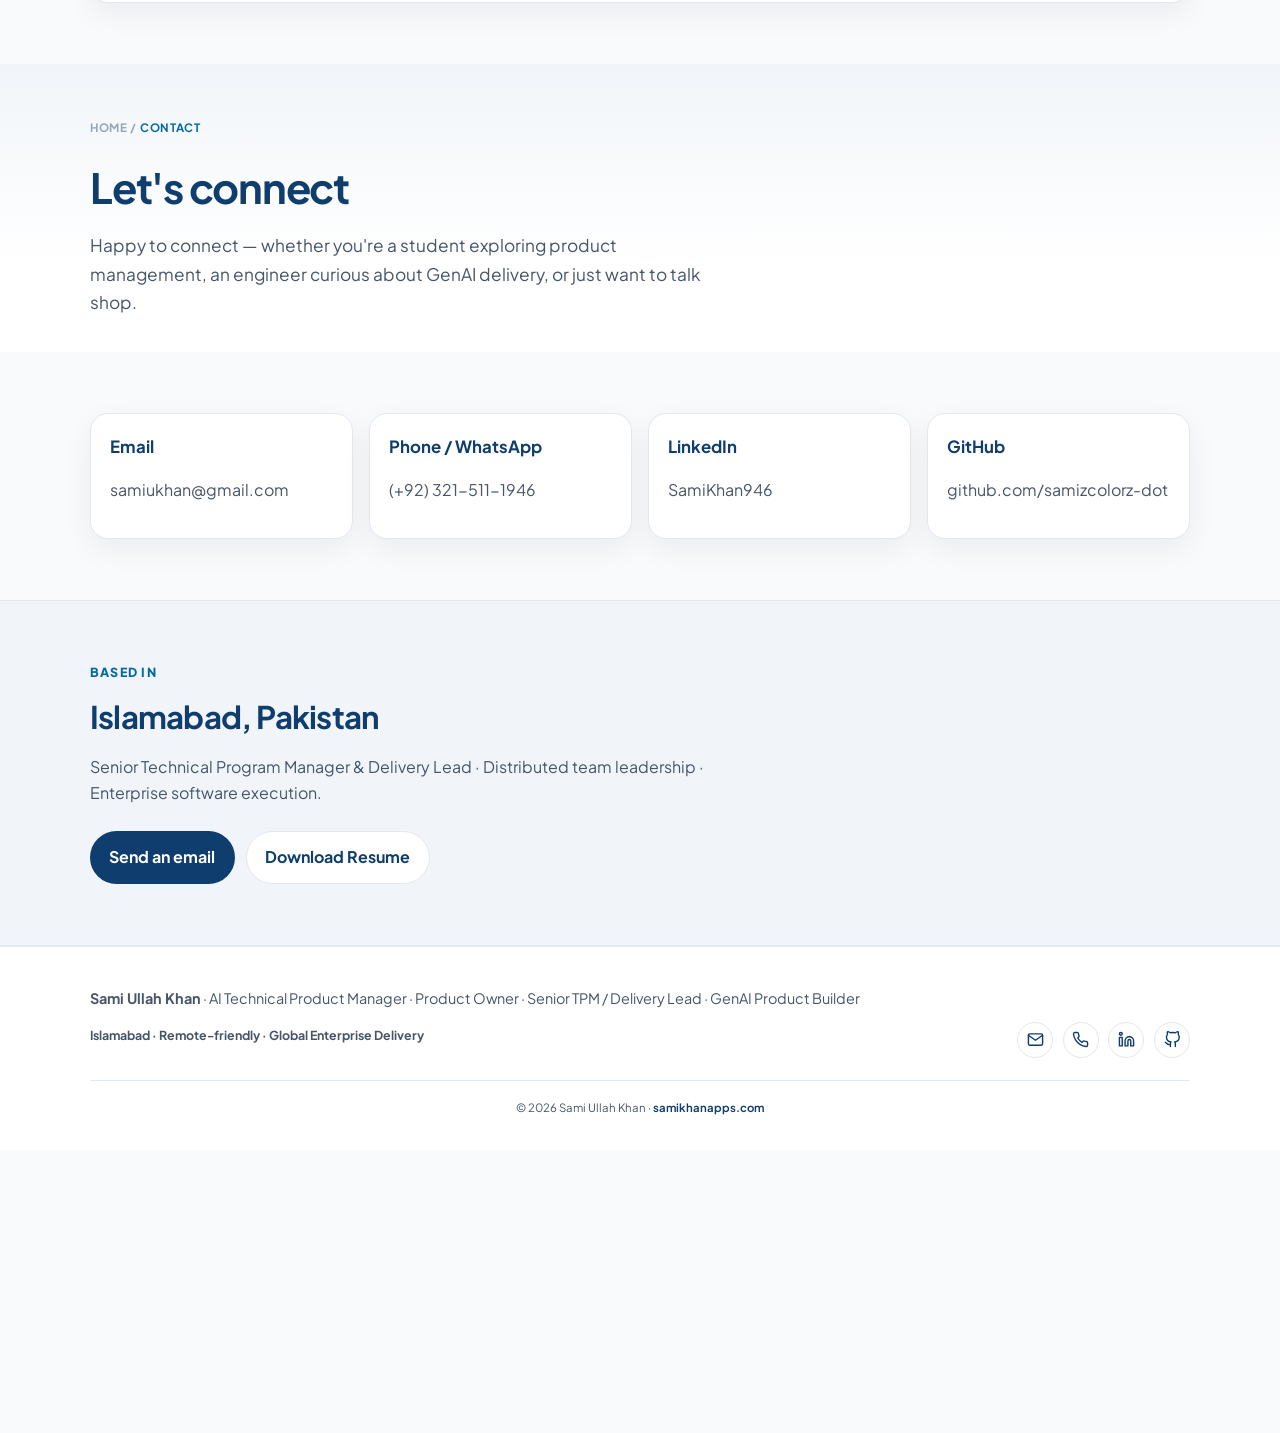
<file: products.html>
<!DOCTYPE html><html lang="en"><head>
<meta charset="utf-8"/><meta http-equiv="refresh" content="0;url=/projects/"/>
<title>Redirect · Sami Ullah Khan</title>
<link rel="canonical" href="https://samikhanapps.com/projects/"/>
<meta name="robots" content="noindex"/>
</head><body><p><a href="/projects/">Continue</a></p></body></html>
</file>
<file: css/styles.css>
:root{
  --bg:#f8fafc; --bg2:#ffffff; --panel:#ffffff; --line:#e2e8f0;
  --text:#0f172a; --muted:#475569; --brand:#0f3d6e; --brand2:#0369a1; --accent:#0284c7; --ok:#047857;
  --card:#ffffff; --soft:#f1f5f9; --max:1100px; --radius:18px;
  --shadow:0 10px 30px rgba(15,23,42,.06);
  --font:"Plus Jakarta Sans",Inter,ui-sans-serif,system-ui,-apple-system,Segoe UI,Roboto,sans-serif;
}
*{box-sizing:border-box} html{scroll-behavior:smooth}
body{margin:0;font-family:var(--font);background:var(--bg);color:var(--text);line-height:1.65;overflow-x:hidden}
img{max-width:100%;height:auto}
a{color:var(--brand2);text-decoration:none;overflow-wrap:anywhere} a:hover{text-decoration:underline}
.wrap{width:min(var(--max),calc(100% - 2rem));margin:0 auto}
.nav{position:sticky;top:0;z-index:40;backdrop-filter:blur(12px);background:rgba(238,239,251,.92);border-bottom:1px solid var(--line)}
.nav-inner{position:relative;display:flex;align-items:center;justify-content:space-between;gap:1rem;padding:.9rem 0;flex-wrap:wrap}
.brand-group{display:flex;align-items:center;gap:.6rem}
.logo{font-size:1.44rem;font-weight:800;letter-spacing:-.02em;color:var(--text);text-decoration:none}
.badge-pill{display:inline-flex;align-items:center;padding:.2rem .65rem;border-radius:999px;background:#e0f2fe;border:1px solid #bae6fd;color:#075985;font-size:.72rem;font-weight:700}
.menu-btn{display:none;align-items:center;justify-content:center;width:40px;height:40px;border-radius:10px;border:1px solid var(--line);background:#fff;color:var(--brand);cursor:pointer;flex:none}
.menu-btn svg{width:20px;height:20px}
.nav-links{display:flex;flex-wrap:wrap;gap:.2rem;align-items:center}
.nav-links a{color:var(--muted);font-size:.9rem;font-weight:600;text-decoration:none;padding:.4rem .65rem;border-radius:8px;transition:background .15s ease,color .15s ease}
.nav-links a:hover{color:var(--brand)}
.nav-links a.active{color:var(--brand2);background:#fff;border:1px solid var(--line);box-shadow:0 1px 3px rgba(15,23,42,.06)}
@media(max-width:768px){
  .menu-btn{display:inline-flex}
  .nav-links{display:none;position:absolute;top:100%;left:0;right:0;flex-direction:column;align-items:stretch;gap:0;background:#fff;border-bottom:1px solid var(--line);box-shadow:var(--shadow);padding:.4rem 1rem 1rem;max-height:calc(100vh - 60px);overflow-y:auto}
  .nav-links.open{display:flex}
  .nav-links a{padding:.75rem 0;border-top:1px solid var(--line);width:100%}
  .nav-links a:first-child{border-top:0}
  .nav-links .btn{margin-top:.7rem;width:100%}
}
.btn{display:inline-flex;align-items:center;justify-content:center;gap:.4rem;padding:.78rem 1.15rem;border-radius:999px;font-weight:700;border:1px solid transparent;text-decoration:none!important}
.btn-primary{background:var(--brand);color:#fff}.btn-primary:hover{background:#0b2f56}
.btn-secondary{background:#fff;color:var(--brand);border-color:var(--brand)}.btn-secondary:hover{background:#eef6ff}
.btn-ghost{background:#fff;color:var(--brand);border-color:var(--line)}.btn-ghost:hover{border-color:#94a3b8}
.hero{padding:4.5rem 0 3rem;background:linear-gradient(180deg,#f1f5f9 0%, #ffffff 70%)}
.page-hero{padding:3.4rem 0 1.2rem;background:linear-gradient(180deg,#f1f5f9 0%, #ffffff 70%)}
.page-hero h1,.page-hero h2{font-size:clamp(1.9rem,3.6vw,2.6rem);letter-spacing:-.03em;margin:0 0 .6rem;color:var(--brand)}
.breadcrumb{color:#94a3b8;font-size:.72rem;font-weight:700;text-transform:uppercase;letter-spacing:.06em;margin:0 0 1rem}
.breadcrumb a{color:#94a3b8;font-weight:700}
.breadcrumb a:hover{color:var(--brand)}
.breadcrumb span{color:var(--brand2)}
.hero-grid{display:grid;grid-template-columns:1.25fr .95fr;gap:2rem;align-items:center}
.hero-side{display:flex;flex-direction:column;align-items:center;gap:1rem}
.kicker{display:inline-flex;align-items:center;gap:.5rem;padding:.35rem .75rem;border-radius:999px;background:#e0f2fe;border:1px solid #bae6fd;color:#075985;font-size:.8rem;font-weight:700;margin-bottom:1rem}
.kicker::before{content:"";width:6px;height:6px;border-radius:50%;background:var(--brand2);flex:none}
.hero h1{font-size:clamp(2rem,4.6vw,3.1rem);line-height:1.1;letter-spacing:-.035em;margin:0 0 1rem;color:var(--text)}
.hero h1 em{font-style:normal;color:var(--brand2)}
.h1-name{display:block;font-size:.55em;letter-spacing:-.02em;color:var(--brand);margin-bottom:.35rem}
.sr-only{position:absolute;width:1px;height:1px;padding:0;margin:-1px;overflow:hidden;clip:rect(0,0,0,0);white-space:nowrap;border:0}
picture{display:contents}
.lead{font-size:1.08rem;color:var(--muted);max-width:48ch;margin:0 0 1rem}
.hero .lead{margin-bottom:1.8rem}
.actions{display:flex;flex-wrap:wrap;align-items:center;gap:.7rem}
.link-download{display:inline-flex;align-items:center;gap:.4rem;color:var(--muted);font-weight:600;font-size:.95rem}
.link-download:hover{color:var(--brand);text-decoration:none}
.link-download svg{width:16px;height:16px;flex:none}
.quote-card{display:flex;gap:.8rem;align-items:flex-start;background:#fff;border:1px solid var(--line);border-radius:var(--radius);box-shadow:var(--shadow);padding:1rem 1.2rem;margin-top:1.3rem;max-width:52ch}
.quote-mark{width:20px;height:20px;flex:none;color:var(--brand2);margin-top:.2rem}
.personality{color:#334155;font-size:.95rem;margin:0;font-style:italic}
.hero-card,.card,.job,.stat{background:var(--card);border:1px solid var(--line);border-radius:var(--radius);box-shadow:var(--shadow)}
.hero-card{padding:1.2rem;width:100%}
.hero-card-head{display:flex;align-items:center;justify-content:space-between;gap:.6rem;margin-bottom:.8rem}
.hero-card-head h3,.hero-card-title{margin:0;font-size:.95rem;font-weight:700;color:var(--brand)}
.verified-badge{display:inline-flex;align-items:center;gap:.35rem;padding:.25rem .6rem;border-radius:999px;background:#ecfdf5;border:1px solid #a7f3d0;color:#047857;font-size:.68rem;font-weight:800;flex:none}
.v-dot{width:6px;height:6px;border-radius:50%;background:#10b981;flex:none}
.outcomes-label{color:#64748b;font-size:.78rem;font-weight:600;flex:none}
.metric{display:flex;justify-content:space-between;gap:1rem;padding:.7rem 0;border-top:1px solid var(--line);font-size:.92rem}
.metric:first-of-type{border-top:0}
.metric strong{color:var(--text)}.metric span{color:var(--muted);text-align:right}
.num-blue{color:var(--brand2);font-style:normal}
.num-green{color:var(--ok);font-style:normal}
.live-chip{display:inline-block;background:#e0f2fe;color:#075985;border-radius:999px;padding:.05rem .5rem;font-weight:700;font-style:normal}
.hero-photo{display:flex;flex-direction:column;align-items:center;gap:.7rem}
.avatar-wrap{position:relative;width:210px;height:210px}
.avatar-dot{position:absolute;bottom:8px;right:8px;width:20px;height:20px;border-radius:50%;background:#10b981;border:3px solid #fff;box-shadow:0 2px 6px rgba(0,0,0,.15)}
.status-badge{display:inline-flex;align-items:center;gap:.45rem;padding:.35rem .8rem;border-radius:999px;background:#ecfdf5;border:1px solid #a7f3d0;color:#047857;font-size:.78rem;font-weight:700}
.status-dot{position:relative;width:8px;height:8px;border-radius:50%;background:#10b981;flex:none}
.status-dot::after{content:"";position:absolute;inset:-4px;border-radius:50%;background:#10b981;opacity:.55;animation:pulse-ring 1.8s ease-out infinite}
@keyframes pulse-ring{0%{transform:scale(.6);opacity:.55}100%{transform:scale(2.1);opacity:0}}
@media(prefers-reduced-motion:reduce){.status-dot::after{animation:none;opacity:0}}
.avatar{width:210px;height:210px;border-radius:50%;object-fit:cover;border:3px solid #7dd3fc;box-shadow:0 0 0 8px rgba(14,165,233,.12),0 16px 40px rgba(15,23,42,.12)}
.avatar-ring{position:absolute;inset:-10px;border-radius:50%;border:1px dashed rgba(3,105,161,.28);pointer-events:none}
.stats{display:grid;grid-template-columns:repeat(4,1fr);gap:.8rem;margin-top:2rem}
.stat{padding:1.4rem 1.2rem}.stat b{display:block;font-size:clamp(2rem,4vw,2.6rem);color:var(--text);letter-spacing:-.03em;line-height:1.05}.stat span{color:var(--muted);font-size:.88rem}
.stat.stat-accent b{color:var(--brand2)}
section{padding:3.8rem 0} section.alt{background:var(--soft);border-block:1px solid var(--line)}
.section-kicker{color:var(--brand2);font-size:.78rem;font-weight:800;letter-spacing:.1em;text-transform:uppercase;margin:0 0 .55rem}
h2{font-size:clamp(1.45rem,2.8vw,1.95rem);letter-spacing:-.025em;margin:0 0 .7rem;color:var(--brand)}
.section-lead{color:var(--muted);max-width:60ch;margin:0 0 1.5rem}
.section-lead a,.lead a{text-decoration:underline;text-underline-offset:2px}
.grid-2{display:grid;grid-template-columns:1.1fr .9fr;gap:1.1rem}
.grid-3{display:grid;grid-template-columns:repeat(3,1fr);gap:1rem}
.card{padding:1.2rem}.card h3{margin:0 0 .45rem;font-size:1.05rem;color:var(--brand)}.card p,.card li{color:var(--muted)}
.card-footnote{display:flex;align-items:center;gap:.5rem;padding-top:1rem;margin-top:1rem;border-top:1px solid var(--line);color:var(--muted);font-size:.82rem;font-weight:600}
.card-footnote svg{width:16px;height:16px;color:var(--brand2);flex:none}
.mini-label{font-size:.72rem;font-weight:800;text-transform:uppercase;letter-spacing:.05em;color:var(--text);margin:0 0 .6rem}
.quote-box{background:var(--soft);border:1px solid var(--line);border-radius:12px;padding:.85rem 1rem;font-style:italic;color:#334155;font-size:.9rem;margin:0 0 1.3rem}
.list{margin:0;padding-left:1.1rem}.list li{margin:.35rem 0}
.chips{display:flex;flex-wrap:wrap;gap:.4rem;margin-top:.85rem}
.chip{background:#eef6ff;border:1px solid #dbeafe;color:#1e3a8a;border-radius:999px;padding:.26rem .62rem;font-size:.76rem;font-weight:650}
.core-badge{display:inline-block;vertical-align:middle;margin-left:.4rem;padding:.15rem .5rem;border-radius:999px;background:var(--brand2);color:#fff;font-size:.62rem;font-weight:800;letter-spacing:.05em}
.bring-list{list-style:none;margin:0 0 1.1rem;padding:0}
.bring-list li{display:flex;flex-wrap:wrap;align-items:baseline;gap:.5rem;padding:.65rem 0;border-top:1px solid var(--line)}
.bring-list li:first-child{border-top:0}
.bring-dot{width:6px;height:6px;border-radius:50%;background:var(--text);flex:none;align-self:center}
.bring-list strong{color:var(--text);min-width:170px;flex:none}
.bring-list span{color:var(--muted);flex:1 1 240px}
.expertise-group{margin-top:1.5rem;padding-top:1.5rem;border-top:1px solid var(--line)}
.expertise-group:first-child{margin-top:0;padding-top:0;border-top:0}
.expertise-group h3,.expertise-group h4{margin:0 0 .7rem;font-size:.72rem;font-weight:800;text-transform:uppercase;letter-spacing:.05em;color:#64748b}
.tile-grid{display:grid;grid-template-columns:repeat(auto-fill,minmax(150px,1fr));gap:.6rem;grid-auto-rows:1fr}
.tile{display:flex;align-items:center;gap:.55rem;background:var(--soft);border:1px solid var(--line);border-radius:12px;padding:.65rem .75rem;font-size:.85rem;font-weight:650;color:var(--text)}
.tile svg{flex:none;width:18px;height:18px;color:var(--brand2)}
.tile-accent{background:#eff6ff;border-color:#bfdbfe;color:#1e3a8a}
@media(max-width:600px){
  .tile-grid{grid-template-columns:repeat(auto-fill,minmax(130px,1fr))}
  /* Two-line labels ("Google AI Studio") set the row height. grid-auto-rows
     equalises tiles inside one grid; this keeps the three skill groups
     matching each other too, so every tile is the same size on mobile. */
  .tile{min-height:68px}
}
.timeline{display:grid;gap:1rem}
.job{padding:1.2rem}
.job-top{display:flex;justify-content:space-between;gap:1rem;flex-wrap:wrap;margin-bottom:.45rem}
.job-top strong{font-size:1.02rem;color:var(--text)}.when{color:var(--muted);font-size:.88rem}
.job h3,.job h4{margin:.15rem 0 .55rem;color:var(--brand2);font-size:.92rem;font-weight:700}
.proj{display:flex;flex-direction:column;gap:.5rem;min-height:100%;transition:transform .2s ease,box-shadow .2s ease;cursor:default}
.proj:hover{transform:translateY(-6px);box-shadow:0 18px 40px -12px rgba(15,23,42,.18)}
.proj .links{margin-top:auto;padding-top:.45rem}
.proj-role{margin:0;font-size:.85rem;color:var(--muted)}
.proj-role strong{color:var(--text)}
.proj-meta{margin:0 0 .5rem;font-size:.82rem;color:var(--muted);font-style:italic}
.proj-banner{height:100px;border-radius:var(--radius) var(--radius) 0 0;margin:-1.2rem -1.2rem .9rem;display:flex;align-items:center;justify-content:center;color:#fff;font-weight:800;font-size:1.6rem;letter-spacing:-.02em;overflow:hidden}
.proj-banner img{width:100%;height:100%;object-fit:cover;object-position:top center;display:block}
.proj-banner.proj-shot{height:170px}
.social-row{display:flex;gap:.6rem;margin-top:.9rem}
.social-icon{display:inline-flex;align-items:center;justify-content:center;width:36px;height:36px;border-radius:50%;background:#fff;border:1px solid var(--line);color:var(--brand);flex:none}
.social-icon:hover{background:var(--brand);color:#fff;border-color:var(--brand)}
.social-icon svg{width:17px;height:17px}
.footer-inner{display:flex;justify-content:space-between;align-items:flex-end;gap:1rem;flex-wrap:wrap}
@media(max-width:600px){.footer-inner{flex-direction:column;align-items:flex-start}}
.tag{display:inline-block;color:var(--ok);font-size:.72rem;font-weight:800;letter-spacing:.05em;text-transform:uppercase;margin-bottom:.3rem}
.contact{display:grid;grid-template-columns:repeat(auto-fit,minmax(220px,1fr));gap:1rem}
.contact a.card{color:inherit;text-decoration:none}.contact a.card:hover{border-color:#7dd3fc}
.footer{border-top:1px solid var(--line);padding:1.6rem 0 2rem;color:var(--muted);font-size:.9rem;background:#fff}
.footer-meta{font-size:calc(.9rem - 2px)}
.footer a{color:var(--brand);font-weight:650}
.footer-bottom{margin-top:1.4rem;padding-top:1.1rem;border-top:1px solid var(--line);text-align:center}
.footer-copy{margin:0;color:var(--muted);font-size:calc(.9rem - 3px)}
.footer-links{display:flex;align-items:center;gap:1.1rem;flex-wrap:wrap}
.footer-links a{color:var(--muted);font-weight:600}
.footer-links a:hover{color:var(--brand)}
.footer-tag{color:#94a3b8;padding-left:1.1rem;border-left:1px solid var(--line);font-size:.85rem}
@media(max-width:900px){
  .hero-grid,.grid-2,.contact{grid-template-columns:1fr}
  .stats,.grid-3{grid-template-columns:repeat(2,1fr)}
  .avatar-wrap,.avatar{width:160px;height:160px}
  section{padding:2.8rem 0}
  .hero{padding:3rem 0 2rem}
  .page-hero{padding:2.4rem 0 1rem}
}
@media(max-width:480px){
  .stats,.grid-3{grid-template-columns:1fr}
  .wrap{width:min(var(--max),calc(100% - 1.5rem))}
  .btn{width:100%}
  .actions{flex-direction:column}
  .avatar-wrap,.avatar{width:130px;height:130px}
}
</file>
